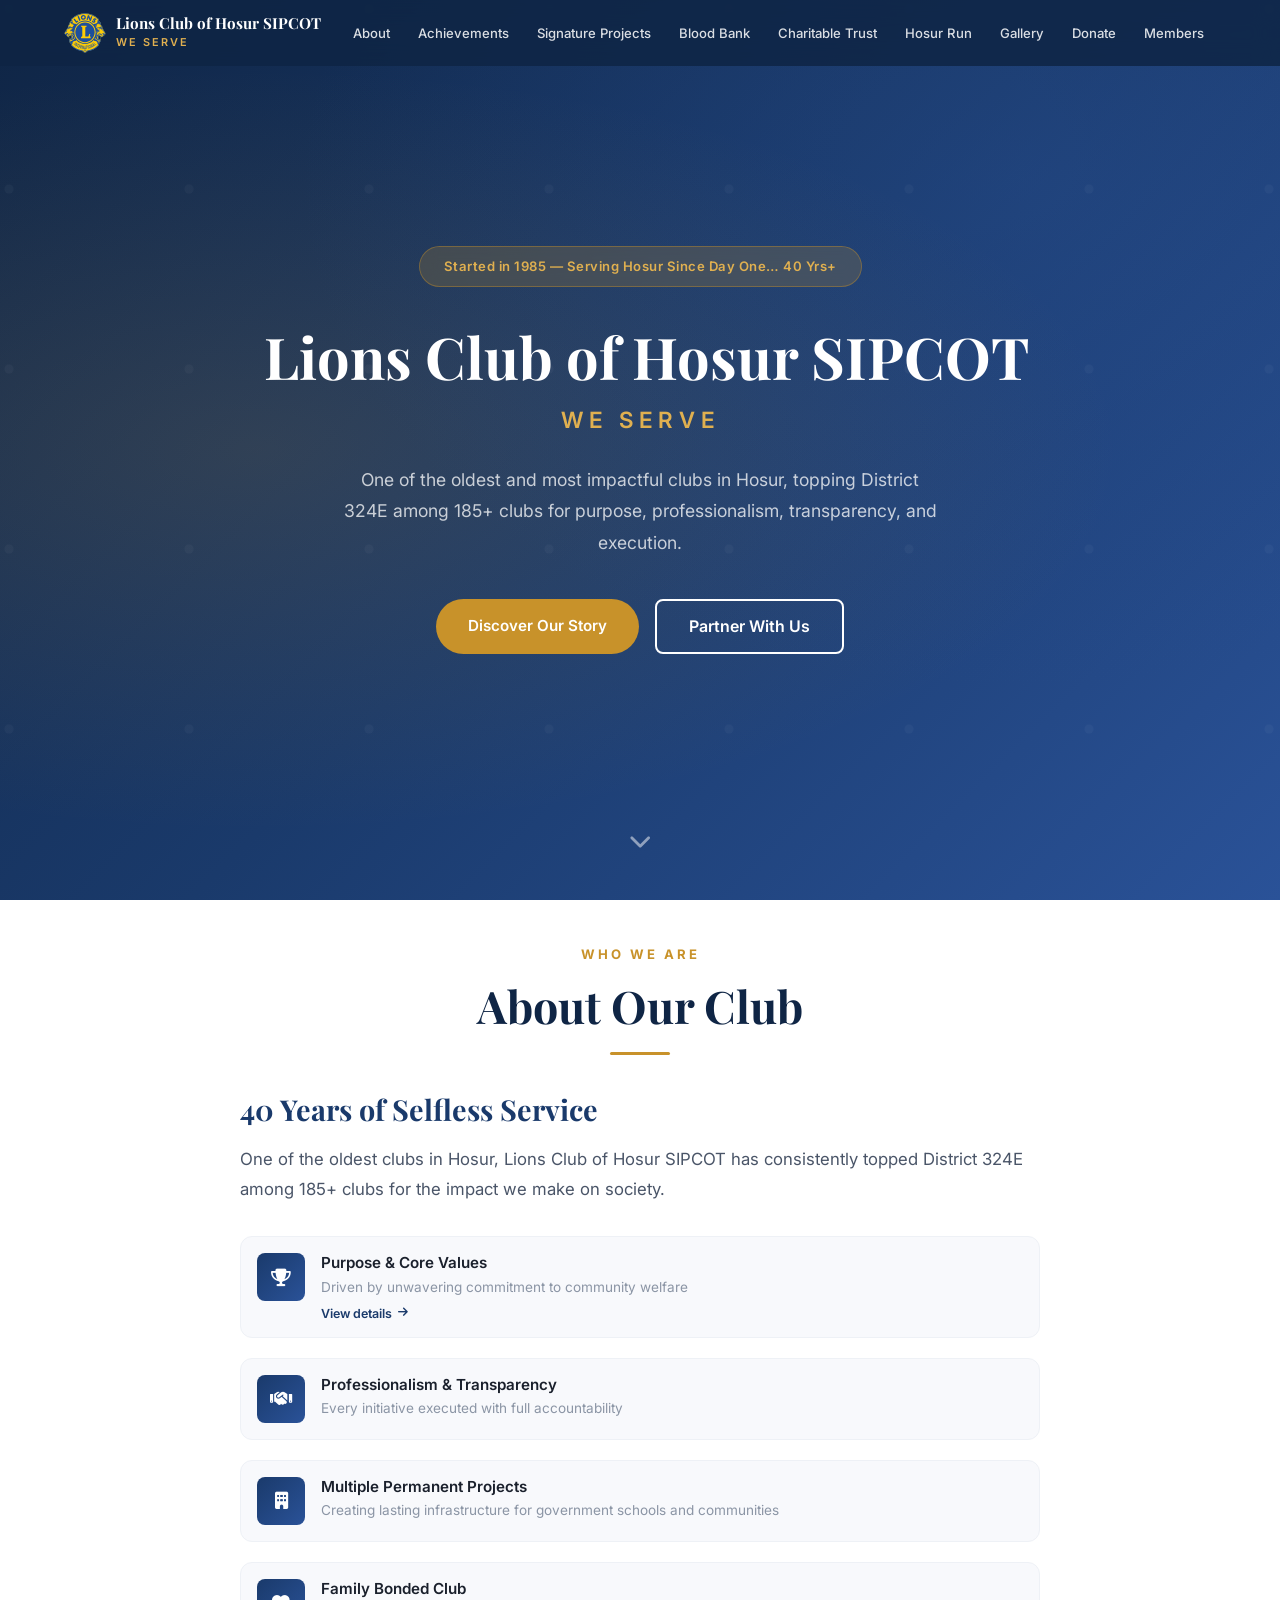
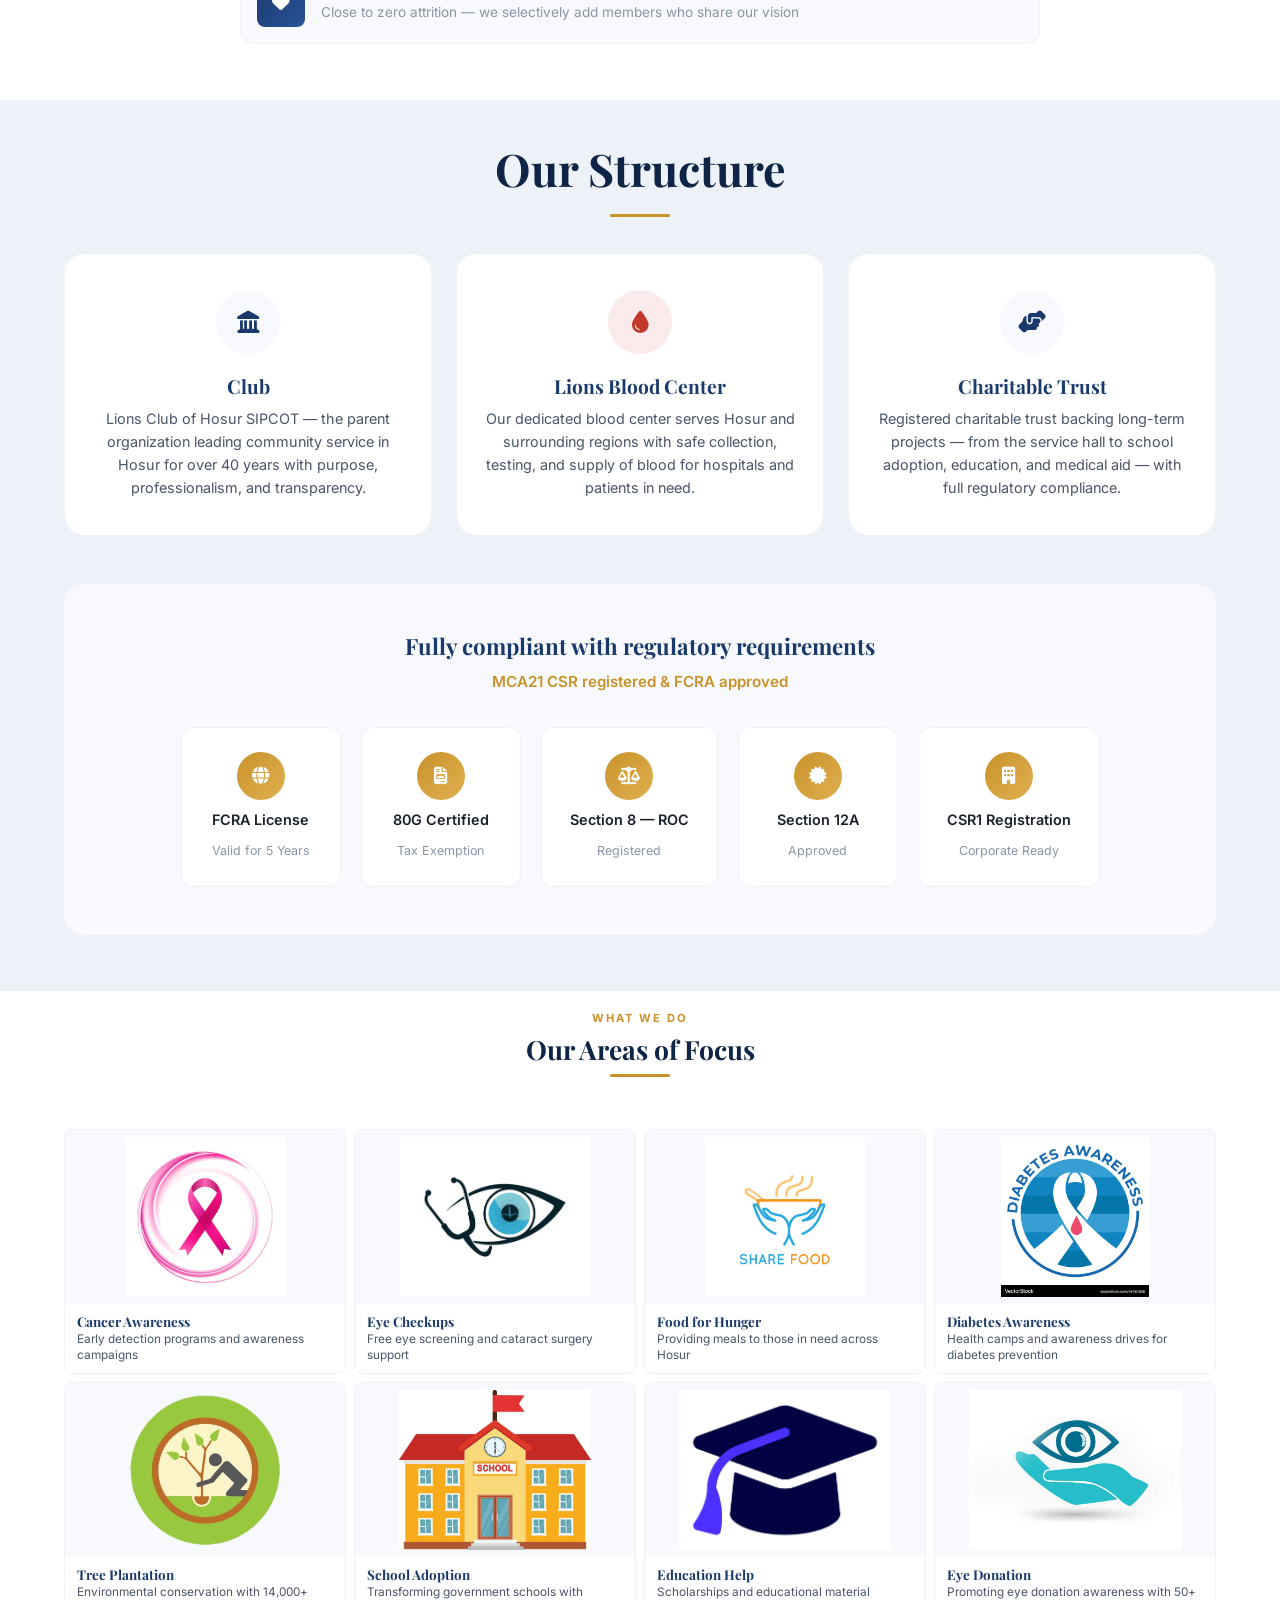
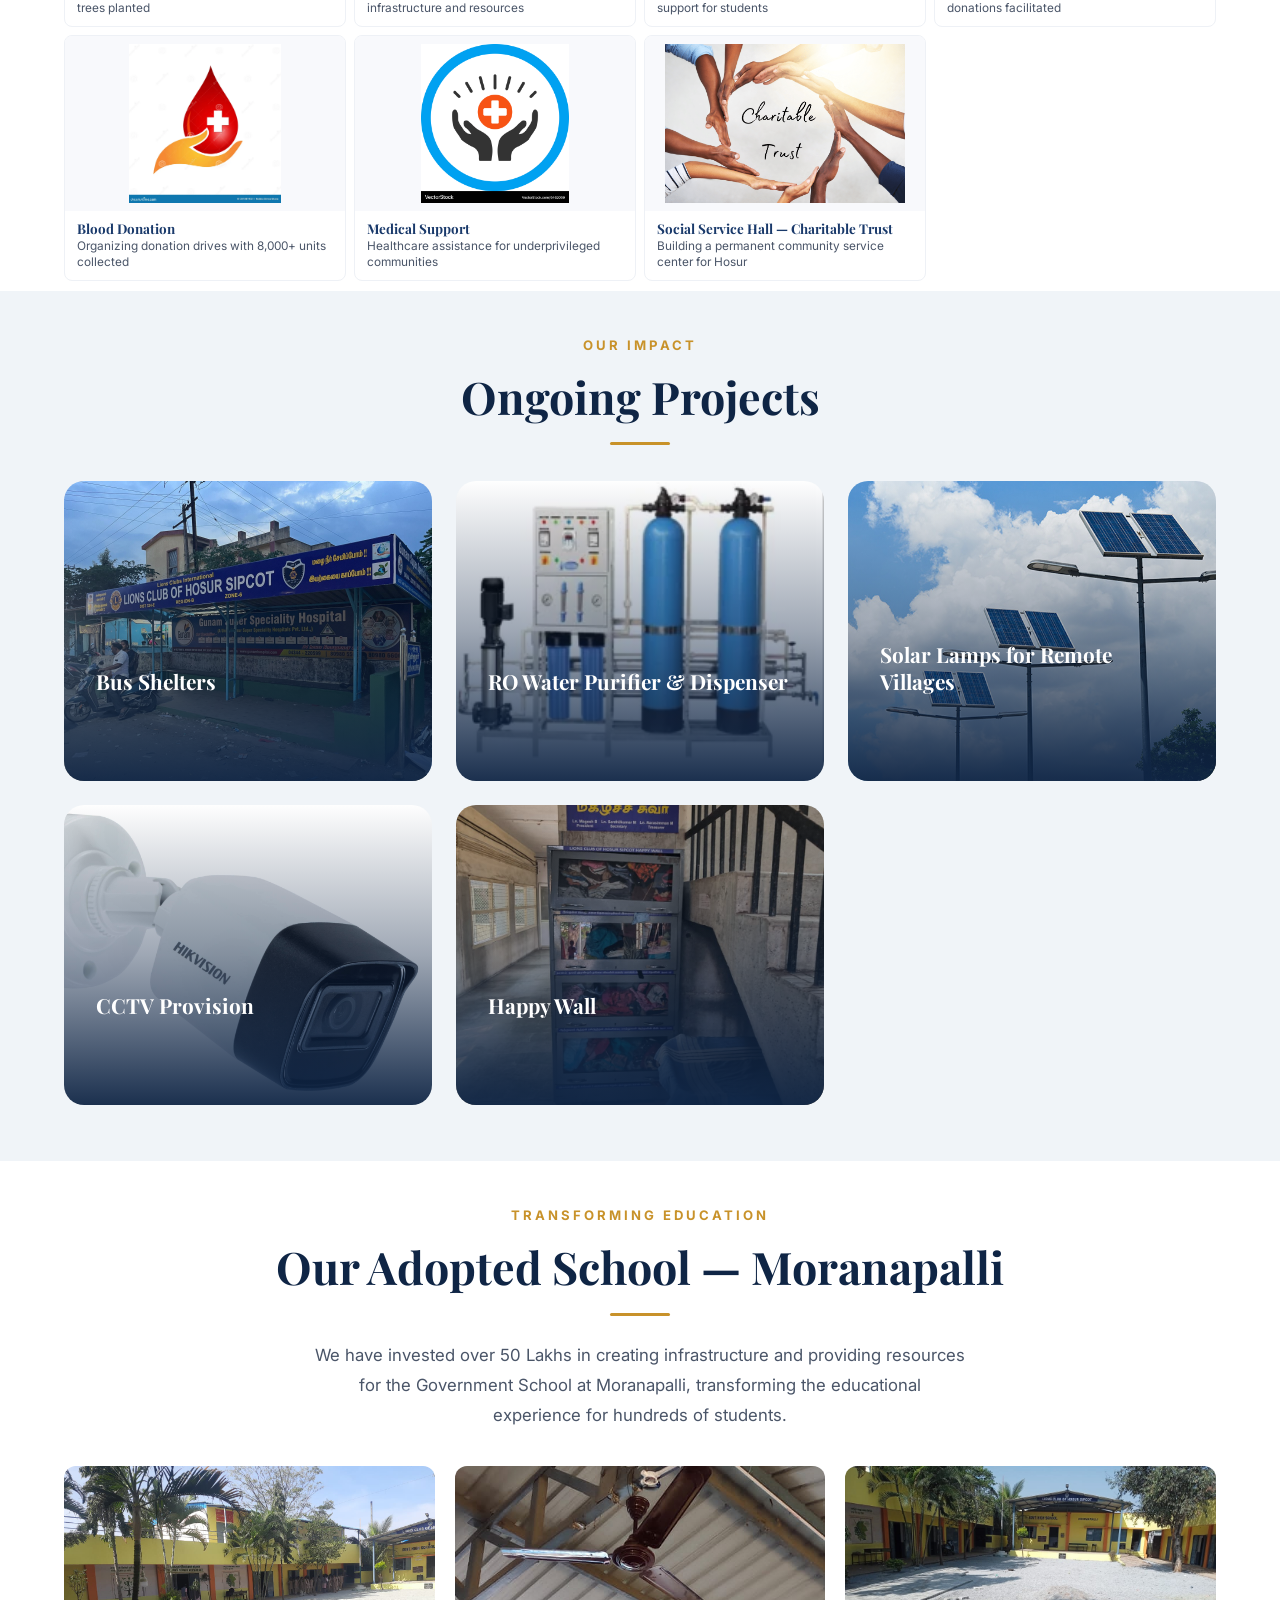
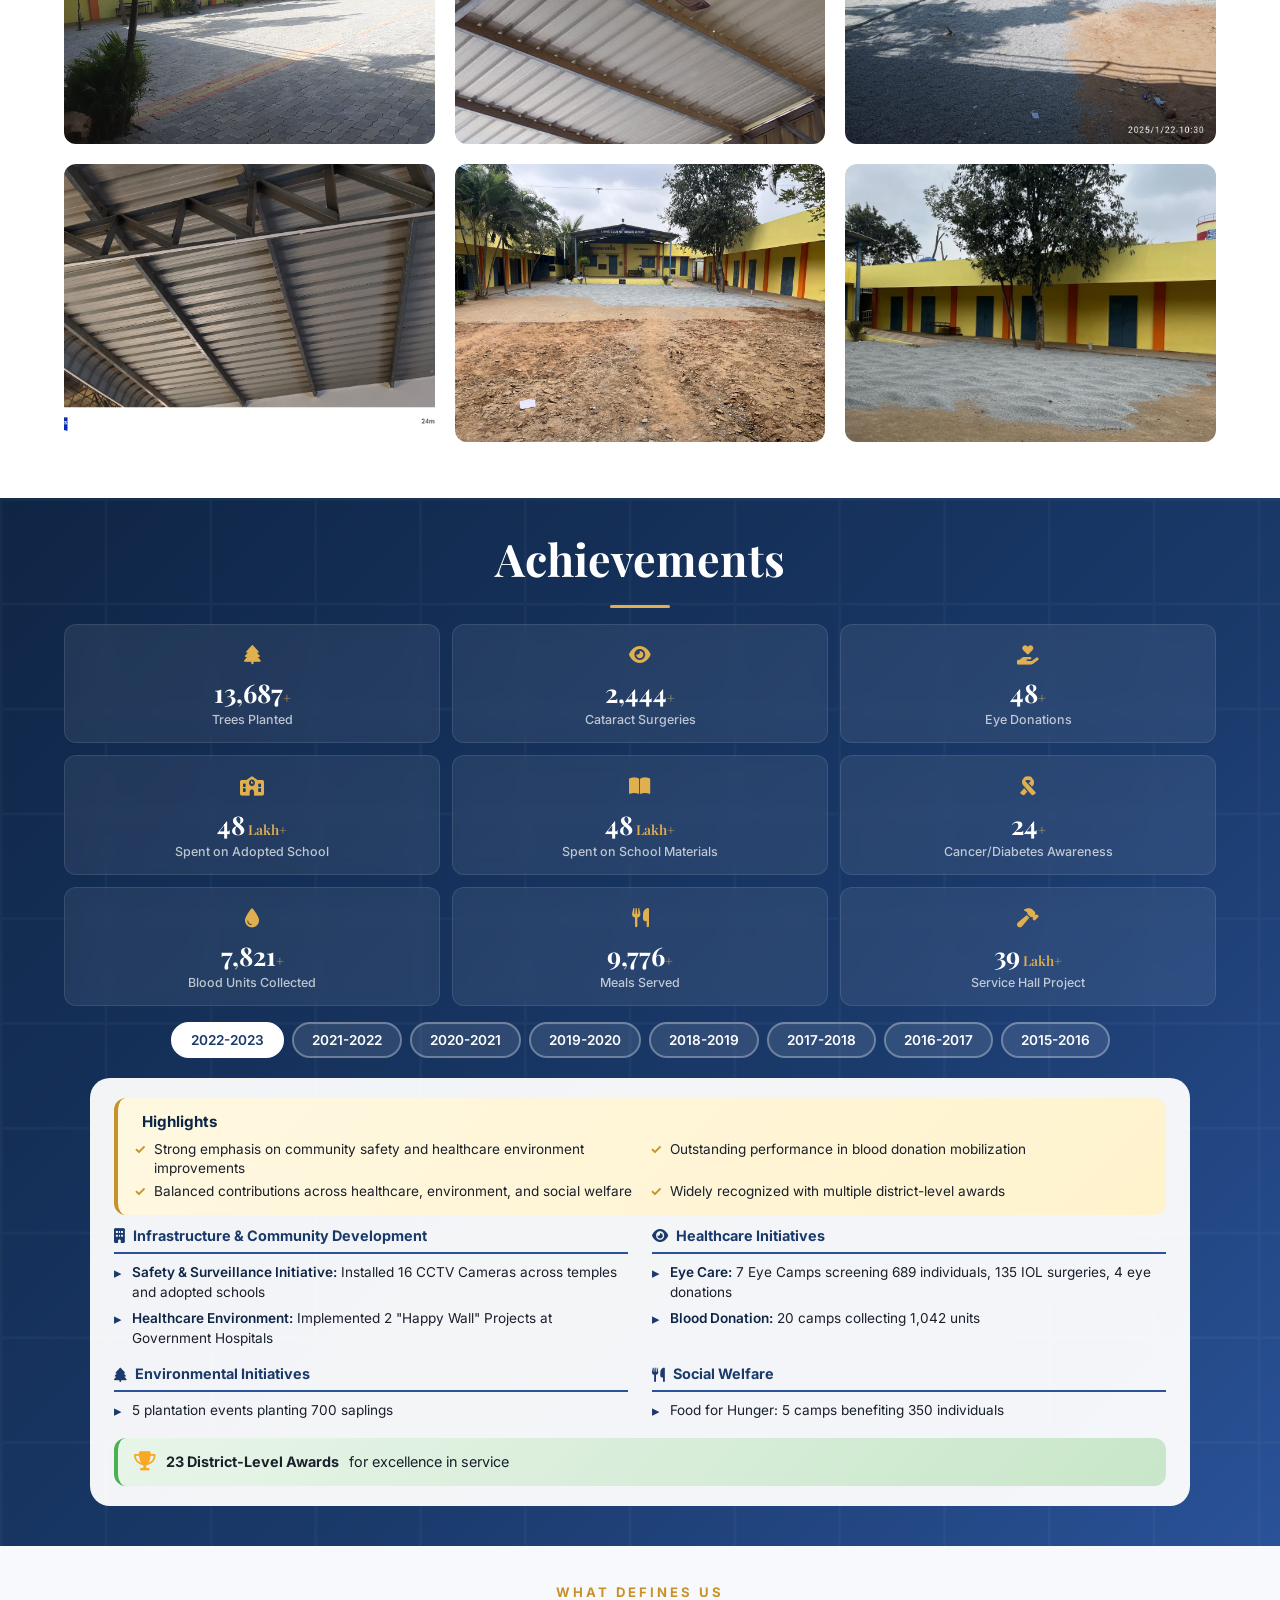
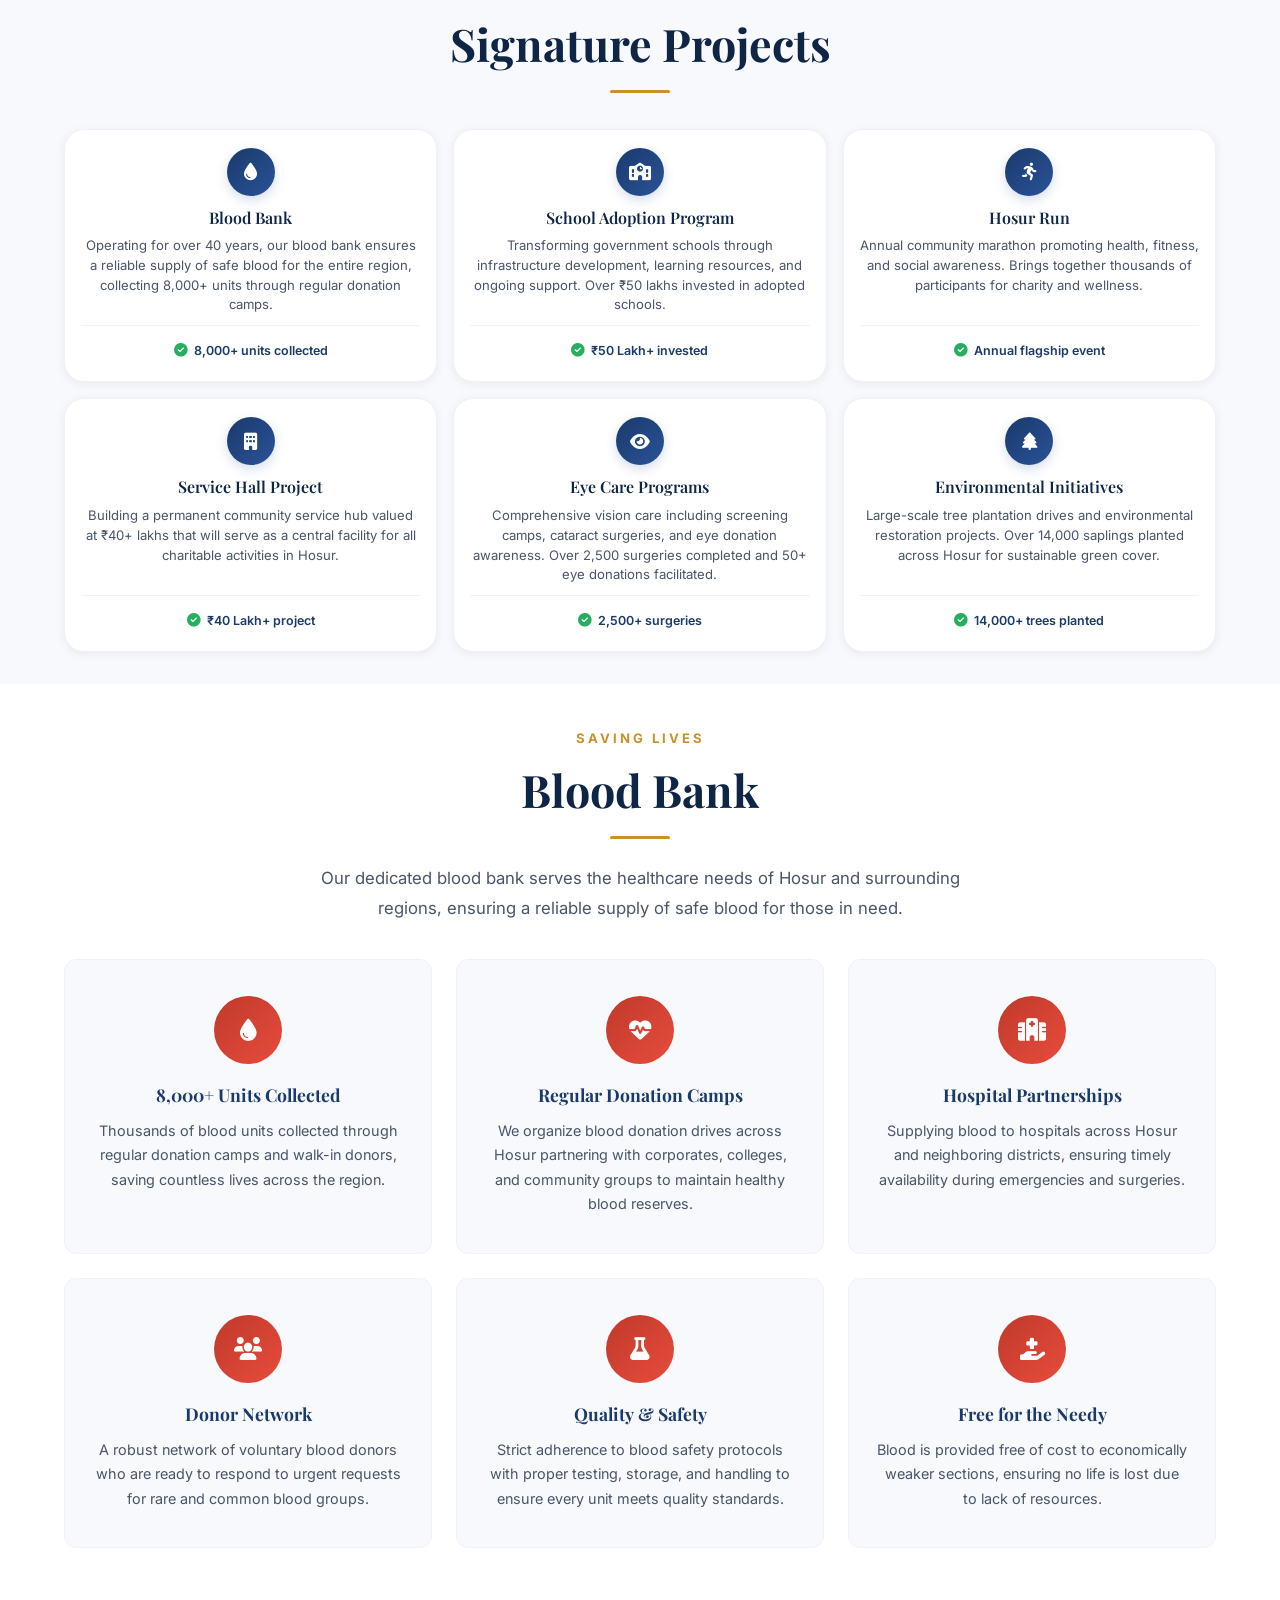
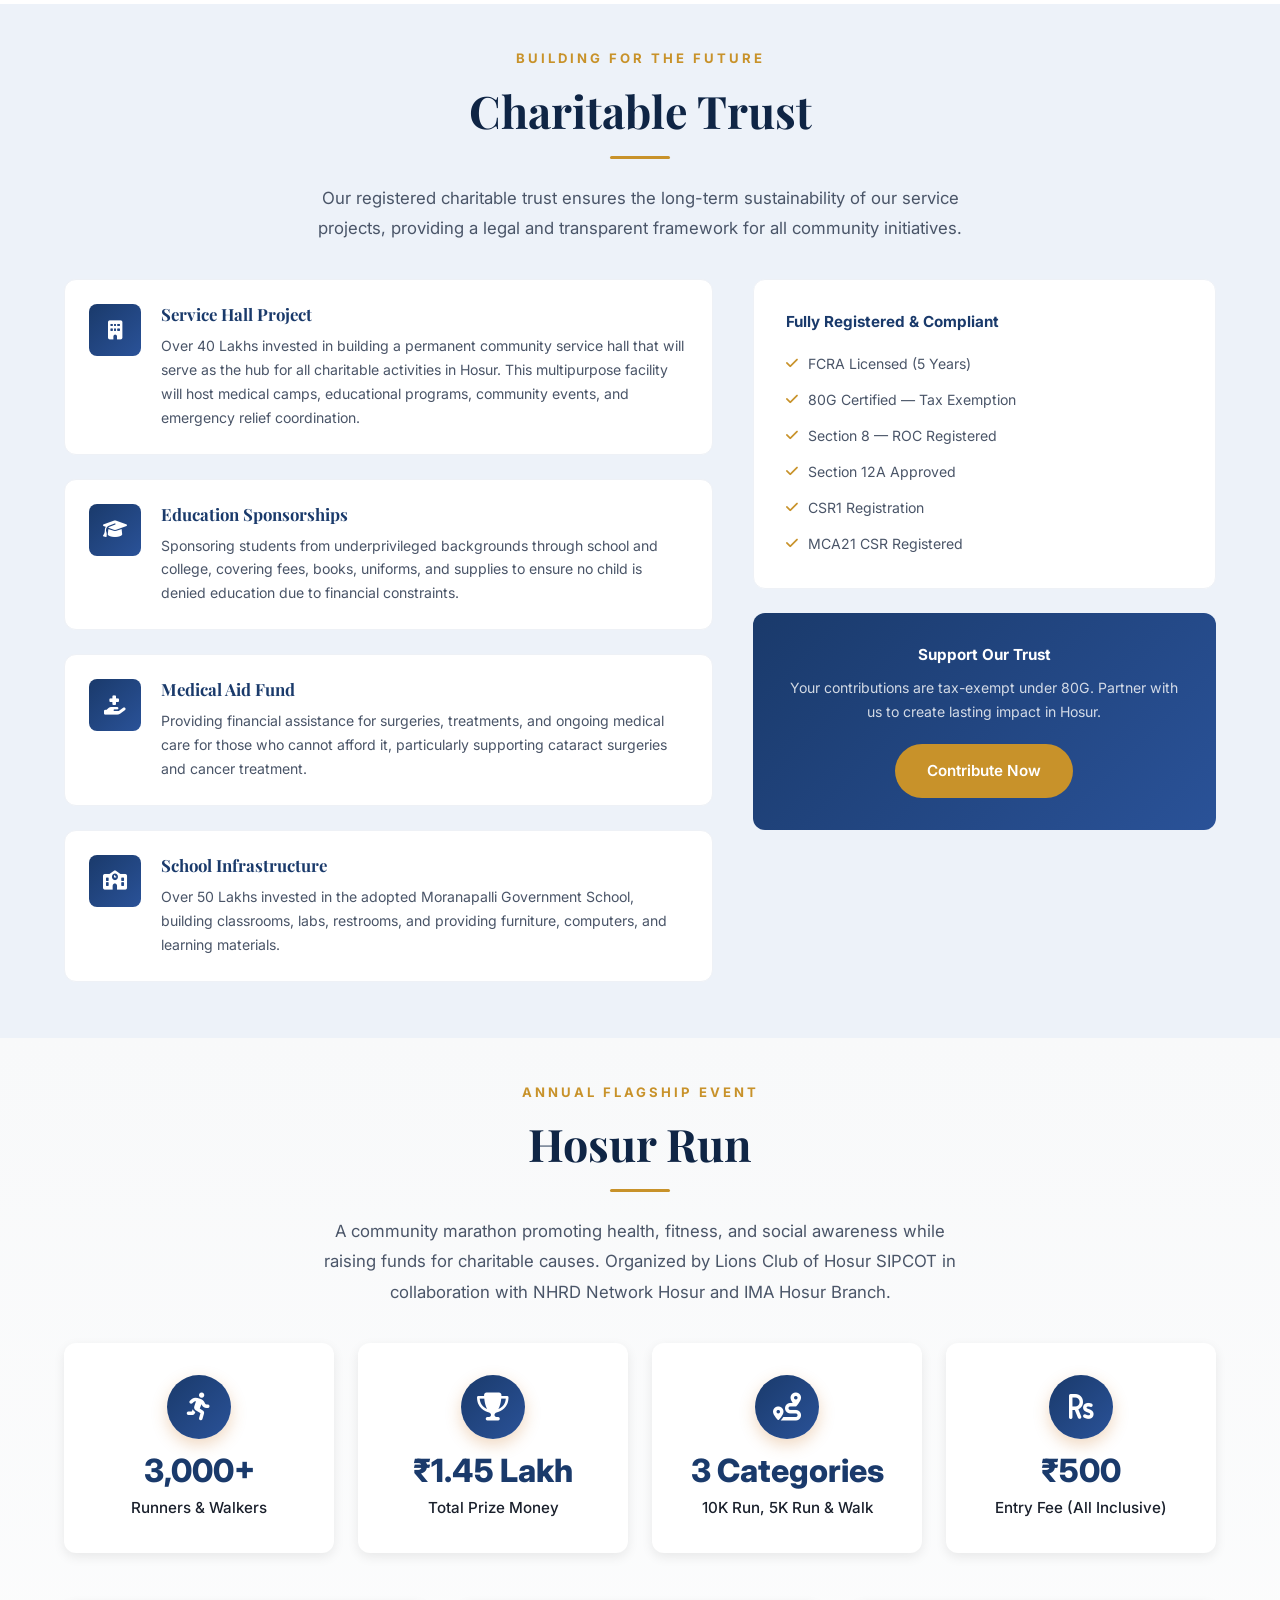
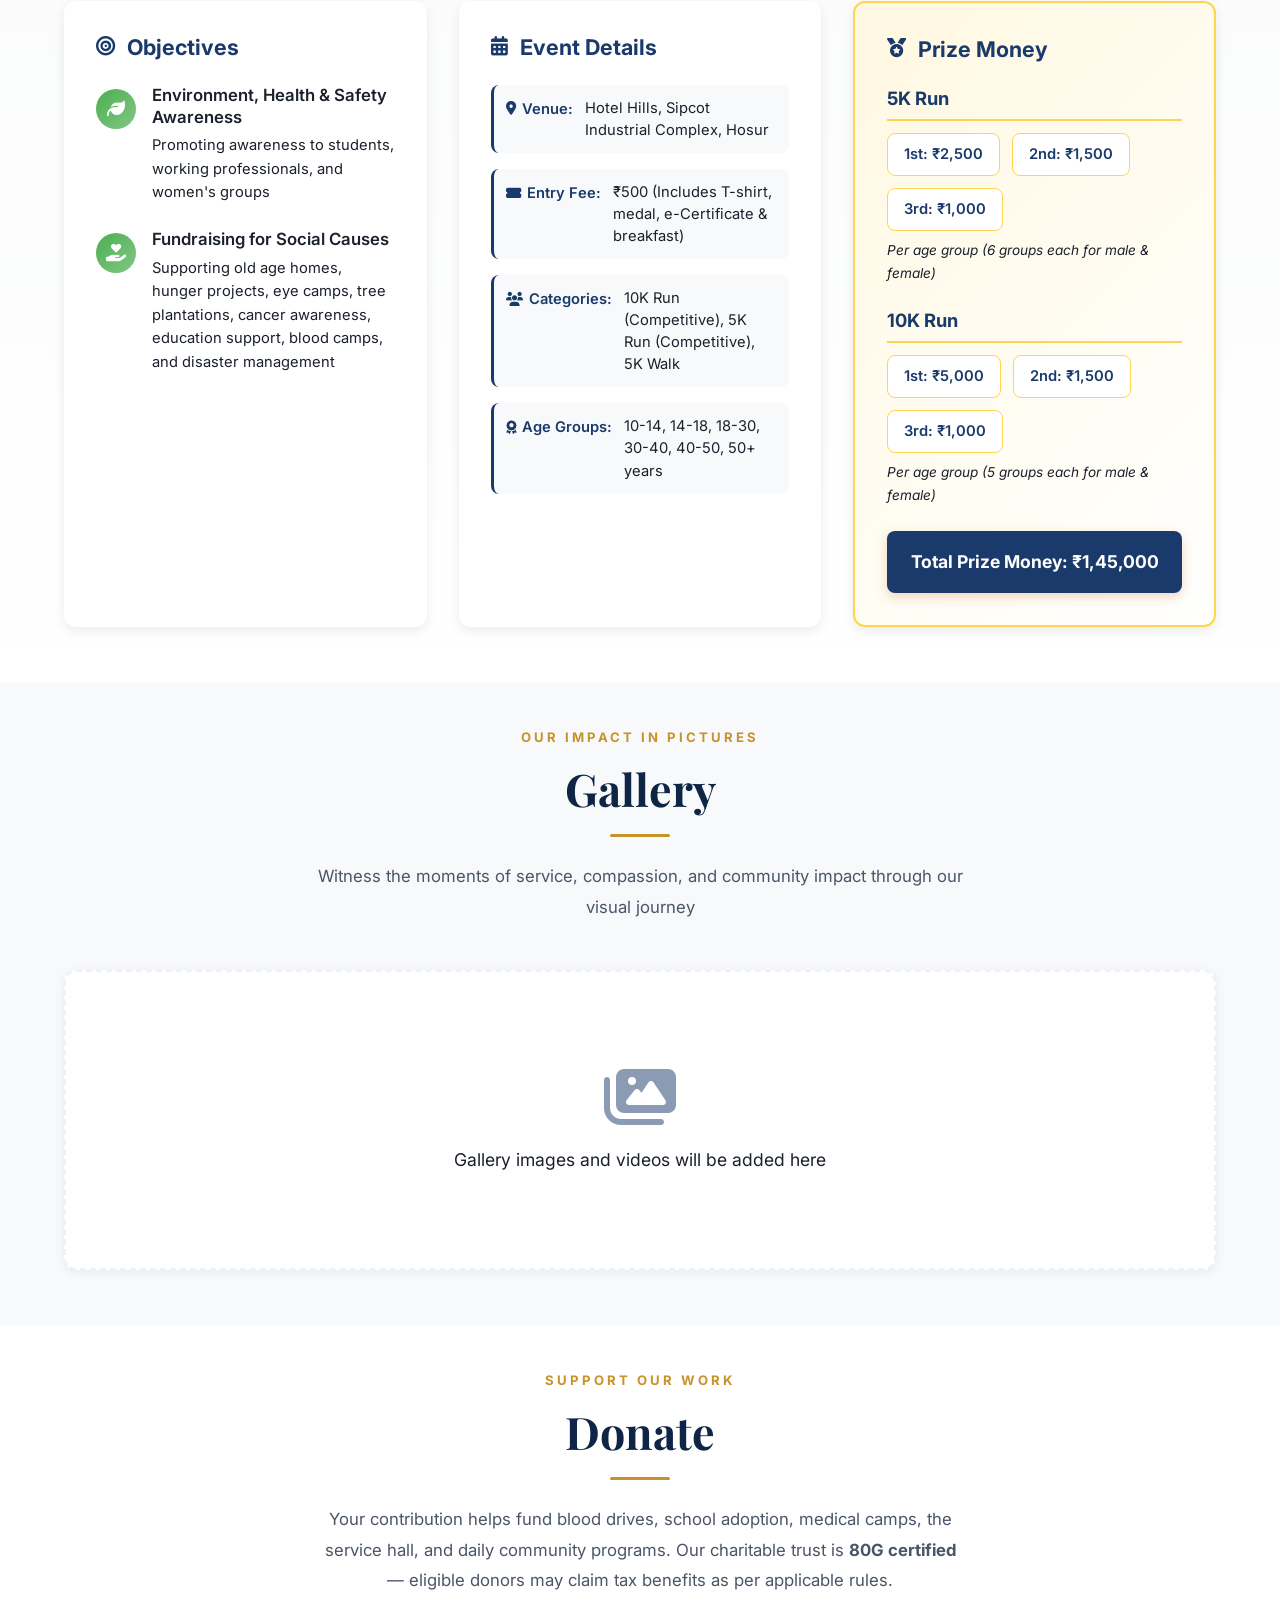
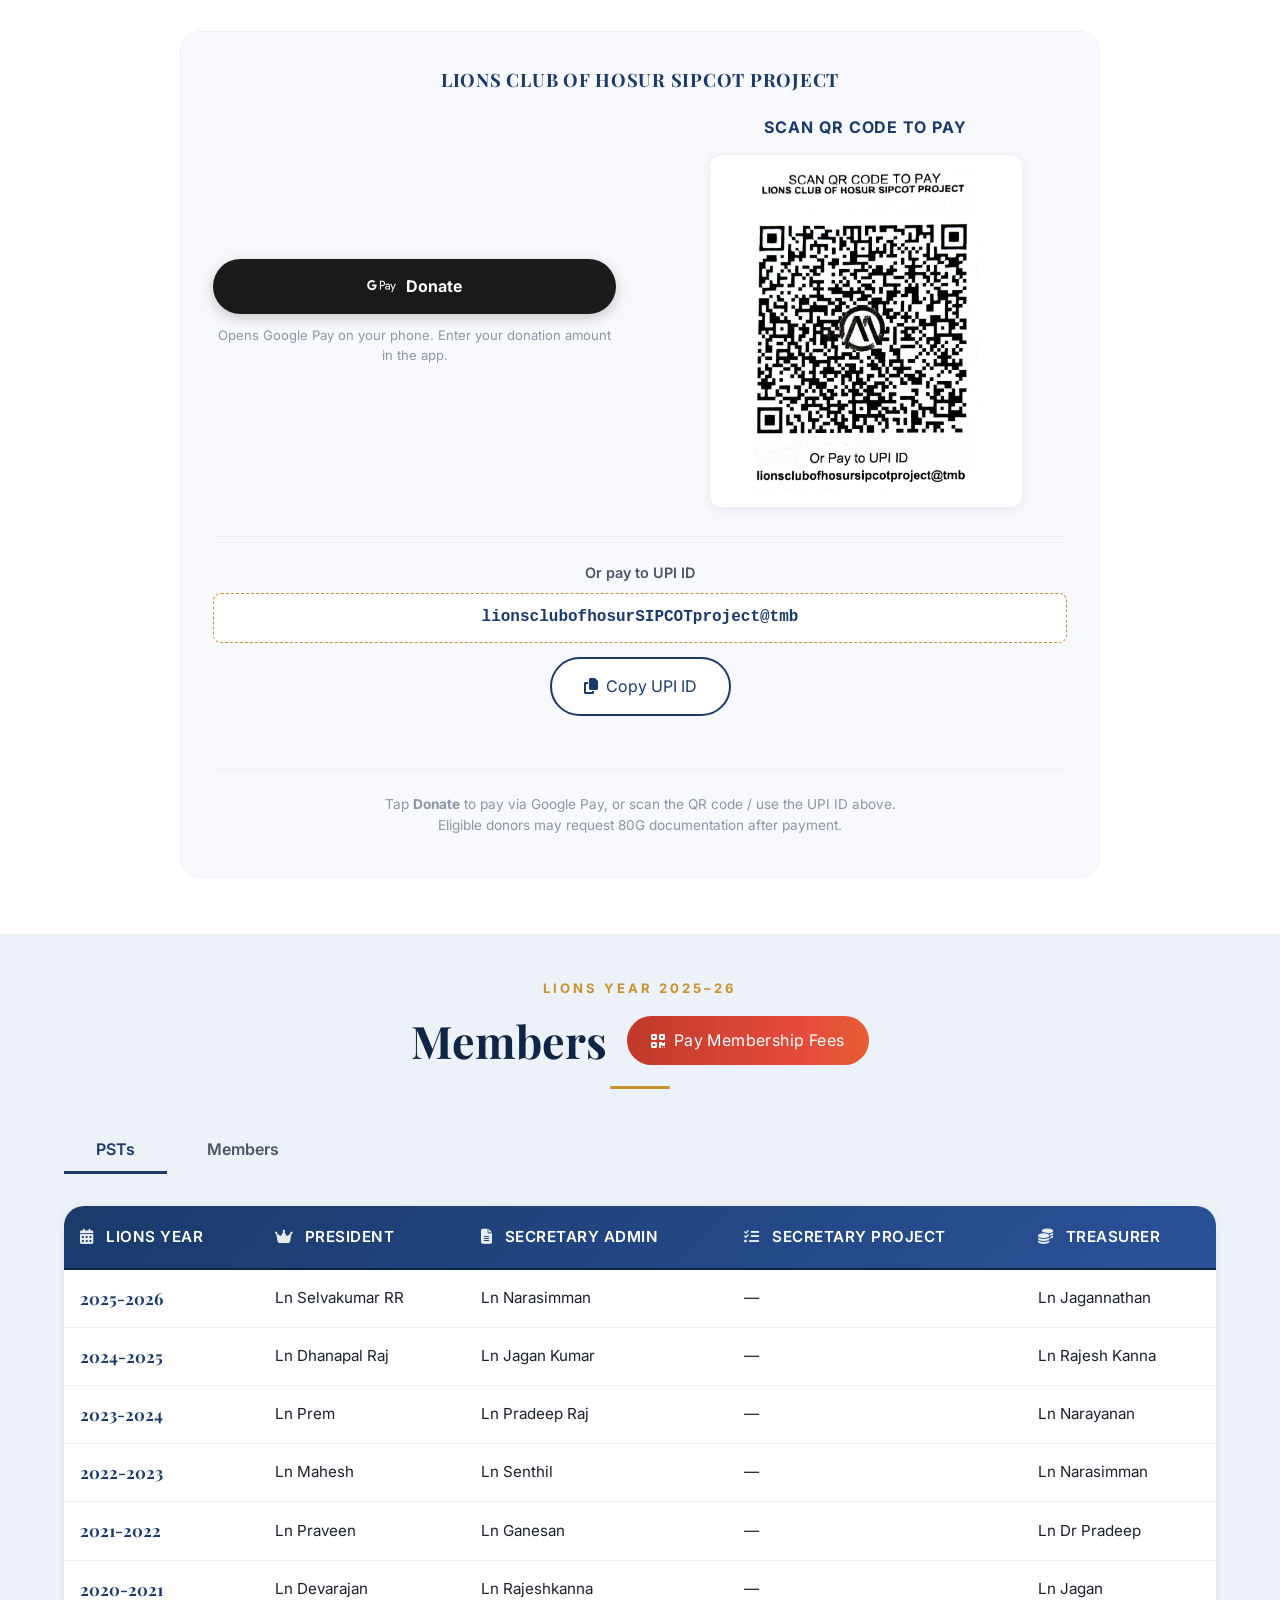
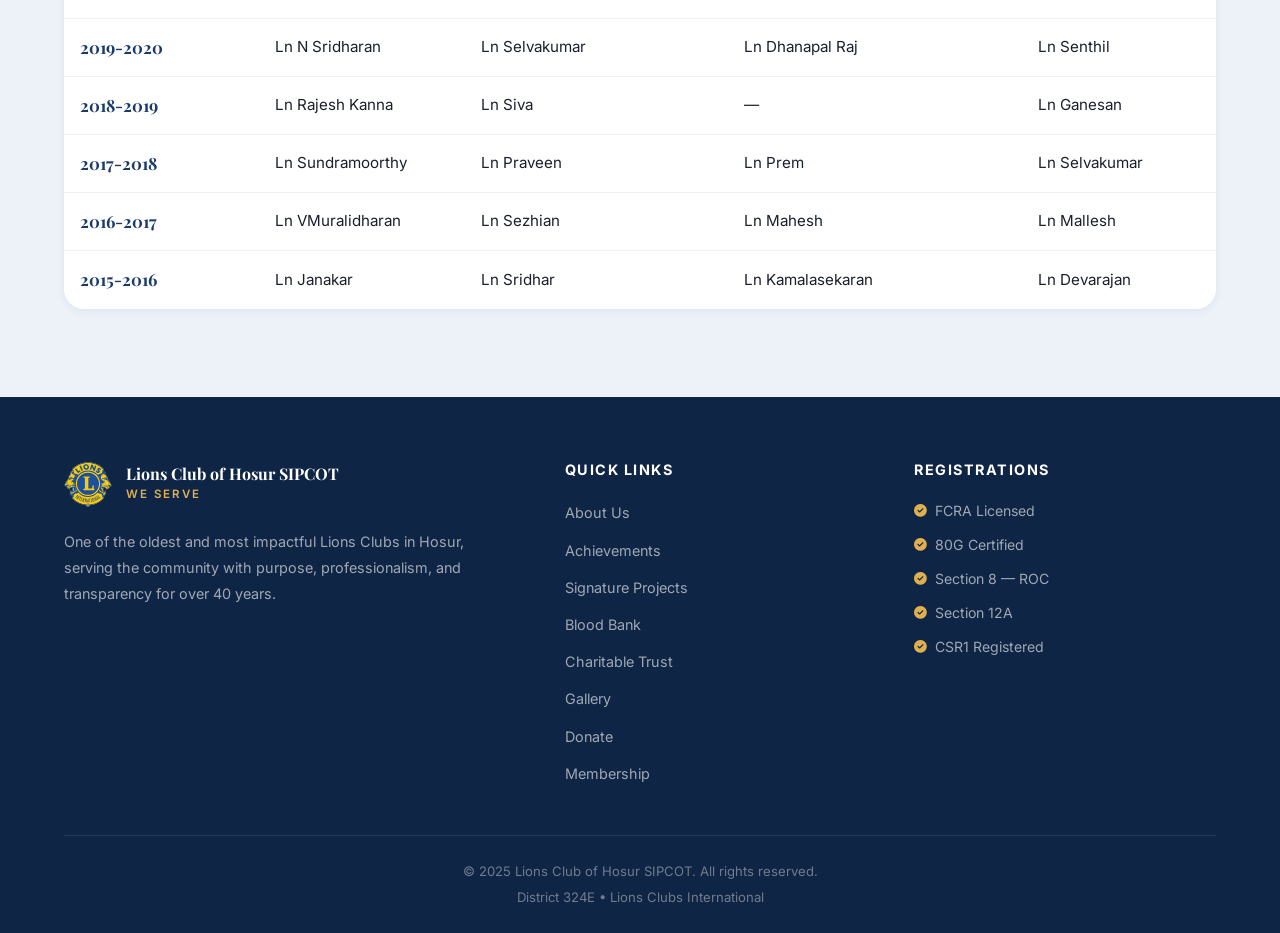
<file: index.html>
<!DOCTYPE html>
<html lang="en">
<head>
  <meta charset="UTF-8">
  <meta name="viewport" content="width=device-width, initial-scale=1.0">
  <title>Lions Club of Hosur SIPCOT | We Serve</title>
  <link rel="stylesheet" href="styles.css">
  <link rel="preconnect" href="https://fonts.googleapis.com">
  <link rel="preconnect" href="https://fonts.gstatic.com" crossorigin>
  <link href="https://fonts.googleapis.com/css2?family=Playfair+Display:wght@400;600;700&family=Inter:wght@300;400;500;600;700&display=swap" rel="stylesheet">
  <link rel="stylesheet" href="https://cdnjs.cloudflare.com/ajax/libs/font-awesome/6.5.1/css/all.min.css">
</head>
<body>

  <!-- Navigation -->
  <nav class="navbar" id="navbar">
    <div class="nav-container">
      <a href="#hero" class="nav-logo">
        <img src="images/lions-logo.svg" alt="Lions Club International Logo" class="logo-img">
        <div class="logo-text">
          <span class="logo-title">Lions Club of Hosur SIPCOT</span>
          <span class="logo-tagline">We Serve</span>
        </div>
      </a>
      <button class="nav-toggle" id="navToggle" aria-label="Toggle navigation">
        <span></span><span></span><span></span>
      </button>
      <ul class="nav-menu" id="navMenu">
        <li><a href="#about" class="nav-link">About</a></li>
        <li><a href="#achievements" class="nav-link">Achievements</a></li>
        <li><a href="#signatures" class="nav-link">Signature Projects</a></li>
        <li><a href="bloodbank.html" class="nav-link">Blood Bank</a></li>
        <li><a href="charitabletrust.html" class="nav-link">Charitable Trust</a></li>
        <li><a href="hosurrun.html" class="nav-link">Hosur Run</a></li>
        <li><a href="#gallery" class="nav-link">Gallery</a></li>
        <li><a href="#donate" class="nav-link">Donate</a></li>
        <li><a href="#membership" class="nav-link">Members</a></li>
      </ul>
    </div>
  </nav>

  <!-- Hero Section -->
  <section class="hero" id="hero">
    <div class="hero-overlay"></div>
    <div class="hero-content">
      <div class="hero-badge">Started in 1985 &mdash; Serving Hosur Since Day One&hellip; 40 Yrs+</div>
      <h1 class="hero-title">Lions Club of Hosur SIPCOT</h1>
      <p class="hero-subtitle">We Serve</p>
      <p class="hero-description">
        One of the oldest and most impactful clubs in Hosur, topping District 324E among 185+ clubs for purpose, professionalism, transparency, and execution.
      </p>
      <div class="hero-actions">
        <a href="#about" class="btn btn-primary">Discover Our Story</a>
        <button class="btn btn-outline" id="partnerModalTrigger">Partner With Us</button>
      </div>
    </div>
    <div class="hero-scroll">
      <a href="#about"><i class="fas fa-chevron-down"></i></a>
    </div>
  </section>

  <!-- About Section -->
  <section class="section about" id="about">
    <div class="container">
      <div class="section-header">
        <span class="section-label">Who We Are</span>
        <h2 class="section-title">About Our Club</h2>
        <div class="section-divider"></div>
      </div>
      <div class="about-grid">
        <div class="about-content">
          <h3>40 Years of Selfless Service</h3>
          <p>One of the oldest clubs in Hosur, Lions Club of Hosur SIPCOT has consistently topped District 324E among 185+ clubs for the impact we make on society.</p>
          <div class="about-features">
            <button type="button" class="about-feature about-feature--clickable" id="purposeModalTrigger" aria-haspopup="dialog">
              <div class="feature-icon"><i class="fas fa-trophy"></i></div>
              <div>
                <h4>Purpose &amp; Core Values</h4>
                <p>Driven by unwavering commitment to community welfare</p>
                <span class="about-feature-link">View details <i class="fas fa-arrow-right"></i></span>
              </div>
            </button>
            <div class="about-feature">
              <div class="feature-icon"><i class="fas fa-handshake"></i></div>
              <div>
                <h4>Professionalism &amp; Transparency</h4>
                <p>Every initiative executed with full accountability</p>
              </div>
            </div>
            <div class="about-feature">
              <div class="feature-icon"><i class="fas fa-building"></i></div>
              <div>
                <h4>Multiple Permanent Projects</h4>
                <p>Creating lasting infrastructure for government schools and communities</p>
              </div>
            </div>
            <div class="about-feature">
              <div class="feature-icon"><i class="fas fa-heart"></i></div>
              <div>
                <h4>Family Bonded Club</h4>
                <p>Close to zero attrition &mdash; we selectively add members who share our vision</p>
              </div>
            </div>
          </div>
        </div>
      </div>
    </div>
  </section>

  <!-- Structure Section -->
  <section class="section structure" id="structure">
    <div class="container">
      <div class="section-header">
        <h2 class="section-title">Our Structure</h2>
        <div class="section-divider"></div>
      </div>
      <div class="structure-grid">
        <div class="structure-card">
          <div class="structure-icon"><i class="fas fa-landmark"></i></div>
          <h3>Club</h3>
          <p>Lions Club of Hosur SIPCOT &mdash; the parent organization leading community service in Hosur for over 40 years with purpose, professionalism, and transparency.</p>
        </div>
        <div class="structure-card">
          <div class="structure-icon structure-icon--blood"><i class="fas fa-tint"></i></div>
          <h3>Lions Blood Center</h3>
          <p>Our dedicated blood center serves Hosur and surrounding regions with safe collection, testing, and supply of blood for hospitals and patients in need.</p>
        </div>
        <div class="structure-card">
          <div class="structure-icon"><i class="fas fa-hands-helping"></i></div>
          <h3>Charitable Trust</h3>
          <p>Registered charitable trust backing long-term projects &mdash; from the service hall to school adoption, education, and medical aid &mdash; with full regulatory compliance.</p>
        </div>
      </div>
      <div class="compliance-section">
        <h3>Fully compliant with regulatory requirements</h3>
        <p class="compliance-subtitle">MCA21 CSR registered &amp; FCRA approved</p>
        <div class="compliance-badges">
          <div class="badge">
            <div class="badge-icon"><i class="fas fa-globe"></i></div>
            <span>FCRA License</span>
            <small>Valid for 5 Years</small>
          </div>
          <div class="badge">
            <div class="badge-icon"><i class="fas fa-file-invoice"></i></div>
            <span>80G Certified</span>
            <small>Tax Exemption</small>
          </div>
          <div class="badge">
            <div class="badge-icon"><i class="fas fa-balance-scale"></i></div>
            <span>Section 8 &mdash; ROC</span>
            <small>Registered</small>
          </div>
          <div class="badge">
            <div class="badge-icon"><i class="fas fa-certificate"></i></div>
            <span>Section 12A</span>
            <small>Approved</small>
          </div>
          <div class="badge">
            <div class="badge-icon"><i class="fas fa-building"></i></div>
            <span>CSR1 Registration</span>
            <small>Corporate Ready</small>
          </div>
        </div>
      </div>
    </div>
  </section>

  <!-- Focus Areas Section -->
  <section class="section focus" id="focus">
    <div class="container">
      <div class="section-header">
        <span class="section-label">What We Do</span>
        <h2 class="section-title">Our Areas of Focus</h2>
        <div class="section-divider"></div>
        <p class="focus-subsection">Health &ndash; Education - Environment</p>
      </div>
      <div class="focus-grid">
        <div class="focus-card">
          <div class="focus-img"><img src="images/slide5_img4_Picture_6.png" alt="Cancer Awareness"></div>
          <div class="focus-content">
            <h3>Cancer Awareness</h3>
            <p>Early detection programs and awareness campaigns</p>
          </div>
        </div>
        <div class="focus-card">
          <div class="focus-img"><img src="images/slide5_img5_Picture_8.jpg" alt="Eye Checkups"></div>
          <div class="focus-content">
            <h3>Eye Checkups</h3>
            <p>Free eye screening and cataract surgery support</p>
          </div>
        </div>
        <div class="focus-card">
          <div class="focus-img"><img src="images/slide5_img6_Picture_10.jpg" alt="Food for Hunger"></div>
          <div class="focus-content">
            <h3>Food for Hunger</h3>
            <p>Providing meals to those in need across Hosur</p>
          </div>
        </div>
        <div class="focus-card">
          <div class="focus-img"><img src="images/slide5_img3_Picture_4.jpg" alt="Diabetes Awareness"></div>
          <div class="focus-content">
            <h3>Diabetes Awareness</h3>
            <p>Health camps and awareness drives for diabetes prevention</p>
          </div>
        </div>
        <div class="focus-card">
          <div class="focus-img"><img src="images/slide5_img7_Picture_14.png" alt="Tree Plantation"></div>
          <div class="focus-content">
            <h3>Tree Plantation</h3>
            <p>Environmental conservation with 14,000+ trees planted</p>
          </div>
        </div>
        <div class="focus-card">
          <div class="focus-img"><img src="images/slide5_img8_Picture_16.jpg" alt="School Adoption"></div>
          <div class="focus-content">
            <h3>School Adoption</h3>
            <p>Transforming government schools with infrastructure and resources</p>
          </div>
        </div>
        <div class="focus-card">
          <div class="focus-img"><img src="images/slide5_img9_Picture_18.png" alt="Education Help"></div>
          <div class="focus-content">
            <h3>Education Help</h3>
            <p>Scholarships and educational material support for students</p>
          </div>
        </div>
        <div class="focus-card">
          <div class="focus-img"><img src="images/slide5_img10_Picture_22.jpg" alt="Eye Donation"></div>
          <div class="focus-content">
            <h3>Eye Donation</h3>
            <p>Promoting eye donation awareness with 50+ donations facilitated</p>
          </div>
        </div>
        <div class="focus-card">
          <div class="focus-img"><img src="images/slide5_img11_Picture_30.png" alt="Blood Donation"></div>
          <div class="focus-content">
            <h3>Blood Donation</h3>
            <p>Organizing donation drives with 8,000+ units collected</p>
          </div>
        </div>
        <div class="focus-card">
          <div class="focus-img"><img src="images/slide5_img12_Picture_32.jpg" alt="Medical Support"></div>
          <div class="focus-content">
            <h3>Medical Support</h3>
            <p>Healthcare assistance for underprivileged communities</p>
          </div>
        </div>
        <div class="focus-card">
          <div class="focus-img"><img src="images/slide5_img13_Picture_34.png" alt="Service Hall"></div>
          <div class="focus-content">
            <h3>Social Service Hall &mdash; Charitable Trust</h3>
            <p>Building a permanent community service center for Hosur</p>
          </div>
        </div>
      </div>
    </div>
  </section>

  <!-- Ongoing Projects Section -->
  <section class="section projects" id="projects">
    <div class="container">
      <div class="section-header">
        <span class="section-label">Our Impact</span>
        <h2 class="section-title">Ongoing Projects</h2>
        <div class="section-divider"></div>
      </div>
      <div class="projects-grid">
        <div class="project-card">
          <div class="project-img"><img src="images/slide7_img3_Picture_22.jpg" alt="Bus Shelters"></div>
          <div class="project-overlay">
            <h3>Bus Shelters</h3>
            <p>Building and maintaining bus shelters across Hosur for public convenience</p>
          </div>
        </div>
        <div class="project-card">
          <div class="project-img"><img src="images/slide7_img2_Picture_18.png" alt="RO Water Purifier"></div>
          <div class="project-overlay">
            <h3>RO Water Purifier &amp; Dispenser</h3>
            <p>Providing clean drinking water access to the public</p>
          </div>
        </div>
        <div class="project-card">
          <div class="project-img"><img src="images/slide7_img5_Picture_20.jpg" alt="Solar Lamps"></div>
          <div class="project-overlay">
            <h3>Solar Lamps for Remote Villages</h3>
            <p>Bringing sustainable lighting to underserved communities</p>
          </div>
        </div>
        <div class="project-card">
          <div class="project-img"><img src="images/slide7_img11_Picture_16.jpg" alt="CCTV Provision"></div>
          <div class="project-overlay">
            <h3>CCTV Provision</h3>
            <p>Enhancing public safety through surveillance infrastructure</p>
          </div>
        </div>
        <div class="project-card">
          <div class="project-img"><img src="images/slide7_img13_Picture_10.jpg" alt="Happy Wall"></div>
          <div class="project-overlay">
            <h3>Happy Wall</h3>
            <p>Community initiative to spread joy and sharing</p>
          </div>
        </div>
      </div>
    </div>
  </section>

  <!-- School Adoption Section -->
  <section class="section school" id="school">
    <div class="container">
      <div class="section-header">
        <span class="section-label">Transforming Education</span>
        <h2 class="section-title">Our Adopted School &mdash; Moranapalli</h2>
        <div class="section-divider"></div>
        <p class="section-description">
          We have invested over 50 Lakhs in creating infrastructure and providing resources for the Government School at Moranapalli, transforming the educational experience for hundreds of students.
        </p>
      </div>
      <div class="school-gallery">
        <div class="school-img"><img src="images/slide8_img2_Picture_15.jpg" alt="School Project 1"></div>
        <div class="school-img"><img src="images/slide8_img3_Picture_13.jpg" alt="School Project 2"></div>
        <div class="school-img"><img src="images/slide8_img4_Picture_19.jpg" alt="School Project 3"></div>
        <div class="school-img"><img src="images/slide8_img5_Picture_11.jpg" alt="School Project 4"></div>
        <div class="school-img"><img src="images/slide8_img6_Picture_17.jpg" alt="School Project 5"></div>
        <div class="school-img"><img src="images/slide8_img7_Picture_21.jpg" alt="School Project 6"></div>
      </div>
    </div>
  </section>

  <!-- Achievements Section -->
  <section class="section achievements" id="achievements">
    <div class="achievements-overlay"></div>
    <div class="container">
      <div class="section-header light">
        <h2 class="section-title">Achievements</h2>
        <div class="section-divider"></div>
      </div>

      <!-- Overall Stats Grid -->
      <div class="stats-grid">
        <div class="stat-card">
          <div class="stat-icon"><i class="fas fa-tree"></i></div>
          <div class="stat-value"><span class="stat-number" data-target="14000">0</span><span class="stat-suffix">+</span></div>
          <div class="stat-label">Trees Planted</div>
        </div>
        <div class="stat-card">
          <div class="stat-icon"><i class="fas fa-eye"></i></div>
          <div class="stat-value"><span class="stat-number" data-target="2500">0</span><span class="stat-suffix">+</span></div>
          <div class="stat-label">Cataract Surgeries</div>
        </div>
        <div class="stat-card">
          <div class="stat-icon"><i class="fas fa-hand-holding-heart"></i></div>
          <div class="stat-value"><span class="stat-number" data-target="50">0</span><span class="stat-suffix">+</span></div>
          <div class="stat-label">Eye Donations</div>
        </div>
        <div class="stat-card">
          <div class="stat-icon"><i class="fas fa-school"></i></div>
          <div class="stat-value"><span class="stat-number" data-target="50">0</span><span class="stat-suffix"> Lakh+</span></div>
          <div class="stat-label">Spent on Adopted School</div>
        </div>
        <div class="stat-card">
          <div class="stat-icon"><i class="fas fa-book-open"></i></div>
          <div class="stat-value"><span class="stat-number" data-target="50">0</span><span class="stat-suffix"> Lakh+</span></div>
          <div class="stat-label">Spent on School Materials</div>
        </div>
        <div class="stat-card">
          <div class="stat-icon"><i class="fas fa-ribbon"></i></div>
          <div class="stat-value"><span class="stat-number" data-target="25">0</span><span class="stat-suffix">+</span></div>
          <div class="stat-label">Cancer/Diabetes Awareness</div>
        </div>
        <div class="stat-card">
          <div class="stat-icon"><i class="fas fa-tint"></i></div>
          <div class="stat-value"><span class="stat-number" data-target="8000">0</span><span class="stat-suffix">+</span></div>
          <div class="stat-label">Blood Units Collected</div>
        </div>
        <div class="stat-card">
          <div class="stat-icon"><i class="fas fa-utensils"></i></div>
          <div class="stat-value"><span class="stat-number" data-target="10000">0</span><span class="stat-suffix">+</span></div>
          <div class="stat-label">Meals Served</div>
        </div>
        <div class="stat-card">
          <div class="stat-icon"><i class="fas fa-hammer"></i></div>
          <div class="stat-value"><span class="stat-number" data-target="40">0</span><span class="stat-suffix"> Lakh+</span></div>
          <div class="stat-label">Service Hall Project</div>
        </div>
      </div>

      <!-- Year-wise Achievements -->
      <div class="achievements-yearwise">
        <!-- Year Buttons -->
        <div class="year-buttons">
          <button class="year-btn active" data-year="2022-2023">2022-2023</button>
          <button class="year-btn" data-year="2021-2022">2021-2022</button>
          <button class="year-btn" data-year="2020-2021">2020-2021</button>
          <button class="year-btn" data-year="2019-2020">2019-2020</button>
          <button class="year-btn" data-year="2018-2019">2018-2019</button>
          <button class="year-btn" data-year="2017-2018">2017-2018</button>
          <button class="year-btn" data-year="2016-2017">2016-2017</button>
          <button class="year-btn" data-year="2015-2016">2015-2016</button>
        </div>

        <!-- Year Content Containers -->
        
        <!-- 2022-2023 -->
        <div class="year-content active" id="year-2022-2023">
          <div class="year-highlights">
            <h4><i class="fas fa-sparkles"></i> Highlights</h4>
            <ul>
              <li>Strong emphasis on community safety and healthcare environment improvements</li>
              <li>Outstanding performance in blood donation mobilization</li>
              <li>Balanced contributions across healthcare, environment, and social welfare</li>
              <li>Widely recognized with multiple district-level awards</li>
            </ul>
          </div>

          <div class="achievement-category">
            <h4><i class="fas fa-building"></i> Infrastructure & Community Development</h4>
            <ul>
              <li><strong>Safety & Surveillance Initiative:</strong> Installed 16 CCTV Cameras across temples and adopted schools</li>
              <li><strong>Healthcare Environment:</strong> Implemented 2 "Happy Wall" Projects at Government Hospitals</li>
            </ul>
          </div>

          <div class="achievement-category">
            <h4><i class="fas fa-eye"></i> Healthcare Initiatives</h4>
            <ul>
              <li><strong>Eye Care:</strong> 7 Eye Camps screening 689 individuals, 135 IOL surgeries, 4 eye donations</li>
              <li><strong>Blood Donation:</strong> 20 camps collecting 1,042 units</li>
            </ul>
          </div>

          <div class="achievement-category">
            <h4><i class="fas fa-tree"></i> Environmental Initiatives</h4>
            <ul>
              <li>5 plantation events planting 700 saplings</li>
            </ul>
          </div>

          <div class="achievement-category">
            <h4><i class="fas fa-utensils"></i> Social Welfare</h4>
            <ul>
              <li>Food for Hunger: 5 camps benefiting 350 individuals</li>
            </ul>
          </div>

          <div class="achievement-awards">
            <i class="fas fa-trophy"></i> <strong>23 District-Level Awards</strong> for excellence in service
          </div>
        </div>

        <!-- 2021-2022 -->
        <div class="year-content" id="year-2021-2022">
          <div class="year-highlights">
            <h4><i class="fas fa-sparkles"></i> Highlights</h4>
            <ul>
              <li>Strong contribution to healthcare infrastructure and emergency support</li>
              <li>Leadership in large-scale blood donation and environmental initiatives</li>
              <li>Focus on sustainability, community health, and rural development</li>
              <li>Recognized as a top-performing unit in the district</li>
            </ul>
          </div>

          <div class="achievement-category">
            <h4><i class="fas fa-building"></i> Infrastructure & Community Development</h4>
            <ul>
              <li><strong>Compound Wall:</strong> Built wall for LCHS land</li>
              <li><strong>Solar Energy:</strong> Installed 6 Solar Lights in Irudhu Kottai homes</li>
              <li><strong>Healthcare:</strong> Donated 2 Oxygen Concentrators to Government Hospital, Hosur</li>
            </ul>
          </div>

          <div class="achievement-category">
            <h4><i class="fas fa-eye"></i> Healthcare Initiatives</h4>
            <ul>
              <li><strong>Eye Care:</strong> 6 Eye Camps screening 647 individuals, 133 IOL surgeries, 11 eye donations</li>
              <li><strong>Blood Donation:</strong> 13 camps collecting 1,176 units</li>
              <li><strong>Health Programs:</strong> Medical Camps with Diabetic Screening & Awareness, Hosur Run Marathon</li>
            </ul>
          </div>

          <div class="achievement-category">
            <h4><i class="fas fa-tree"></i> Environmental Initiatives</h4>
            <ul>
              <li>4 plantation events planting 3,840 saplings</li>
            </ul>
          </div>

          <div class="achievement-category">
            <h4><i class="fas fa-utensils"></i> Social Welfare</h4>
            <ul>
              <li>Food for Hunger: 6 camps benefiting 347 individuals</li>
            </ul>
          </div>

          <div class="achievement-awards">
            <i class="fas fa-trophy"></i> <strong>1st Position in District 324 E</strong> with multiple district-level awards
          </div>
        </div>

        <!-- 2020-2021 -->
        <div class="year-content" id="year-2020-2021">
          <div class="year-highlights">
            <h4><i class="fas fa-sparkles"></i> Highlights</h4>
            <ul>
              <li>Strong focus on infrastructure support for healthcare systems</li>
              <li>Major contribution to environmental sustainability through large-scale plantation</li>
              <li>Balanced impact across healthcare, social welfare, and resource conservation</li>
            </ul>
          </div>

          <div class="achievement-category">
            <h4><i class="fas fa-hospital"></i> Healthcare Infrastructure</h4>
            <ul>
              <li>Donated Camp Equipment for Blood Bank operations</li>
              <li>Provided Laser Printer to Government PHC, Thally</li>
              <li>Supplied Blood Bag Carriers</li>
              <li>Implemented 4 Rainwater Harvesting Projects</li>
            </ul>
          </div>

          <div class="achievement-category">
            <h4><i class="fas fa-eye"></i> Healthcare Initiatives</h4>
            <ul>
              <li><strong>Eye Care:</strong> 2 Eye Camps screening 248 individuals, 42 IOL surgeries, 3 eye donations</li>
              <li><strong>Blood Donation:</strong> 3 camps collecting 375 units</li>
              <li>1 Cancer Awareness Program</li>
            </ul>
          </div>

          <div class="achievement-category">
            <h4><i class="fas fa-tree"></i> Environmental Initiatives</h4>
            <ul>
              <li>4 plantation events planting 4,300 saplings</li>
            </ul>
          </div>

          <div class="achievement-category">
            <h4><i class="fas fa-utensils"></i> Social Welfare</h4>
            <ul>
              <li>Food for Hunger: 3 camps benefiting 165 individuals</li>
            </ul>
          </div>

          <div class="achievement-awards">
            <i class="fas fa-trophy"></i> <strong>12 Awards</strong> for outstanding service
          </div>
        </div>

        <!-- 2019-2020 -->
        <div class="year-content" id="year-2019-2020">
          <div class="year-highlights">
            <h4><i class="fas fa-sparkles"></i> Highlights</h4>
            <ul>
              <li>Exceptional achievement in blood donation mobilization</li>
              <li>Strong leadership recognized at the national level</li>
              <li>Significant contribution to environmental sustainability</li>
            </ul>
          </div>

          <div class="achievement-category">
            <h4><i class="fas fa-hospital"></i> Healthcare & Awareness</h4>
            <ul>
              <li>Inaugurated Blood Bank Refreshment Room</li>
              <li>Grand Cancer Awareness Rally + 3 Cancer Awareness Campaigns</li>
              <li><strong>Eye Care:</strong> 4 Eye Camps screening 529 individuals, 114 IOL surgeries, 5 eye donations</li>
              <li><strong>Blood Donation:</strong> 8 camps collecting 1,625 units</li>
            </ul>
          </div>

          <div class="achievement-category">
            <h4><i class="fas fa-tree"></i> Environmental Initiatives</h4>
            <ul>
              <li>2 plantation events planting 2,000 saplings</li>
            </ul>
          </div>

          <div class="achievement-category">
            <h4><i class="fas fa-utensils"></i> Social Welfare</h4>
            <ul>
              <li>Food for Hunger: 1 camp benefiting 30 individuals</li>
            </ul>
          </div>

          <div class="achievement-awards">
            <i class="fas fa-trophy"></i> <strong>National Level Best President Award</strong>
          </div>
        </div>

        <!-- 2018-2019 -->
        <div class="year-content" id="year-2018-2019">
          <div class="year-highlights">
            <h4><i class="fas fa-sparkles"></i> Highlights</h4>
            <ul>
              <li>Balanced focus on healthcare, infrastructure, and awareness programs</li>
              <li>Strong contribution to industrial workforce welfare</li>
              <li>Continued commitment to community education and sustainability</li>
            </ul>
          </div>

          <div class="achievement-category">
            <h4><i class="fas fa-building"></i> Infrastructure</h4>
            <ul>
              <li>Built permanent Dias at Moranapalli School</li>
              <li>Free Ambulance Service for SIPCOT Industrial Area employees</li>
            </ul>
          </div>

          <div class="achievement-category">
            <h4><i class="fas fa-eye"></i> Healthcare Initiatives</h4>
            <ul>
              <li><strong>Eye Care:</strong> 7 Eye Camps screening 875 individuals, 196 IOL surgeries, 9 eye donations</li>
              <li><strong>Blood Donation:</strong> 8 camps collecting 220 units</li>
              <li>Diabetes Awareness Exhibition with street play</li>
              <li>Childhood Cancer Awareness Program</li>
            </ul>
          </div>

          <div class="achievement-category">
            <h4><i class="fas fa-tree"></i> Environmental Initiatives</h4>
            <ul>
              <li>Tree plantation at Morandapalli School</li>
            </ul>
          </div>

          <div class="achievement-category">
            <h4><i class="fas fa-utensils"></i> Social Welfare</h4>
            <ul>
              <li>Food for Hunger: 2 projects benefiting 350 individuals</li>
            </ul>
          </div>

          <div class="achievement-awards">
            <i class="fas fa-trophy"></i> <strong>9 Awards</strong> for impactful community service
          </div>
        </div>

        <!-- 2017-2018 -->
        <div class="year-content" id="year-2017-2018">
          <div class="year-highlights">
            <h4><i class="fas fa-sparkles"></i> Highlights</h4>
            <ul>
              <li>Strong contributions in healthcare accessibility and blood infrastructure</li>
              <li>Focus on sustainable environmental efforts</li>
              <li>Recognized for consistent community service</li>
            </ul>
          </div>

          <div class="achievement-category">
            <h4><i class="fas fa-eye"></i> Healthcare Initiatives</h4>
            <ul>
              <li><strong>Eye Care:</strong> 6 Eye Camps screening 779 individuals, 169 IOL surgeries, 7 eye donations</li>
              <li><strong>Blood Donation:</strong> 5 camps collecting 479 units</li>
              <li>Established a Blood Bank</li>
              <li>1 General Medical Camp</li>
            </ul>
          </div>

          <div class="achievement-category">
            <h4><i class="fas fa-tree"></i> Environmental Initiatives</h4>
            <ul>
              <li>Planted 90 saplings</li>
            </ul>
          </div>

          <div class="achievement-category">
            <h4><i class="fas fa-utensils"></i> Social Welfare</h4>
            <ul>
              <li>Food for Hunger: 1 project</li>
            </ul>
          </div>

          <div class="achievement-awards">
            <i class="fas fa-trophy"></i> <strong>8 Awards</strong> for outstanding service
          </div>
        </div>

        <!-- 2016-2017 -->
        <div class="year-content" id="year-2016-2017">
          <div class="year-highlights">
            <h4><i class="fas fa-sparkles"></i> Highlights</h4>
            <ul>
              <li>Strong impact across healthcare, environment, education, and social welfare</li>
              <li>Significant contributions to life-saving treatments</li>
              <li>Recognized with multiple awards for dedicated community service</li>
            </ul>
          </div>

          <div class="achievement-category">
            <h4><i class="fas fa-eye"></i> Healthcare Initiatives</h4>
            <ul>
              <li><strong>Eye Care:</strong> 13 Eye Camps screening 2,425 individuals, 468 IOL surgeries, 11 eye donations</li>
              <li><strong>Blood Donation:</strong> 5 camps collecting 1,141 units</li>
              <li>1 General Medical Camp</li>
              <li>Sponsored life-saving heart operation</li>
            </ul>
          </div>

          <div class="achievement-category">
            <h4><i class="fas fa-tree"></i> Environmental & Infrastructure</h4>
            <ul>
              <li>Planted 65 trees at Morandapalli School</li>
              <li>Lake Desilting Project</li>
              <li>Village Adoption Program</li>
            </ul>
          </div>

          <div class="achievement-category">
            <h4><i class="fas fa-utensils"></i> Social Welfare & Education</h4>
            <ul>
              <li>Food for Hunger: 2 projects benefiting 350 individuals</li>
              <li>Quiz Program with 37 schools</li>
            </ul>
          </div>

          <div class="achievement-awards">
            <i class="fas fa-trophy"></i> <strong>28 Awards</strong> + MJF Leadership Position
          </div>
        </div>

        <!-- 2015-2016 -->
        <div class="year-content" id="year-2015-2016">
          <div class="year-highlights">
            <h4><i class="fas fa-sparkles"></i> Highlights</h4>
            <ul>
              <li>Strong focus on healthcare accessibility, environmental sustainability, and community welfare</li>
              <li>Impacted thousands of lives through medical and social programs</li>
              <li>Built a culture of innovation through first-time initiatives</li>
            </ul>
          </div>

          <div class="achievement-category">
            <h4><i class="fas fa-eye"></i> Healthcare Initiatives</h4>
            <ul>
              <li><strong>Eye Care:</strong> 7 Eye Camps + 1 Mega Camp screening 2,320 individuals, 413 IOL surgeries</li>
              <li>1 Retinopathy Camp enabling 48 surgeries</li>
              <li>9 pairs of eye donations</li>
              <li><strong>Blood Donation:</strong> 6 camps collecting 757 units</li>
              <li>5 General Medical Camps</li>
            </ul>
          </div>

          <div class="achievement-category">
            <h4><i class="fas fa-tree"></i> Environmental Initiatives</h4>
            <ul>
              <li>Planted 300 trees at Government ITI, Vikas Nagar</li>
              <li>Cleared 140 acres of invasive Seemai Karuvelai at Ramanayaken Yeri</li>
            </ul>
          </div>

          <div class="achievement-category">
            <h4><i class="fas fa-utensils"></i> Social Welfare</h4>
            <ul>
              <li>Food for Hunger: 2 projects benefiting 320 students</li>
            </ul>
          </div>

          <div class="achievement-category">
            <h4><i class="fas fa-hand-holding-usd"></i> Fundraising & Development</h4>
            <ul>
              <li>Fundraising through Crazy Mohan's drama troupe</li>
              <li>Inaugurated Adapted Moranapalli School</li>
              <li>Introduced New Year Celebration &amp; Sweet Distribution initiatives</li>
            </ul>
          </div>
        </div>

      </div>
    </div>
  </section>

  <!-- Signature Projects Section -->
  <section class="section signatures" id="signatures">
    <div class="container">
      <div class="section-header">
        <span class="section-label">What Defines Us</span>
        <h2 class="section-title">Signature Projects</h2>
        <div class="section-divider"></div>
      </div>
      <div class="signature-grid">
        <a href="bloodbank.html" class="signature-card">
          <div class="signature-icon"><i class="fas fa-tint"></i></div>
          <h3>Blood Bank</h3>
          <p>Operating for over 40 years, our blood bank ensures a reliable supply of safe blood for the entire region, collecting 8,000+ units through regular donation camps.</p>
          <div class="signature-impact">
            <span><i class="fas fa-check-circle"></i> 8,000+ units collected</span>
          </div>
        </a>
        <div class="signature-card">
          <div class="signature-icon"><i class="fas fa-school"></i></div>
          <h3>School Adoption Program</h3>
          <p>Transforming government schools through infrastructure development, learning resources, and ongoing support. Over ₹50 lakhs invested in adopted schools.</p>
          <div class="signature-impact">
            <span><i class="fas fa-check-circle"></i> ₹50 Lakh+ invested</span>
          </div>
        </div>
        <a href="hosurrun.html" class="signature-card">
          <div class="signature-icon"><i class="fas fa-running"></i></div>
          <h3>Hosur Run</h3>
          <p>Annual community marathon promoting health, fitness, and social awareness. Brings together thousands of participants for charity and wellness.</p>
          <div class="signature-impact">
            <span><i class="fas fa-check-circle"></i> Annual flagship event</span>
          </div>
        </a>
        <a href="lionshall.html" class="signature-card">
          <div class="signature-icon"><i class="fas fa-building"></i></div>
          <h3>Service Hall Project</h3>
          <p>Building a permanent community service hub valued at ₹40+ lakhs that will serve as a central facility for all charitable activities in Hosur.</p>
          <div class="signature-impact">
            <span><i class="fas fa-check-circle"></i> ₹40 Lakh+ project</span>
          </div>
        </a>
        <div class="signature-card">
          <div class="signature-icon"><i class="fas fa-eye"></i></div>
          <h3>Eye Care Programs</h3>
          <p>Comprehensive vision care including screening camps, cataract surgeries, and eye donation awareness. Over 2,500 surgeries completed and 50+ eye donations facilitated.</p>
          <div class="signature-impact">
            <span><i class="fas fa-check-circle"></i> 2,500+ surgeries</span>
          </div>
        </div>
        <div class="signature-card">
          <div class="signature-icon"><i class="fas fa-tree"></i></div>
          <h3>Environmental Initiatives</h3>
          <p>Large-scale tree plantation drives and environmental restoration projects. Over 14,000 saplings planted across Hosur for sustainable green cover.</p>
          <div class="signature-impact">
            <span><i class="fas fa-check-circle"></i> 14,000+ trees planted</span>
          </div>
        </div>
      </div>
    </div>
  </section>

  <section class="section bloodbank" id="bloodbank">
    <div class="container">
      <div class="section-header">
        <span class="section-label">Saving Lives</span>
        <h2 class="section-title">Blood Bank</h2>
        <div class="section-divider"></div>
        <p class="section-description">
          Our dedicated blood bank serves the healthcare needs of Hosur and surrounding regions, ensuring a reliable supply of safe blood for those in need.
        </p>
      </div>
      <div class="bloodbank-grid">
        <div class="bb-card">
          <div class="bb-icon"><i class="fas fa-tint"></i></div>
          <h3>8,000+ Units Collected</h3>
          <p>Thousands of blood units collected through regular donation camps and walk-in donors, saving countless lives across the region.</p>
        </div>
        <div class="bb-card">
          <div class="bb-icon"><i class="fas fa-heartbeat"></i></div>
          <h3>Regular Donation Camps</h3>
          <p>We organize blood donation drives across Hosur partnering with corporates, colleges, and community groups to maintain healthy blood reserves.</p>
        </div>
        <div class="bb-card">
          <div class="bb-icon"><i class="fas fa-hospital"></i></div>
          <h3>Hospital Partnerships</h3>
          <p>Supplying blood to hospitals across Hosur and neighboring districts, ensuring timely availability during emergencies and surgeries.</p>
        </div>
        <div class="bb-card">
          <div class="bb-icon"><i class="fas fa-users"></i></div>
          <h3>Donor Network</h3>
          <p>A robust network of voluntary blood donors who are ready to respond to urgent requests for rare and common blood groups.</p>
        </div>
        <div class="bb-card">
          <div class="bb-icon"><i class="fas fa-flask"></i></div>
          <h3>Quality &amp; Safety</h3>
          <p>Strict adherence to blood safety protocols with proper testing, storage, and handling to ensure every unit meets quality standards.</p>
        </div>
        <div class="bb-card">
          <div class="bb-icon"><i class="fas fa-hand-holding-medical"></i></div>
          <h3>Free for the Needy</h3>
          <p>Blood is provided free of cost to economically weaker sections, ensuring no life is lost due to lack of resources.</p>
        </div>
      </div>
    </div>
  </section>

  <!-- Charitable Trust Section -->
  <section class="section trust" id="trust">
    <div class="container">
      <div class="section-header">
        <span class="section-label">Building for the Future</span>
        <h2 class="section-title">Charitable Trust</h2>
        <div class="section-divider"></div>
        <p class="section-description">
          Our registered charitable trust ensures the long-term sustainability of our service projects, providing a legal and transparent framework for all community initiatives.
        </p>
      </div>
      <div class="trust-content">
        <div class="trust-main">
          <div class="trust-feature">
            <div class="trust-feature-icon"><i class="fas fa-building"></i></div>
            <div>
              <h3>Service Hall Project</h3>
              <p>Over 40 Lakhs invested in building a permanent community service hall that will serve as the hub for all charitable activities in Hosur. This multipurpose facility will host medical camps, educational programs, community events, and emergency relief coordination.</p>
            </div>
          </div>
          <div class="trust-feature">
            <div class="trust-feature-icon"><i class="fas fa-graduation-cap"></i></div>
            <div>
              <h3>Education Sponsorships</h3>
              <p>Sponsoring students from underprivileged backgrounds through school and college, covering fees, books, uniforms, and supplies to ensure no child is denied education due to financial constraints.</p>
            </div>
          </div>
          <div class="trust-feature">
            <div class="trust-feature-icon"><i class="fas fa-hand-holding-medical"></i></div>
            <div>
              <h3>Medical Aid Fund</h3>
              <p>Providing financial assistance for surgeries, treatments, and ongoing medical care for those who cannot afford it, particularly supporting cataract surgeries and cancer treatment.</p>
            </div>
          </div>
          <div class="trust-feature">
            <div class="trust-feature-icon"><i class="fas fa-school"></i></div>
            <div>
              <h3>School Infrastructure</h3>
              <p>Over 50 Lakhs invested in the adopted Moranapalli Government School, building classrooms, labs, restrooms, and providing furniture, computers, and learning materials.</p>
            </div>
          </div>
        </div>
        <div class="trust-sidebar">
          <div class="trust-compliance-card">
            <h4>Fully Registered &amp; Compliant</h4>
            <ul>
              <li><i class="fas fa-check"></i> FCRA Licensed (5 Years)</li>
              <li><i class="fas fa-check"></i> 80G Certified &mdash; Tax Exemption</li>
              <li><i class="fas fa-check"></i> Section 8 &mdash; ROC Registered</li>
              <li><i class="fas fa-check"></i> Section 12A Approved</li>
              <li><i class="fas fa-check"></i> CSR1 Registration</li>
              <li><i class="fas fa-check"></i> MCA21 CSR Registered</li>
            </ul>
          </div>
          <div class="trust-cta-card">
            <h4>Support Our Trust</h4>
            <p>Your contributions are tax-exempt under 80G. Partner with us to create lasting impact in Hosur.</p>
            <a href="#partner" class="btn btn-primary">Contribute Now</a>
          </div>
        </div>
      </div>
    </div>
  </section>

  <!-- Hosur Run Section -->
  <section class="section hosur-run" id="hosurrun">
    <div class="container">
      <div class="section-header">
        <span class="section-label">Annual Flagship Event</span>
        <h2 class="section-title">Hosur Run</h2>
        <div class="section-divider"></div>
        <p class="section-description">
          A community marathon promoting health, fitness, and social awareness while raising funds for charitable causes. Organized by Lions Club of Hosur SIPCOT in collaboration with NHRD Network Hosur and IMA Hosur Branch.
        </p>
      </div>

      <div class="hosur-run-content">
        <!-- Event Highlights -->
        <div class="run-highlights">
          <div class="run-highlight-card">
            <div class="run-icon"><i class="fas fa-running"></i></div>
            <h3>3,000+</h3>
            <p>Runners & Walkers</p>
          </div>
          <div class="run-highlight-card">
            <div class="run-icon"><i class="fas fa-trophy"></i></div>
            <h3>₹1.45 Lakh</h3>
            <p>Total Prize Money</p>
          </div>
          <div class="run-highlight-card">
            <div class="run-icon"><i class="fas fa-route"></i></div>
            <h3>3 Categories</h3>
            <p>10K Run, 5K Run & Walk</p>
          </div>
          <div class="run-highlight-card">
            <div class="run-icon"><i class="fas fa-rupee-sign"></i></div>
            <h3>₹500</h3>
            <p>Entry Fee (All Inclusive)</p>
          </div>
        </div>

        <!-- Main Content Grid -->
        <div class="run-main-grid">
          <!-- Objectives -->
          <div class="run-section-card">
            <h3><i class="fas fa-bullseye"></i> Objectives</h3>
            <div class="run-objectives">
              <div class="run-objective-item">
                <i class="fas fa-leaf"></i>
                <div>
                  <h4>Environment, Health & Safety Awareness</h4>
                  <p>Promoting awareness to students, working professionals, and women's groups</p>
                </div>
              </div>
              <div class="run-objective-item">
                <i class="fas fa-hand-holding-heart"></i>
                <div>
                  <h4>Fundraising for Social Causes</h4>
                  <p>Supporting old age homes, hunger projects, eye camps, tree plantations, cancer awareness, education support, blood camps, and disaster management</p>
                </div>
              </div>
            </div>
          </div>

          <!-- Event Details -->
          <div class="run-section-card">
            <h3><i class="fas fa-calendar-alt"></i> Event Details</h3>
            <div class="run-details-list">
              <div class="run-detail-item">
                <strong><i class="fas fa-map-marker-alt"></i> Venue:</strong>
                <span>Hotel Hills, Sipcot Industrial Complex, Hosur</span>
              </div>
              <div class="run-detail-item">
                <strong><i class="fas fa-ticket-alt"></i> Entry Fee:</strong>
                <span>₹500 (Includes T-shirt, medal, e-Certificate & breakfast)</span>
              </div>
              <div class="run-detail-item">
                <strong><i class="fas fa-users"></i> Categories:</strong>
                <span>10K Run (Competitive), 5K Run (Competitive), 5K Walk</span>
              </div>
              <div class="run-detail-item">
                <strong><i class="fas fa-award"></i> Age Groups:</strong>
                <span>10-14, 14-18, 18-30, 30-40, 40-50, 50+ years</span>
              </div>
            </div>
          </div>

          <!-- Prize Money Summary -->
          <div class="run-section-card run-prize-card">
            <h3><i class="fas fa-medal"></i> Prize Money</h3>
            <div class="run-prize-summary">
              <div class="prize-category">
                <h4>5K Run</h4>
                <div class="prize-amounts">
                  <span>1st: ₹2,500</span>
                  <span>2nd: ₹1,500</span>
                  <span>3rd: ₹1,000</span>
                </div>
                <p class="prize-note">Per age group (6 groups each for male & female)</p>
              </div>
              <div class="prize-category">
                <h4>10K Run</h4>
                <div class="prize-amounts">
                  <span>1st: ₹5,000</span>
                  <span>2nd: ₹1,500</span>
                  <span>3rd: ₹1,000</span>
                </div>
                <p class="prize-note">Per age group (5 groups each for male & female)</p>
              </div>
            </div>
            <div class="prize-total">
              <strong>Total Prize Money:</strong> ₹1,45,000
            </div>
          </div>
        </div>
      </div>
    </div>
  </section>

  <!-- Gallery Section -->
  <section class="section gallery" id="gallery">
    <div class="container">
      <div class="section-header">
        <span class="section-label">Our Impact in Pictures</span>
        <h2 class="section-title">Gallery</h2>
        <div class="section-divider"></div>
        <p class="section-description">
          Witness the moments of service, compassion, and community impact through our visual journey
        </p>
      </div>
      
      <div class="gallery-grid">
        <!-- Placeholder for images/videos -->
        <div class="gallery-item gallery-placeholder">
          <div class="gallery-placeholder-content">
            <i class="fas fa-images"></i>
            <p>Gallery images and videos will be added here</p>
          </div>
        </div>
        
        <!-- More gallery items will be added later -->
      </div>
    </div>
  </section>

  <!-- Donate Section -->
  <section class="section donate" id="donate">
    <div class="container">
      <div class="section-header">
        <span class="section-label">Support Our Work</span>
        <h2 class="section-title">Donate</h2>
        <div class="section-divider"></div>
        <p class="section-description">
          Your contribution helps fund blood drives, school adoption, medical camps, the service hall, and daily community programs. Our charitable trust is <strong>80G certified</strong> &mdash; eligible donors may claim tax benefits as per applicable rules.
        </p>
      </div>
      <div class="donate-payment-wrap">
        <p class="donate-payee">Lions Club of Hosur SIPCOT Project</p>

        <div class="donate-payment-main">
          <div class="donate-pay-column">
            <a
              href="gpay://upi/pay?pa=lionsclubofhosurSIPCOTproject@tmb&amp;pn=Lions%20Club%20of%20Hosur%20SIPCOT%20Project&amp;cu=INR&amp;tn=Donation"
              class="btn btn-pay-now donate-submit"
              id="donateGpayBtn"
            >
              <i class="fab fa-google-pay"></i> Donate
            </a>
            <p class="donate-pay-hint">Opens Google Pay on your phone. Enter your donation amount in the app.</p>
          </div>

          <div class="donate-qr-column">
            <div class="donate-qr-block">
              <h3 class="donate-qr-title">Scan QR code to pay</h3>
              <div class="donate-qr-frame">
                <img src="images/donate-qr.png" alt="UPI QR code — Lions Club of Hosur SIPCOT Project" width="280" height="280" loading="lazy">
              </div>
            </div>
          </div>
        </div>

        <div class="donate-upi-block">
          <p class="donate-upi-label">Or pay to UPI ID</p>
          <p class="donate-upi-id" id="donateUpiId">lionsclubofhosurSIPCOTproject@tmb</p>
          <button type="button" class="btn donate-copy-btn" id="copyUpiBtn">
            <i class="fas fa-copy"></i> Copy UPI ID
          </button>
          <p class="donate-copy-feedback" id="copyUpiFeedback" aria-live="polite"></p>
        </div>

        <p class="donate-hint">Tap <strong>Donate</strong> to pay via Google Pay, or scan the QR code / use the UPI ID above. Eligible donors may request 80G documentation after payment.</p>
      </div>
    </div>
  </section>

  <!-- Membership Section -->
  <section class="section membership" id="membership">
    <div class="container">
      <div class="section-header">
        <span class="section-label">Lions Year 2025&ndash;26</span>
        <div class="members-title-row">
          <h2 class="section-title">Members</h2>
          <button class="btn btn-pay-fees" id="payFeesBtn" onclick="resetMembershipModal(); document.getElementById('membershipFeesModal').classList.add('active')">
            <i class="fas fa-qrcode"></i> Pay Membership Fees
          </button>
        </div>
        <div class="section-divider"></div>
      </div>
      
      <!-- Tabs Navigation -->
      <div class="members-tabs">
        <button class="members-tab active" data-tab="psts">PSTs</button>
        <button class="members-tab" data-tab="members">Members</button>
      </div>

      <!-- PSTs Tab Content -->
      <div class="members-tab-content active" id="psts-tab">
        <div class="psts-table-container">
          <table class="psts-table">
            <thead>
              <tr>
                <th><i class="fas fa-calendar-alt"></i> Lions Year</th>
                <th><i class="fas fa-crown"></i> President</th>
                <th><i class="fas fa-file-alt"></i> Secretary Admin</th>
                <th><i class="fas fa-tasks"></i> Secretary Project</th>
                <th><i class="fas fa-coins"></i> Treasurer</th>
              </tr>
            </thead>
            <tbody>
              <tr>
                <td class="year-cell">2025-2026</td>
                <td>Ln Selvakumar RR</td>
                <td>Ln Narasimman</td>
                <td>—</td>
                <td>Ln Jagannathan</td>
              </tr>
              <tr>
                <td class="year-cell">2024-2025</td>
                <td>Ln Dhanapal Raj</td>
                <td>Ln Jagan Kumar</td>
                <td>—</td>
                <td>Ln Rajesh Kanna</td>
              </tr>
              <tr>
                <td class="year-cell">2023-2024</td>
                <td>Ln Prem</td>
                <td>Ln Pradeep Raj</td>
                <td>—</td>
                <td>Ln Narayanan</td>
              </tr>
              <tr>
                <td class="year-cell">2022-2023</td>
                <td>Ln Mahesh</td>
                <td>Ln Senthil</td>
                <td>—</td>
                <td>Ln Narasimman</td>
              </tr>
              <tr>
                <td class="year-cell">2021-2022</td>
                <td>Ln Praveen</td>
                <td>Ln Ganesan</td>
                <td>—</td>
                <td>Ln Dr Pradeep</td>
              </tr>
              <tr>
                <td class="year-cell">2020-2021</td>
                <td>Ln Devarajan</td>
                <td>Ln Rajeshkanna</td>
                <td>—</td>
                <td>Ln Jagan</td>
              </tr>
              <tr>
                <td class="year-cell">2019-2020</td>
                <td>Ln N Sridharan</td>
                <td>Ln Selvakumar</td>
                <td>Ln Dhanapal Raj</td>
                <td>Ln Senthil</td>
              </tr>
              <tr>
                <td class="year-cell">2018-2019</td>
                <td>Ln Rajesh Kanna</td>
                <td>Ln Siva</td>
                <td>—</td>
                <td>Ln Ganesan</td>
              </tr>
              <tr>
                <td class="year-cell">2017-2018</td>
                <td>Ln Sundramoorthy</td>
                <td>Ln Praveen</td>
                <td>Ln Prem</td>
                <td>Ln Selvakumar</td>
              </tr>
              <tr>
                <td class="year-cell">2016-2017</td>
                <td>Ln VMuralidharan</td>
                <td>Ln Sezhian</td>
                <td>Ln Mahesh</td>
                <td>Ln Mallesh</td>
              </tr>
              <tr>
                <td class="year-cell">2015-2016</td>
                <td>Ln Janakar</td>
                <td>Ln Sridhar</td>
                <td>Ln Kamalasekaran</td>
                <td>Ln Devarajan</td>
              </tr>
            </tbody>
          </table>
        </div>
      </div>
          
      </div>

      <!-- Members Tab Content -->
      <div class="members-tab-content" id="members-tab">
      <div class="members-grid" role="list">
        <article class="member-card" role="listitem">
          <div class="member-photo">
            <img src="images/members/member_01.png" alt="Ln. Selvakumar R R, MJF" loading="lazy" width="256" height="256">
          </div>
          <h3 class="member-name">Ln. Selvakumar R R, MJF</h3>
          <p class="member-occupation">Business</p>
        </article>
        <article class="member-card" role="listitem">
          <div class="member-photo">
            <img src="images/members/member_02.png" alt="Ln. Narasimman M" loading="lazy" width="256" height="256">
          </div>
          <h3 class="member-name">Ln. Narasimman M</h3>
          <p class="member-occupation">Asst Manager - Manufacturing</p>
        </article>
        <article class="member-card" role="listitem">
          <div class="member-photo">
            <img src="images/members/member_03.png" alt="Ln Jagannathan. G" loading="lazy" width="256" height="256">
          </div>
          <h3 class="member-name">Ln Jagannathan. G</h3>
          <p class="member-occupation">Employee @ pvt company</p>
        </article>
        <article class="member-card" role="listitem">
          <div class="member-photo">
            <img src="images/members/member_04.png" alt="Ln. Dhanapalraj M, MJF" loading="lazy" width="256" height="256">
          </div>
          <h3 class="member-name">Ln. Dhanapalraj M, MJF</h3>
          <p class="member-occupation">Business</p>
        </article>
        <article class="member-card" role="listitem">
          <div class="member-photo">
            <img src="images/members/member_05.jpg" alt="Ln. Ganesan A" loading="lazy" width="256" height="256">
          </div>
          <h3 class="member-name">Ln. Ganesan A</h3>
          <p class="member-occupation">Management Professional</p>
        </article>
        <article class="member-card" role="listitem">
          <div class="member-photo">
            <img src="images/members/member_06.png" alt="Ln. Senthil Kumar M, MJF" loading="lazy" width="256" height="256">
          </div>
          <h3 class="member-name">Ln. Senthil Kumar M, MJF</h3>
          <p class="member-occupation">Industrialist</p>
        </article>
        <article class="member-card" role="listitem">
          <div class="member-photo">
            <img src="images/members/member_07.png" alt="Ln.Palanikumar P" loading="lazy" width="256" height="256">
          </div>
          <h3 class="member-name">Ln.Palanikumar P</h3>
          <p class="member-occupation">Deputy General Manager HR</p>
        </article>
        <article class="member-card" role="listitem">
          <div class="member-photo">
            <img src="images/members/member_08.png" alt="Ln Dr.Prabakaran R" loading="lazy" width="256" height="256">
          </div>
          <h3 class="member-name">Ln Dr.Prabakaran R</h3>
          <p class="member-occupation">Doctor</p>
        </article>
        <article class="member-card" role="listitem">
          <div class="member-photo">
            <img src="images/members/member_09.png" alt="Ln Deepak Nambhi" loading="lazy" width="256" height="256">
          </div>
          <h3 class="member-name">Ln Deepak Nambhi</h3>
          <p class="member-occupation">Business</p>
        </article>
        <article class="member-card" role="listitem">
          <div class="member-photo">
            <img src="images/members/member_10.jpg" alt="Ln. Nambhi A, MJF" loading="lazy" width="256" height="256">
          </div>
          <h3 class="member-name">Ln. Nambhi A, MJF</h3>
          <p class="member-occupation">Industrialist</p>
        </article>
        <article class="member-card" role="listitem">
          <div class="member-photo">
            <img src="images/members/member_11.jpg" alt="Ln. Ramesh Babu A, MJF" loading="lazy" width="256" height="256">
          </div>
          <h3 class="member-name">Ln. Ramesh Babu A, MJF</h3>
          <p class="member-occupation">Industrialist</p>
        </article>
        <article class="member-card" role="listitem">
          <div class="member-photo">
            <img src="images/members/member_12.jpg" alt="Ln. Janakar G, MJF" loading="lazy" width="256" height="256">
          </div>
          <h3 class="member-name">Ln. Janakar G, MJF</h3>
          <p class="member-occupation">Industrialist</p>
        </article>
        <article class="member-card" role="listitem">
          <div class="member-photo">
            <img src="images/members/member_13.png" alt="Ln. Sundaramoorthy V" loading="lazy" width="256" height="256">
          </div>
          <h3 class="member-name">Ln. Sundaramoorthy V</h3>
          <p class="member-occupation">Industrialist</p>
        </article>
        <article class="member-card" role="listitem">
          <div class="member-photo">
            <img src="images/members/member_14.png" alt="Ln. Subramanian C, MJF" loading="lazy" width="256" height="256">
          </div>
          <h3 class="member-name">Ln. Subramanian C, MJF</h3>
          <p class="member-occupation">Industrialist</p>
        </article>
        <article class="member-card" role="listitem">
          <div class="member-photo">
            <img src="images/members/member_15.jpg" alt="Ln. Dr. K. Pradeepkumar MJF" loading="lazy" width="256" height="256">
          </div>
          <h3 class="member-name">Ln. Dr. K. Pradeepkumar MJF</h3>
          <p class="member-occupation">Doctor</p>
        </article>
        <article class="member-card" role="listitem">
          <div class="member-photo">
            <img src="images/members/member_16.png" alt="Ln. Magesh B, MJF" loading="lazy" width="256" height="256">
          </div>
          <h3 class="member-name">Ln. Magesh B, MJF</h3>
          <p class="member-occupation">Industrialist</p>
        </article>
        <article class="member-card" role="listitem">
          <div class="member-photo">
            <img src="images/members/member_17.png" alt="Ln. Muralidharan V, MJF" loading="lazy" width="256" height="256">
          </div>
          <h3 class="member-name">Ln. Muralidharan V, MJF</h3>
          <p class="member-occupation">Management Professional</p>
        </article>
        <article class="member-card" role="listitem">
          <div class="member-photo">
            <img src="images/members/member_18.png" alt="Ln. Devarajan R, MJF" loading="lazy" width="256" height="256">
          </div>
          <h3 class="member-name">Ln. Devarajan R, MJF</h3>
          <p class="member-occupation">Industrialist</p>
        </article>
        <article class="member-card" role="listitem">
          <div class="member-photo">
            <img src="images/members/member_19.jpg" alt="Ln. M.S Jagan Kumar" loading="lazy" width="256" height="256">
          </div>
          <h3 class="member-name">Ln. M.S Jagan Kumar</h3>
          <p class="member-occupation">Practicing Chartered Accountant.</p>
        </article>
        <article class="member-card" role="listitem">
          <div class="member-photo">
            <img src="images/members/member_20.png" alt="Ln Rajesh Kanna P" loading="lazy" width="256" height="256">
          </div>
          <h3 class="member-name">Ln Rajesh Kanna P</h3>
          <p class="member-occupation">Employee @ pvt company</p>
        </article>
        <article class="member-card" role="listitem">
          <div class="member-photo">
            <img src="images/members/member_21.jpg" alt="Ln. Premnath G" loading="lazy" width="256" height="256">
          </div>
          <h3 class="member-name">Ln. Premnath G</h3>
          <p class="member-occupation">Industrialist</p>
        </article>
        <article class="member-card" role="listitem">
          <div class="member-photo">
            <img src="images/members/member_22.png" alt="Ln. Pradeep raj.B MJF" loading="lazy" width="256" height="256">
          </div>
          <h3 class="member-name">Ln. Pradeep raj.B MJF</h3>
          <p class="member-occupation">Business</p>
        </article>
        <article class="member-card" role="listitem">
          <div class="member-photo">
            <img src="images/members/member_23.png" alt="Ln. Narayanan M" loading="lazy" width="256" height="256">
          </div>
          <h3 class="member-name">Ln. Narayanan M</h3>
          <p class="member-occupation">Entrepreneur.</p>
        </article>
        <article class="member-card" role="listitem">
          <div class="member-photo">
            <img src="images/members/member_24.jpg" alt="Ln. Dr.Barathi N" loading="lazy" width="256" height="256">
          </div>
          <h3 class="member-name">Ln. Dr.Barathi N</h3>
          <p class="member-occupation">Scientist / Entrepreneur</p>
        </article>
        <article class="member-card" role="listitem">
          <div class="member-photo">
            <img src="images/members/member_25.png" alt="Ln. Nagaraju S." loading="lazy" width="256" height="256">
          </div>
          <h3 class="member-name">Ln. Nagaraju S.</h3>
          <p class="member-occupation">Management Professional</p>
        </article>
        <article class="member-card" role="listitem">
          <div class="member-photo">
            <img src="images/members/member_26.png" alt="Ln. Vithal J B P" loading="lazy" width="256" height="256">
          </div>
          <h3 class="member-name">Ln. Vithal J B P</h3>
          <p class="member-occupation">Management Consultant</p>
        </article>
        <article class="member-card" role="listitem">
          <div class="member-photo">
            <img src="images/members/member_27.jpg" alt="Ln. Sailesh Hiralal Patel, MJF" loading="lazy" width="256" height="256">
          </div>
          <h3 class="member-name">Ln. Sailesh Hiralal Patel, MJF</h3>
          <p class="member-occupation">Business</p>
        </article>
        <article class="member-card" role="listitem">
          <div class="member-photo">
            <img src="images/members/member_28.png" alt="Ln. Sridharan N, MJF" loading="lazy" width="256" height="256">
          </div>
          <h3 class="member-name">Ln. Sridharan N, MJF</h3>
          <p class="member-occupation">Management Professional</p>
        </article>
        <article class="member-card" role="listitem">
          <div class="member-photo">
            <img src="images/members/member_29.jpg" alt="Ln. Balakrishnan V" loading="lazy" width="256" height="256">
          </div>
          <h3 class="member-name">Ln. Balakrishnan V</h3>
          <p class="member-occupation">Business</p>
        </article>
        <article class="member-card" role="listitem">
          <div class="member-photo">
            <img src="images/members/member_30.jpg" alt="Ln. Dr. Senthil" loading="lazy" width="256" height="256">
          </div>
          <h3 class="member-name">Ln. Dr. Senthil</h3>
          <p class="member-occupation">Doctor</p>
        </article>
        <article class="member-card" role="listitem">
          <div class="member-photo">
            <img src="images/members/member_31.jpg" alt="Ln. Rajesh Kannan S" loading="lazy" width="256" height="256">
          </div>
          <h3 class="member-name">Ln. Rajesh Kannan S</h3>
          <p class="member-occupation">Business</p>
        </article>
        <article class="member-card" role="listitem">
          <div class="member-photo">
            <img src="images/members/member_32.png" alt="Ln. Kamalasekaran S, MJF" loading="lazy" width="256" height="256">
          </div>
          <h3 class="member-name">Ln. Kamalasekaran S, MJF</h3>
          <p class="member-occupation">Industrialist</p>
        </article>
        <article class="member-card" role="listitem">
          <div class="member-photo">
            <img src="images/members/member_33.png" alt="Ln. Jayakumar S" loading="lazy" width="256" height="256">
          </div>
          <h3 class="member-name">Ln. Jayakumar S</h3>
          <p class="member-occupation">Production Manager</p>
        </article>
        <article class="member-card" role="listitem">
          <div class="member-photo">
            <img src="images/members/member_34.jpg" alt="Ln. Praveen V" loading="lazy" width="256" height="256">
          </div>
          <h3 class="member-name">Ln. Praveen V</h3>
          <p class="member-occupation">Industrialist</p>
        </article>
        <article class="member-card" role="listitem">
          <div class="member-photo">
            <img src="images/members/member_35.png" alt="Ln.Dr.Naveen Asokumar" loading="lazy" width="256" height="256">
          </div>
          <h3 class="member-name">Ln.Dr.Naveen Asokumar</h3>
          <p class="member-occupation">Doctor</p>
        </article>
        <article class="member-card" role="listitem">
          <div class="member-photo">
            <img src="images/members/member_36.jpg" alt="Ln. William Lourdhu Raj" loading="lazy" width="256" height="256">
          </div>
          <h3 class="member-name">Ln. William Lourdhu Raj</h3>
          <p class="member-occupation">Software Professional</p>
        </article>
        <article class="member-card" role="listitem">
          <div class="member-photo">
            <img src="images/members/member_37.jpg" alt="Ln. Dr. Arun Kumar A" loading="lazy" width="256" height="256">
          </div>
          <h3 class="member-name">Ln. Dr. Arun Kumar A</h3>
          <p class="member-occupation">Doctor</p>
        </article>
        <article class="member-card" role="listitem">
          <div class="member-photo">
            <img src="images/members/member_38.png" alt="Ln Bhuvanesh Kumar" loading="lazy" width="256" height="256">
          </div>
          <h3 class="member-name">Ln Bhuvanesh Kumar</h3>
          <p class="member-occupation">Employee @ pvt company</p>
        </article>
        <article class="member-card" role="listitem">
          <div class="member-photo">
            <img src="images/members/member_39.png" alt="Ln Narendra Babu" loading="lazy" width="256" height="256">
          </div>
          <h3 class="member-name">Ln Narendra Babu</h3>
          <p class="member-occupation">Business</p>
        </article>
        <article class="member-card" role="listitem">
          <div class="member-photo">
            <img src="images/members/member_40.png" alt="Ln Raghuraman K" loading="lazy" width="256" height="256">
          </div>
          <h3 class="member-name">Ln Raghuraman K</h3>
          <p class="member-occupation">Business</p>
        </article>
        <article class="member-card" role="listitem">
          <div class="member-photo">
            <img src="images/members/member_41.jpg" alt="Ln Sathiyaseelan S" loading="lazy" width="256" height="256">
          </div>
          <h3 class="member-name">Ln Sathiyaseelan S</h3>
          <p class="member-occupation">Business</p>
        </article>
        <article class="member-card" role="listitem">
          <div class="member-photo">
            <img src="images/members/member_42.jpg" alt="Ln R Saravanan." loading="lazy" width="256" height="256">
          </div>
          <h3 class="member-name">Ln R Saravanan.</h3>
          <p class="member-occupation">Engineer</p>
        </article>
        <article class="member-card" role="listitem">
          <div class="member-photo">
            <img src="images/members/member_43.png" alt="Ln Dr.Vivek A S" loading="lazy" width="256" height="256">
          </div>
          <h3 class="member-name">Ln Dr.Vivek A S</h3>
          <p class="member-occupation">Doctor</p>
        </article>
        <article class="member-card" role="listitem">
          <div class="member-photo">
            <img src="images/members/member_44.jpg" alt="Ln. Bindu Ramesh" loading="lazy" width="256" height="256">
          </div>
          <h3 class="member-name">Ln. Bindu Ramesh</h3>
          <p class="member-occupation">Industrialist</p>
        </article>
        <article class="member-card" role="listitem">
          <div class="member-photo">
            <img src="images/members/member_45.png" alt="Ln. Sukanya Janakar" loading="lazy" width="256" height="256">
          </div>
          <h3 class="member-name">Ln. Sukanya Janakar</h3>
          <p class="member-occupation">Business</p>
        </article>
        <article class="member-card" role="listitem">
          <div class="member-photo">
            <img src="images/members/member_46.jpg" alt="Ln Vinoth Sukumar" loading="lazy" width="256" height="256">
          </div>
          <h3 class="member-name">Ln Vinoth Sukumar</h3>
          <p class="member-occupation">Business</p>
        </article>
        <article class="member-card" role="listitem">
          <div class="member-photo">
            <img src="images/members/member_47.jpg" alt="Ln. Chitra Muralidharan" loading="lazy" width="256" height="256">
          </div>
          <h3 class="member-name">Ln. Chitra Muralidharan</h3>
          <p class="member-occupation">Home Maker</p>
        </article>
        <article class="member-card" role="listitem">
          <div class="member-photo">
            <img src="images/members/member_48.png" alt="Ln. Dr Deepa Naveen" loading="lazy" width="256" height="256">
          </div>
          <h3 class="member-name">Ln. Dr Deepa Naveen</h3>
          <p class="member-occupation">Doctor</p>
        </article>
        <article class="member-card" role="listitem">
          <div class="member-photo">
            <img src="images/members/member_49.jpg" alt="Ln. Ilaveni Premnath M" loading="lazy" width="256" height="256">
          </div>
          <h3 class="member-name">Ln. Ilaveni Premnath M</h3>
          <p class="member-occupation">Teacher</p>
        </article>
        <article class="member-card" role="listitem">
          <div class="member-photo">
            <img src="images/members/member_50.png" alt="Ln. Jayanthi Subramanian S" loading="lazy" width="256" height="256">
          </div>
          <h3 class="member-name">Ln. Jayanthi Subramanian S</h3>
          <p class="member-occupation">Management Professional</p>
        </article>
        <article class="member-card" role="listitem">
          <div class="member-photo">
            <img src="images/members/member_51.jpg" alt="Ln. Sangeetha Devarajan" loading="lazy" width="256" height="256">
          </div>
          <h3 class="member-name">Ln. Sangeetha Devarajan</h3>
          <p class="member-occupation">Home Maker</p>
        </article>
        <article class="member-card" role="listitem">
          <div class="member-photo">
            <img src="images/members/member_52.jpg" alt="Ln. Shanthi Nambhi" loading="lazy" width="256" height="256">
          </div>
          <h3 class="member-name">Ln. Shanthi Nambhi</h3>
          <p class="member-occupation">Home Maker</p>
        </article>
        <article class="member-card" role="listitem">
          <div class="member-photo">
            <img src="images/members/member_53.png" alt="Ln. Srividhya Rajesh Kannan" loading="lazy" width="256" height="256">
          </div>
          <h3 class="member-name">Ln. Srividhya Rajesh Kannan</h3>
          <p class="member-occupation">CFO</p>
        </article>
        <article class="member-card" role="listitem">
          <div class="member-photo">
            <img src="images/members/member_54.png" alt="Ln. Vanitha Praveen" loading="lazy" width="256" height="256">
          </div>
          <h3 class="member-name">Ln. Vanitha Praveen</h3>
          <p class="member-occupation">Home Maker</p>
        </article>
        <article class="member-card" role="listitem">
          <div class="member-photo">
            <img src="images/members/member_55.png" alt="Ln Leela Magesh" loading="lazy" width="256" height="256">
          </div>
          <h3 class="member-name">Ln Leela Magesh</h3>
          <p class="member-occupation">Home maker</p>
        </article>
        <article class="member-card" role="listitem">
          <div class="member-photo">
            <img src="images/members/member_56.png" alt="Ln.  Munirathna Dhanapalraj" loading="lazy" width="256" height="256">
          </div>
          <h3 class="member-name">Ln.  Munirathna Dhanapalraj</h3>
          <p class="member-occupation">Home maker</p>
        </article>
      </div>
      
      <!-- Membership Panel -->
      <div class="membership-panel membership-panel--after-grid">
        <div class="membership-panel-row">
          <div class="membership-icon"><i class="fas fa-users"></i></div>
          <div>
            <h3>Who We Look For</h3>
            <p>Service-minded individuals and families who want to contribute time, ideas, and resources to high-impact, lasting projects in Hosur and beyond &mdash; from health and education to environment and community infrastructure.</p>
          </div>
        </div>
        <div class="membership-panel-row">
          <div class="membership-icon"><i class="fas fa-handshake"></i></div>
          <div>
            <h3>Next Steps</h3>
            <p>Membership follows Lions Clubs International and District 324E guidelines. Reach out to us for an introductory conversation; we will explain club culture, expectations, and the sponsorship process.</p>
          </div>
        </div>
        <div class="membership-cta">
          <a href="mailto:lionsclubhosurSIPCOT@gmail.com?subject=Membership%20inquiry%20-%20LCHS" class="btn btn-primary btn-lg">
            <i class="fas fa-envelope"></i> Inquire About Membership
          </a>
        </div>
      </div>
      </div>
    </div>
  </section>

  <!-- Purpose & Core Values Modal -->
  <div class="modal" id="purposeModal">
    <div class="modal-overlay" id="purposeModalOverlay"></div>
    <div class="modal-content purpose-modal-content">
      <button class="modal-close" id="purposeModalClose" aria-label="Close modal">
        <i class="fas fa-times"></i>
      </button>

      <div class="modal-header">
        <div class="modal-header-top">
          <span class="section-label">Lions Clubs International</span>
          <h2 class="modal-title">Purpose &amp; Core Values</h2>
        </div>
      </div>

      <div class="modal-body purpose-modal-body">
        <div class="purpose-block">
          <h3>Purposes</h3>
          <ul>
            <li>To organize, charter and supervise service clubs to be known as Lions clubs.</li>
            <li>To coordinate the activities and standardize the administration of Lions clubs.</li>
            <li>To create and foster a spirit of understanding among the peoples of the world.</li>
            <li>To promote the principles of good government and good citizenship.</li>
            <li>To take an active interest in the civic, cultural, social and moral welfare of the community.</li>
            <li>To unite the clubs in the bonds of friendship, good fellowship and mutual understanding.</li>
            <li>To provide a forum for the open discussion of all matters of public interest; provided, however, that partisan politics and sectarian religion shall not be debated by club members.</li>
            <li>To encourage service-minded people to serve their community without personal financial reward, and to encourage efficiency and promote high ethical standards in commerce, industry, professions, public works and private endeavors.</li>
          </ul>
        </div>

        <div class="purpose-block">
          <h3>Vision Statement</h3>
          <p>To be the global leader in community and humanitarian service.</p>
        </div>

        <div class="purpose-block">
          <h3>Mission Statement</h3>
          <p>To empower volunteers to serve their communities, meet humanitarian needs, encourage peace and promote international understanding through Lions clubs.</p>
        </div>
      </div>
    </div>
  </div>

  <!-- Partner With Us Modal -->
  <div class="modal" id="partnerModal">
    <div class="modal-overlay" id="partnerModalOverlay"></div>
    <div class="modal-content partner-modal-content">
      <button class="modal-close" id="partnerModalClose" aria-label="Close modal">
        <i class="fas fa-times"></i>
      </button>
      
      <div class="modal-header">
        <div class="modal-header-top">
          <span class="section-label">Join Our Mission</span>
          <h2 class="modal-title">Partner With Us</h2>
        </div>
      </div>
      
      <div class="modal-body">
        <form class="contact-form" id="partnerForm" action="#" method="get" novalidate>
          <div class="form-grid">
            <div class="form-field">
              <label for="partnerName">Full Name *</label>
              <input type="text" id="partnerName" name="partnerName" required placeholder="Enter your full name">
            </div>
            
            <div class="form-field">
              <label for="partnerEmail">Email ID *</label>
              <input type="email" id="partnerEmail" name="partnerEmail" required placeholder="your@email.com">
            </div>
            
            <div class="form-field">
              <label for="partnerPhone">Phone Number *</label>
              <input type="tel" id="partnerPhone" name="partnerPhone" required placeholder="Enter your phone number" pattern="[0-9+\s-]{10,15}">
            </div>
            
            <div class="form-field">
              <label for="partnerPurpose">Purpose of Connect *</label>
              <select id="partnerPurpose" name="partnerPurpose" required>
                <option value="">Select purpose</option>
                <option value="CSR Partnership">CSR Partnership</option>
                <option value="Event Sponsorship">Event Sponsorship</option>
                <option value="Blood Bank Support">Blood Bank Support</option>
                <option value="School Development">School Development</option>
                <option value="Service Hall Project">Service Hall Project</option>
                <option value="Education Sponsorship">Education Sponsorship</option>
                <option value="Medical Sponsorship">Medical Sponsorship</option>
                <option value="Hosur Run Sponsorship">Hosur Run Sponsorship</option>
                <option value="General Inquiry">General Inquiry</option>
                <option value="Other">Other</option>
              </select>
            </div>
            
            <div class="form-field form-field-full">
              <label for="partnerDescription">Description *</label>
              <textarea id="partnerDescription" name="partnerDescription" required placeholder="Tell us more about your interest and how you'd like to partner with us..." rows="3"></textarea>
            </div>
            
            <div class="form-field captcha-field">
              <label>Verify you're human *</label>
              <div class="captcha-box">
                <span class="captcha-question" id="captchaQuestion"></span>
                <input type="text" id="captchaAnswer" name="captchaAnswer" required placeholder="Answer" inputmode="numeric">
              </div>
              <span class="captcha-feedback" id="captchaFeedback"></span>
            </div>
            
            <div class="form-field submit-field">
              <button type="submit" class="btn btn-primary btn-lg" id="partnerSubmitBtn">
                <i class="fas fa-paper-plane"></i> Submit Inquiry
              </button>
            </div>
          </div>
        </form>
      </div>
    </div>
  </div>

  <!-- Footer -->
  <footer class="footer">
    <div class="container">
      <div class="footer-grid">
        <div class="footer-about">
          <div class="footer-logo">
            <img src="images/lions-logo.svg" alt="Lions Club International Logo">
            <div>
              <h3>Lions Club of Hosur SIPCOT</h3>
              <p>We Serve</p>
            </div>
          </div>
          <p>One of the oldest and most impactful Lions Clubs in Hosur, serving the community with purpose, professionalism, and transparency for over 40 years.</p>
        </div>
        <div class="footer-links">
          <h4>Quick Links</h4>
          <ul>
            <li><a href="#about">About Us</a></li>
            <li><a href="#achievements">Achievements</a></li>
            <li><a href="#signatures">Signature Projects</a></li>
            <li><a href="bloodbank.html">Blood Bank</a></li>
            <li><a href="charitabletrust.html">Charitable Trust</a></li>
            <li><a href="#gallery">Gallery</a></li>
            <li><a href="#donate">Donate</a></li>
            <li><a href="#membership">Membership</a></li>
          </ul>
        </div>
        <div class="footer-compliance">
          <h4>Registrations</h4>
          <ul>
            <li><i class="fas fa-check-circle"></i> FCRA Licensed</li>
            <li><i class="fas fa-check-circle"></i> 80G Certified</li>
            <li><i class="fas fa-check-circle"></i> Section 8 &mdash; ROC</li>
            <li><i class="fas fa-check-circle"></i> Section 12A</li>
            <li><i class="fas fa-check-circle"></i> CSR1 Registered</li>
          </ul>
        </div>
      </div>
      <div class="footer-bottom">
        <p>&copy; 2025 Lions Club of Hosur SIPCOT. All rights reserved.</p>
        <p>District 324E &bull; Lions Clubs International</p>
      </div>
    </div>
  </footer>

  <script src="script.js"></script>
  <!-- Membership Fees Modal -->
  <div class="modal-overlay" id="membershipFeesModal" role="dialog" aria-modal="true" aria-labelledby="modalTitle">
    <div class="modal-box modal-box--wide">
      <button class="modal-close" id="modalCloseBtn" aria-label="Close" onclick="document.getElementById('membershipFeesModal').classList.remove('active')">
        <i class="fas fa-times"></i>
      </button>
      <div class="modal-header">
        <div class="modal-icon"><i class="fas fa-id-card"></i></div>
        <div>
          <h3 id="modalTitle">Pay Membership Fees</h3>
          <p class="modal-subtitle">Lions Club of Hosur SIPCOT &mdash; Year 2025&ndash;26</p>
        </div>
      </div>
      <div class="modal-body modal-body--two-col">
        <!-- Col 1: QR Code (masked until phone validated) + UPI below -->
        <div class="modal-qr-side">
          <p class="modal-qr-label">Scan QR to Pay</p>
          <div class="modal-qr-frame modal-qr-frame--large" id="qrCodeContainer">
            <div class="qr-mask" id="qrMask">
              <i class="fas fa-lock"></i>
              <p>Enter phone number to reveal membership information</p>
            </div>
            <img src="images/admin_members-qr.png" alt="UPI QR Code for Membership Fees" width="260" height="260" id="qrCodeImage" class="qr-hidden">
          </div>
          <!-- UPI ID compact below QR -->
          <div class="modal-upi-inline" id="upiSection" style="display: none;">
            <span class="modal-upi-inline-label"><i class="fas fa-mobile-alt"></i> or pay to UPI ID</span>
            <div class="modal-upi-inline-row">
              <span class="modal-upi-inline-id" id="membershipUpiId">lionsclubofhosurSIPCOTproject1@tmb</span>
              <button class="modal-upi-copy-sm" id="copyMembershipUpiBtn" onclick="copyMembershipUpi()" title="Copy UPI ID">
                <i class="fas fa-copy"></i>
              </button>
            </div>
            <p class="modal-copy-feedback" id="membershipCopyFeedback" aria-live="polite"></p>
          </div>
        </div>
        <!-- Col 2: Member Details Form -->
        <div class="modal-form-side">
          <div class="modal-fee-badge">
            <i class="fas fa-rupee-sign"></i> Membership Fee &nbsp;<strong>₹16,500</strong>
          </div>
          <p class="modal-form-title"><i class="fas fa-user-check"></i> Member Details</p>
          <form class="modal-member-form" id="memberFeesForm">
            <div class="phone-validate-group">
              <label class="modal-field modal-field--with-button">
                <span>Phone Number</span>
                <div class="input-button-group">
                  <input type="tel" id="mfPhone" name="mfPhone" placeholder="10-digit mobile number" required autocomplete="tel" inputmode="numeric" pattern="[0-9]{10}">
                  <button type="button" class="btn-validate" id="validatePhoneBtn" onclick="validatePhoneNumber()">
                    <i class="fas fa-check"></i> Validate
                  </button>
                </div>
              </label>
              <p class="validation-feedback" id="phoneFeedback" aria-live="polite"></p>
            </div>
            <div id="additionalFields" style="display: none;">
              <a
                href="gpay://upi/pay?pa=lionsclubofhosurSIPCOTproject1@tmb&amp;pn=Lions%20Club%20of%20Hosur%20SIPCOT%20Project&amp;am=16500.00&amp;cu=INR&amp;tn=Premium%20Membership"
                class="btn btn-pay-now modal-submit-btn"
                id="payNowBtn"
              >
                <i class="fab fa-google-pay"></i> Pay Now
              </a>
              <p class="modal-pay-hint">Opens Google Pay / UPI app on your phone with ₹16,500 pre-filled.</p>
            </div>
          </form>
        </div>
      </div>
    </div>
  </div>

  <script>
    // Reset modal function
    function resetMembershipModal() {
      // Reset form
      document.getElementById('memberFeesForm').reset();
      
      // Hide QR code and show mask
      document.getElementById('qrMask').style.display = 'flex';
      document.getElementById('qrCodeImage').classList.add('qr-hidden');
      document.getElementById('upiSection').style.display = 'none';
      
      // Hide additional fields
      document.getElementById('additionalFields').style.display = 'none';
      
      // Enable phone input and validate button
      var phoneInput = document.getElementById('mfPhone');
      var validateBtn = document.getElementById('validatePhoneBtn');
      phoneInput.disabled = false;
      validateBtn.disabled = false;
      validateBtn.innerHTML = '<i class="fas fa-check"></i> Validate';
      
      // Clear feedback messages
      document.getElementById('phoneFeedback').textContent = '';
      document.getElementById('membershipCopyFeedback').textContent = '';
    }
    
    // Close modal on overlay click
    document.getElementById('membershipFeesModal').addEventListener('click', function(e) {
      if (e.target === this) {
        this.classList.remove('active');
        resetMembershipModal();
      }
    });
    
    // Close modal on Escape key
    document.addEventListener('keydown', function(e) {
      if (e.key === 'Escape') {
        var modal = document.getElementById('membershipFeesModal');
        if (modal.classList.contains('active')) {
          modal.classList.remove('active');
          resetMembershipModal();
        }
      }
    });
    
    // Close button functionality
    document.getElementById('modalCloseBtn').addEventListener('click', function() {
      resetMembershipModal();
    });
    
    function copyMembershipUpi() {
      var upi = document.getElementById('membershipUpiId').textContent;
      navigator.clipboard.writeText(upi).then(function() {
        var fb = document.getElementById('membershipCopyFeedback');
        fb.textContent = '✓ Copied!';
        setTimeout(function() { fb.textContent = ''; }, 2500);
      });
    }
    
    // List of valid member phone numbers
    var validMemberPhones = [
      '9443054936', '9886306696', '9842678866', '9448354457', '8939890035',
      '9362322002', '8610365350', '8144507755', '9952370500', '9443366147',
      '9842994204', '9952017117', '9842994201', '9362310245', '9443227570',
      '9994455980', '9944678484', '9790612504', '9443320879', '9842721597',
      '9443351957', '9600144410', '9443271419', '9442638120', '9894448039',
      '9842727634', '9443244123', '9894792151', '9443376298', '9047013129',
      '9790233980', '9790699254', '9994712468', '9443121199', '9994951574',
      '9962152605', '9442871900', '9791358904', '9443365974', '8344476277',
      '8971532323', '9884848888', '9894601095', '9443135994', '9994444326',
      '9345340260', '9443276407', '9489044626', '9940891501', '9677455900',
      '9362310414', '9003951440'
    ];
    
    function validatePhoneNumber() {
      var phoneInput = document.getElementById('mfPhone');
      var phone = phoneInput.value.trim();
      var feedback = document.getElementById('phoneFeedback');
      var validateBtn = document.getElementById('validatePhoneBtn');
      
      // Remove any non-digit characters
      var cleanPhone = phone.replace(/\D/g, '');
      
      // Check if it's 10 digits
      if (cleanPhone.length !== 10) {
        feedback.textContent = '❌ Please enter a valid 10-digit phone number';
        feedback.style.color = '#e74c3c';
        return;
      }
      
      // Check if phone number is in the valid members list
      if (validMemberPhones.includes(cleanPhone)) {
        // Valid member - reveal QR code
        feedback.textContent = '✓ Phone number validated successfully!';
        feedback.style.color = '#27ae60';
        
        // Reveal QR code and UPI section
        document.getElementById('qrMask').style.display = 'none';
        document.getElementById('qrCodeImage').classList.remove('qr-hidden');
        document.getElementById('upiSection').style.display = 'block';
        
        // Show additional fields
        document.getElementById('additionalFields').style.display = 'block';

        // Scroll Pay Now button into view on mobile
        setTimeout(function() {
          var payBtn = document.getElementById('payNowBtn');
          var modalBox = document.querySelector('#membershipFeesModal .modal-box');
          if (payBtn) {
            payBtn.scrollIntoView({ behavior: 'smooth', block: 'nearest' });
          }
          if (modalBox) {
            modalBox.scrollTop = modalBox.scrollHeight;
          }
        }, 100);
        
        // Disable phone input and validate button
        phoneInput.disabled = true;
        validateBtn.disabled = true;
        validateBtn.innerHTML = '<i class="fas fa-check-circle"></i> Verified';
      } else {
        // Invalid member
        feedback.textContent = '❌ Phone number not found in members list. Please contact admin.';
        feedback.style.color = '#e74c3c';
      }
    }
  </script>
</body>
</html>
</file>
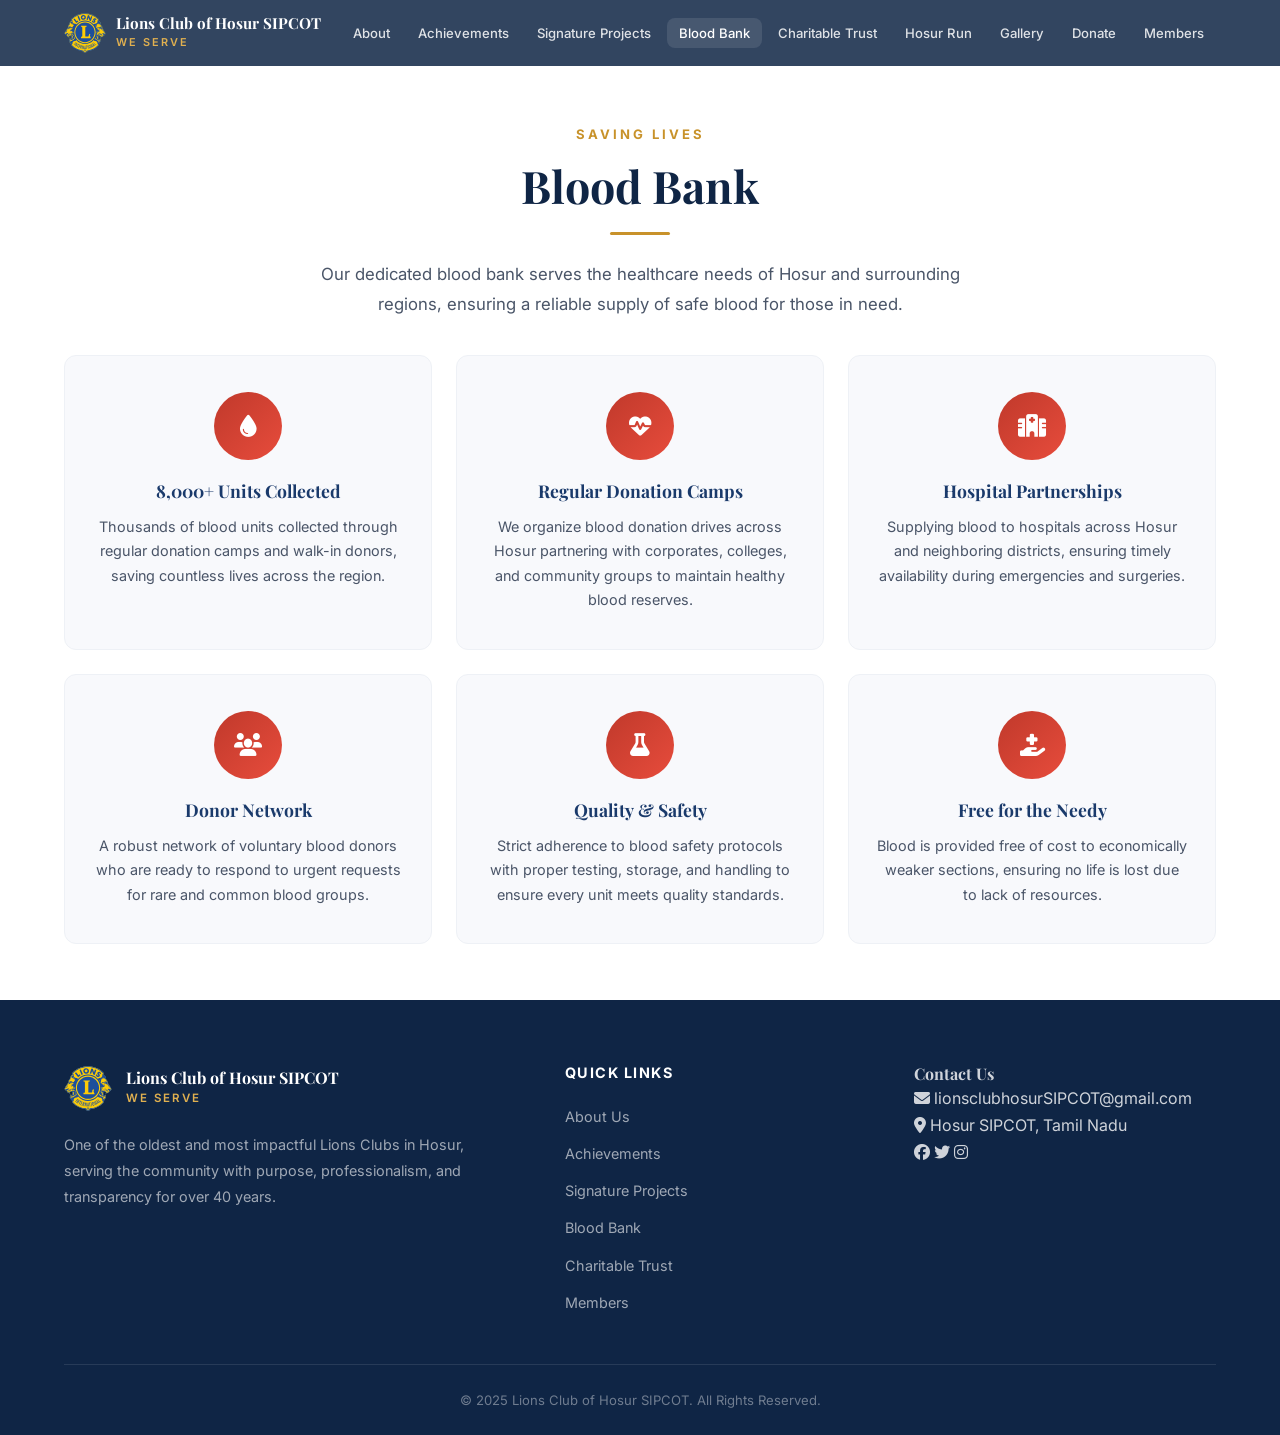
<file: bloodbank.html>
<!DOCTYPE html>
<html lang="en">
<head>
  <meta charset="UTF-8">
  <meta name="viewport" content="width=device-width, initial-scale=1.0">
  <title>Blood Bank | Lions Club of Hosur SIPCOT</title>
  <link rel="stylesheet" href="styles.css">
  <link rel="preconnect" href="https://fonts.googleapis.com">
  <link rel="preconnect" href="https://fonts.gstatic.com" crossorigin>
  <link href="https://fonts.googleapis.com/css2?family=Playfair+Display:wght@400;600;700&family=Inter:wght@300;400;500;600;700&display=swap" rel="stylesheet">
  <link rel="stylesheet" href="https://cdnjs.cloudflare.com/ajax/libs/font-awesome/6.5.1/css/all.min.css">
</head>
<body>

  <!-- Navigation -->
  <nav class="navbar" id="navbar">
    <div class="nav-container">
      <a href="index.html" class="nav-logo">
        <img src="images/lions-logo.svg" alt="Lions Club International Logo" class="logo-img">
        <div class="logo-text">
          <span class="logo-title">Lions Club of Hosur SIPCOT</span>
          <span class="logo-tagline">We Serve</span>
        </div>
      </a>
      <button class="nav-toggle" id="navToggle" aria-label="Toggle navigation">
        <span></span><span></span><span></span>
      </button>
      <ul class="nav-menu" id="navMenu">
        <li><a href="index.html#about" class="nav-link">About</a></li>
        <li><a href="index.html#achievements" class="nav-link">Achievements</a></li>
        <li><a href="index.html#signatures" class="nav-link">Signature Projects</a></li>
        <li><a href="bloodbank.html" class="nav-link active">Blood Bank</a></li>
        <li><a href="charitabletrust.html" class="nav-link">Charitable Trust</a></li>
        <li><a href="hosurrun.html" class="nav-link">Hosur Run</a></li>
        <li><a href="index.html#gallery" class="nav-link">Gallery</a></li>
        <li><a href="index.html#donate" class="nav-link">Donate</a></li>
        <li><a href="index.html#membership" class="nav-link">Members</a></li>
      </ul>
    </div>
  </nav>

  <!-- Blood Bank Section -->
  <section class="section bloodbank" id="bloodbank" style="padding-top: 120px;">
    <div class="container">
      <div class="section-header">
        <span class="section-label">Saving Lives</span>
        <h2 class="section-title">Blood Bank</h2>
        <div class="section-divider"></div>
        <p class="section-description">
          Our dedicated blood bank serves the healthcare needs of Hosur and surrounding regions, ensuring a reliable supply of safe blood for those in need.
        </p>
      </div>
      <div class="bloodbank-grid">
        <div class="bb-card">
          <div class="bb-icon"><i class="fas fa-tint"></i></div>
          <h3>8,000+ Units Collected</h3>
          <p>Thousands of blood units collected through regular donation camps and walk-in donors, saving countless lives across the region.</p>
        </div>
        <div class="bb-card">
          <div class="bb-icon"><i class="fas fa-heartbeat"></i></div>
          <h3>Regular Donation Camps</h3>
          <p>We organize blood donation drives across Hosur partnering with corporates, colleges, and community groups to maintain healthy blood reserves.</p>
        </div>
        <div class="bb-card">
          <div class="bb-icon"><i class="fas fa-hospital"></i></div>
          <h3>Hospital Partnerships</h3>
          <p>Supplying blood to hospitals across Hosur and neighboring districts, ensuring timely availability during emergencies and surgeries.</p>
        </div>
        <div class="bb-card">
          <div class="bb-icon"><i class="fas fa-users"></i></div>
          <h3>Donor Network</h3>
          <p>A robust network of voluntary blood donors who are ready to respond to urgent requests for rare and common blood groups.</p>
        </div>
        <div class="bb-card">
          <div class="bb-icon"><i class="fas fa-flask"></i></div>
          <h3>Quality &amp; Safety</h3>
          <p>Strict adherence to blood safety protocols with proper testing, storage, and handling to ensure every unit meets quality standards.</p>
        </div>
        <div class="bb-card">
          <div class="bb-icon"><i class="fas fa-hand-holding-medical"></i></div>
          <h3>Free for the Needy</h3>
          <p>Blood is provided free of cost to economically weaker sections, ensuring no life is lost due to lack of resources.</p>
        </div>
      </div>
    </div>
  </section>

  <!-- Footer -->
  <footer class="footer">
    <div class="container">
      <div class="footer-grid">
        <div class="footer-about">
          <div class="footer-logo">
            <img src="images/lions-logo.svg" alt="Lions Club International Logo">
            <div>
              <h3>Lions Club of Hosur SIPCOT</h3>
              <p>We Serve</p>
            </div>
          </div>
          <p>One of the oldest and most impactful Lions Clubs in Hosur, serving the community with purpose, professionalism, and transparency for over 40 years.</p>
        </div>
        <div class="footer-links">
          <h4>Quick Links</h4>
          <ul>
            <li><a href="index.html#about">About Us</a></li>
            <li><a href="index.html#achievements">Achievements</a></li>
            <li><a href="index.html#signatures">Signature Projects</a></li>
            <li><a href="bloodbank.html">Blood Bank</a></li>
            <li><a href="charitabletrust.html">Charitable Trust</a></li>
            <li><a href="index.html#membership">Members</a></li>
          </ul>
        </div>
        <div class="footer-contact">
          <h4>Contact Us</h4>
          <p><i class="fas fa-envelope"></i> <a href="mailto:lionsclubhosurSIPCOT@gmail.com">lionsclubhosurSIPCOT@gmail.com</a></p>
          <p><i class="fas fa-map-marker-alt"></i> Hosur SIPCOT, Tamil Nadu</p>
          <div class="footer-social">
            <a href="#" aria-label="Facebook"><i class="fab fa-facebook"></i></a>
            <a href="#" aria-label="Twitter"><i class="fab fa-twitter"></i></a>
            <a href="#" aria-label="Instagram"><i class="fab fa-instagram"></i></a>
          </div>
        </div>
      </div>
      <div class="footer-bottom">
        <p>&copy; 2025 Lions Club of Hosur SIPCOT. All Rights Reserved.</p>
      </div>
    </div>
  </footer>

  <script src="script.js"></script>
</body>
</html>
</file>
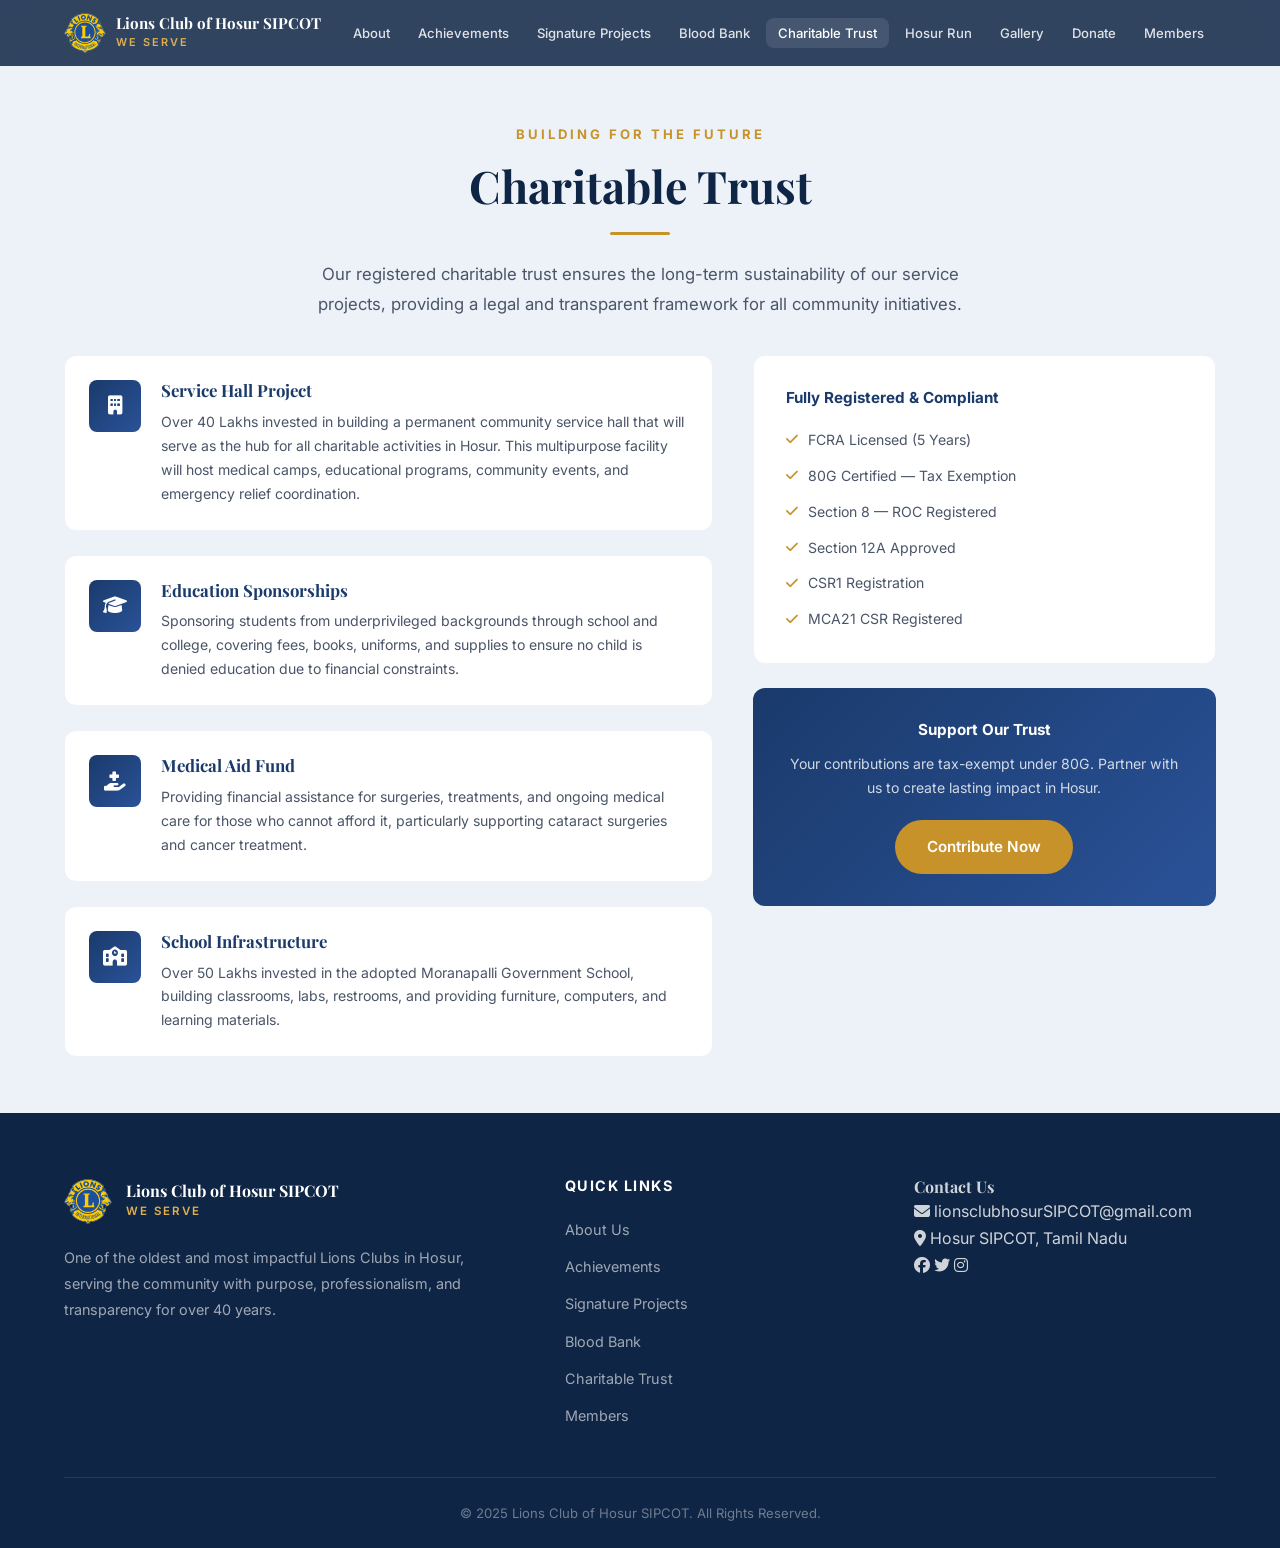
<file: charitabletrust.html>
<!DOCTYPE html>
<html lang="en">
<head>
  <meta charset="UTF-8">
  <meta name="viewport" content="width=device-width, initial-scale=1.0">
  <title>Charitable Trust | Lions Club of Hosur SIPCOT</title>
  <link rel="stylesheet" href="styles.css">
  <link rel="preconnect" href="https://fonts.googleapis.com">
  <link rel="preconnect" href="https://fonts.gstatic.com" crossorigin>
  <link href="https://fonts.googleapis.com/css2?family=Playfair+Display:wght@400;600;700&family=Inter:wght@300;400;500;600;700&display=swap" rel="stylesheet">
  <link rel="stylesheet" href="https://cdnjs.cloudflare.com/ajax/libs/font-awesome/6.5.1/css/all.min.css">
</head>
<body>

  <!-- Navigation -->
  <nav class="navbar" id="navbar">
    <div class="nav-container">
      <a href="index.html" class="nav-logo">
        <img src="images/lions-logo.svg" alt="Lions Club International Logo" class="logo-img">
        <div class="logo-text">
          <span class="logo-title">Lions Club of Hosur SIPCOT</span>
          <span class="logo-tagline">We Serve</span>
        </div>
      </a>
      <button class="nav-toggle" id="navToggle" aria-label="Toggle navigation">
        <span></span><span></span><span></span>
      </button>
      <ul class="nav-menu" id="navMenu">
        <li><a href="index.html#about" class="nav-link">About</a></li>
        <li><a href="index.html#achievements" class="nav-link">Achievements</a></li>
        <li><a href="index.html#signatures" class="nav-link">Signature Projects</a></li>
        <li><a href="bloodbank.html" class="nav-link">Blood Bank</a></li>
        <li><a href="charitabletrust.html" class="nav-link active">Charitable Trust</a></li>
        <li><a href="hosurrun.html" class="nav-link">Hosur Run</a></li>
        <li><a href="index.html#gallery" class="nav-link">Gallery</a></li>
        <li><a href="index.html#donate" class="nav-link">Donate</a></li>
        <li><a href="index.html#membership" class="nav-link">Members</a></li>
      </ul>
    </div>
  </nav>

  <!-- Charitable Trust Section -->
  <section class="section trust" id="trust" style="padding-top: 120px;">
    <div class="container">
      <div class="section-header">
        <span class="section-label">Building for the Future</span>
        <h2 class="section-title">Charitable Trust</h2>
        <div class="section-divider"></div>
        <p class="section-description">
          Our registered charitable trust ensures the long-term sustainability of our service projects, providing a legal and transparent framework for all community initiatives.
        </p>
      </div>
      <div class="trust-content">
        <div class="trust-main">
          <div class="trust-feature">
            <div class="trust-feature-icon"><i class="fas fa-building"></i></div>
            <div>
              <h3>Service Hall Project</h3>
              <p>Over 40 Lakhs invested in building a permanent community service hall that will serve as the hub for all charitable activities in Hosur. This multipurpose facility will host medical camps, educational programs, community events, and emergency relief coordination.</p>
            </div>
          </div>
          <div class="trust-feature">
            <div class="trust-feature-icon"><i class="fas fa-graduation-cap"></i></div>
            <div>
              <h3>Education Sponsorships</h3>
              <p>Sponsoring students from underprivileged backgrounds through school and college, covering fees, books, uniforms, and supplies to ensure no child is denied education due to financial constraints.</p>
            </div>
          </div>
          <div class="trust-feature">
            <div class="trust-feature-icon"><i class="fas fa-hand-holding-medical"></i></div>
            <div>
              <h3>Medical Aid Fund</h3>
              <p>Providing financial assistance for surgeries, treatments, and ongoing medical care for those who cannot afford it, particularly supporting cataract surgeries and cancer treatment.</p>
            </div>
          </div>
          <div class="trust-feature">
            <div class="trust-feature-icon"><i class="fas fa-school"></i></div>
            <div>
              <h3>School Infrastructure</h3>
              <p>Over 50 Lakhs invested in the adopted Moranapalli Government School, building classrooms, labs, restrooms, and providing furniture, computers, and learning materials.</p>
            </div>
          </div>
        </div>
        <div class="trust-sidebar">
          <div class="trust-compliance-card">
            <h4>Fully Registered &amp; Compliant</h4>
            <ul>
              <li><i class="fas fa-check"></i> FCRA Licensed (5 Years)</li>
              <li><i class="fas fa-check"></i> 80G Certified &mdash; Tax Exemption</li>
              <li><i class="fas fa-check"></i> Section 8 &mdash; ROC Registered</li>
              <li><i class="fas fa-check"></i> Section 12A Approved</li>
              <li><i class="fas fa-check"></i> CSR1 Registration</li>
              <li><i class="fas fa-check"></i> MCA21 CSR Registered</li>
            </ul>
          </div>
          <div class="trust-cta-card">
            <h4>Support Our Trust</h4>
            <p>Your contributions are tax-exempt under 80G. Partner with us to create lasting impact in Hosur.</p>
            <a href="index.html#partner" class="btn btn-primary">Contribute Now</a>
          </div>
        </div>
      </div>
    </div>
  </section>

  <!-- Footer -->
  <footer class="footer">
    <div class="container">
      <div class="footer-grid">
        <div class="footer-about">
          <div class="footer-logo">
            <img src="images/lions-logo.svg" alt="Lions Club International Logo">
            <div>
              <h3>Lions Club of Hosur SIPCOT</h3>
              <p>We Serve</p>
            </div>
          </div>
          <p>One of the oldest and most impactful Lions Clubs in Hosur, serving the community with purpose, professionalism, and transparency for over 40 years.</p>
        </div>
        <div class="footer-links">
          <h4>Quick Links</h4>
          <ul>
            <li><a href="index.html#about">About Us</a></li>
            <li><a href="index.html#achievements">Achievements</a></li>
            <li><a href="index.html#signatures">Signature Projects</a></li>
            <li><a href="bloodbank.html">Blood Bank</a></li>
            <li><a href="charitabletrust.html">Charitable Trust</a></li>
            <li><a href="index.html#membership">Members</a></li>
          </ul>
        </div>
        <div class="footer-contact">
          <h4>Contact Us</h4>
          <p><i class="fas fa-envelope"></i> <a href="mailto:lionsclubhosurSIPCOT@gmail.com">lionsclubhosurSIPCOT@gmail.com</a></p>
          <p><i class="fas fa-map-marker-alt"></i> Hosur SIPCOT, Tamil Nadu</p>
          <div class="footer-social">
            <a href="#" aria-label="Facebook"><i class="fab fa-facebook"></i></a>
            <a href="#" aria-label="Twitter"><i class="fab fa-twitter"></i></a>
            <a href="#" aria-label="Instagram"><i class="fab fa-instagram"></i></a>
          </div>
        </div>
      </div>
      <div class="footer-bottom">
        <p>&copy; 2025 Lions Club of Hosur SIPCOT. All Rights Reserved.</p>
      </div>
    </div>
  </footer>

  <script src="script.js"></script>
</body>
</html>
</file>
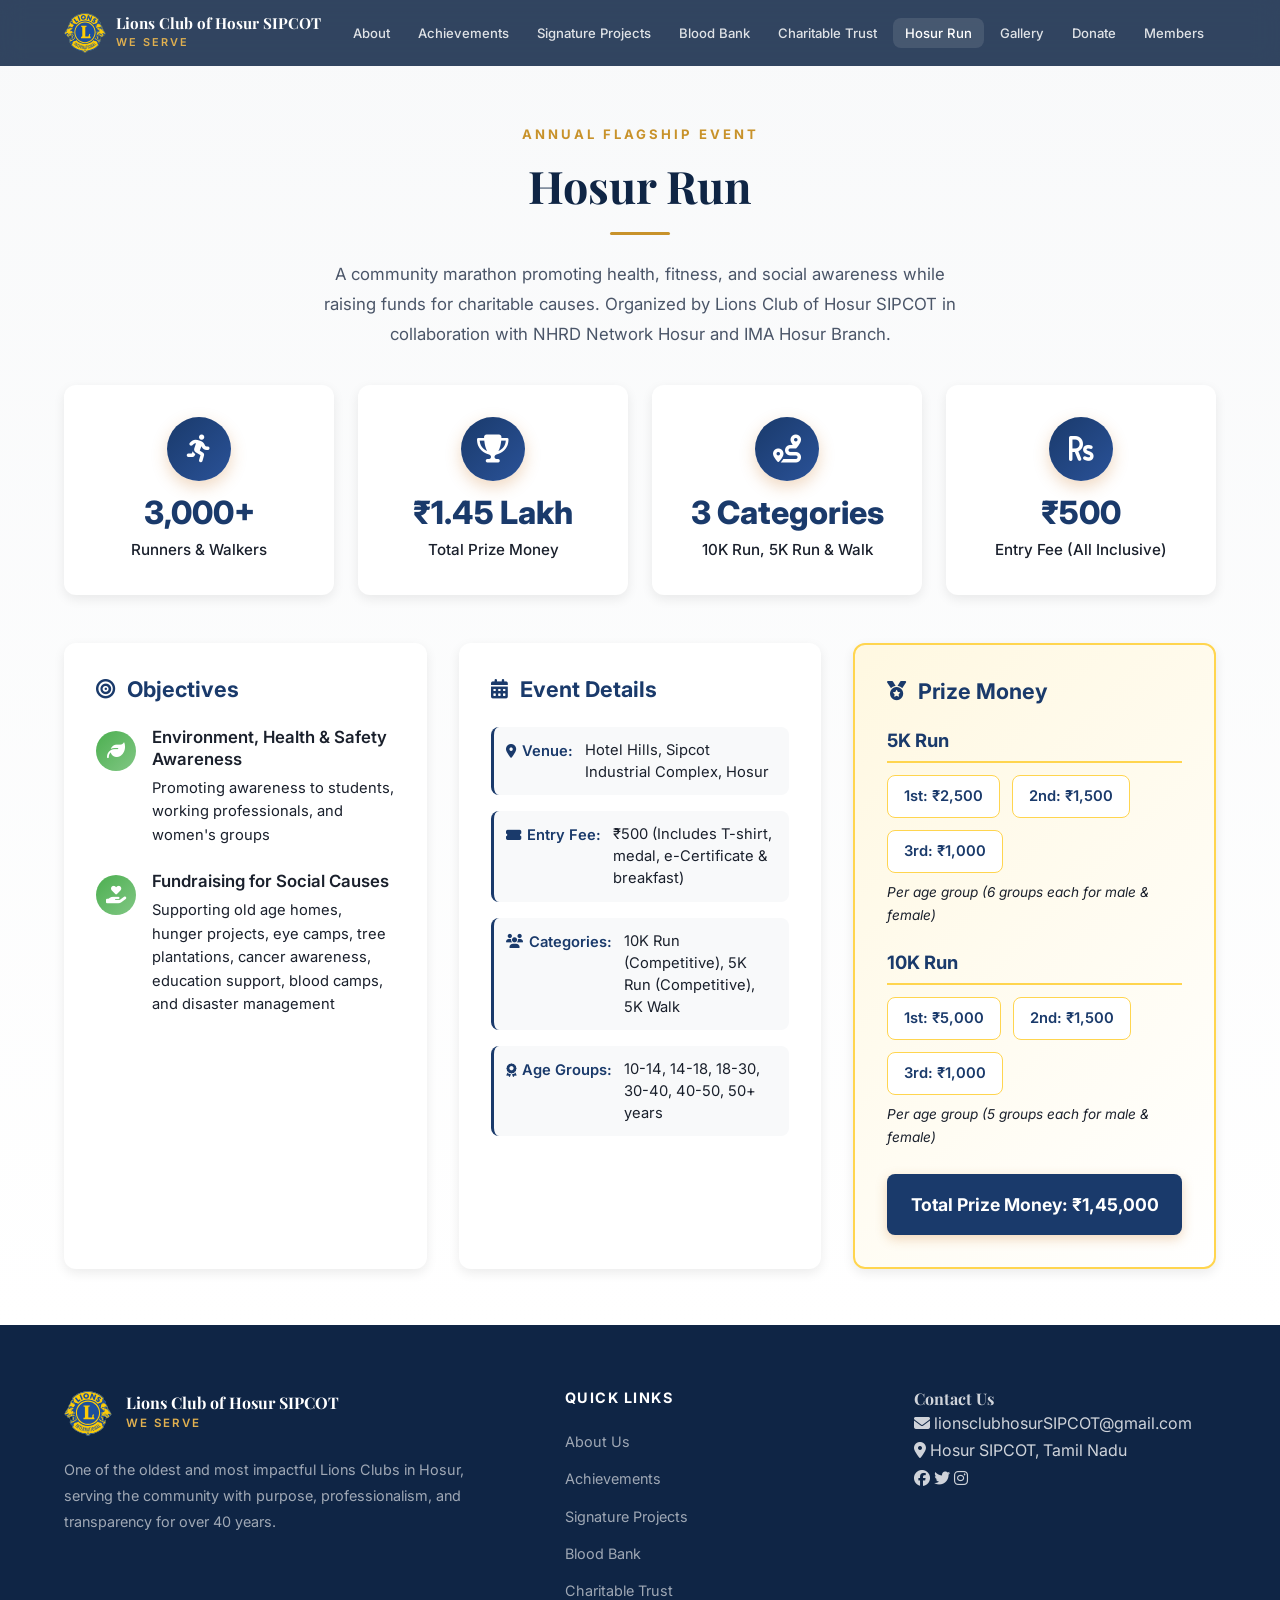
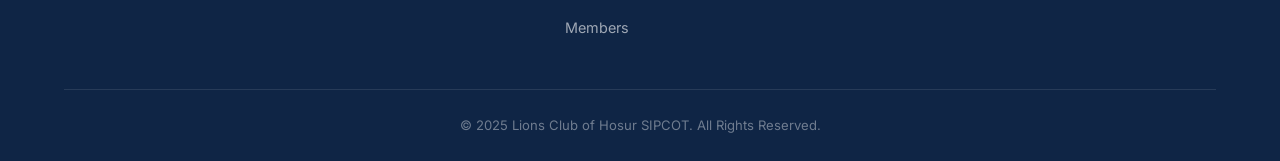
<file: hosurrun.html>
<!DOCTYPE html>
<html lang="en">
<head>
  <meta charset="UTF-8">
  <meta name="viewport" content="width=device-width, initial-scale=1.0">
  <title>Hosur Run | Lions Club of Hosur SIPCOT</title>
  <link rel="stylesheet" href="styles.css">
  <link rel="preconnect" href="https://fonts.googleapis.com">
  <link rel="preconnect" href="https://fonts.gstatic.com" crossorigin>
  <link href="https://fonts.googleapis.com/css2?family=Playfair+Display:wght@400;600;700&family=Inter:wght@300;400;500;600;700&display=swap" rel="stylesheet">
  <link rel="stylesheet" href="https://cdnjs.cloudflare.com/ajax/libs/font-awesome/6.5.1/css/all.min.css">
</head>
<body>

  <!-- Navigation -->
  <nav class="navbar" id="navbar">
    <div class="nav-container">
      <a href="index.html" class="nav-logo">
        <img src="images/lions-logo.svg" alt="Lions Club International Logo" class="logo-img">
        <div class="logo-text">
          <span class="logo-title">Lions Club of Hosur SIPCOT</span>
          <span class="logo-tagline">We Serve</span>
        </div>
      </a>
      <button class="nav-toggle" id="navToggle" aria-label="Toggle navigation">
        <span></span><span></span><span></span>
      </button>
      <ul class="nav-menu" id="navMenu">
        <li><a href="index.html#about" class="nav-link">About</a></li>
        <li><a href="index.html#achievements" class="nav-link">Achievements</a></li>
        <li><a href="index.html#signatures" class="nav-link">Signature Projects</a></li>
        <li><a href="bloodbank.html" class="nav-link">Blood Bank</a></li>
        <li><a href="charitabletrust.html" class="nav-link">Charitable Trust</a></li>
        <li><a href="hosurrun.html" class="nav-link active">Hosur Run</a></li>
        <li><a href="index.html#gallery" class="nav-link">Gallery</a></li>
        <li><a href="index.html#donate" class="nav-link">Donate</a></li>
        <li><a href="index.html#membership" class="nav-link">Members</a></li>
      </ul>
    </div>
  </nav>

  <!-- Hosur Run Section -->
  <section class="section hosur-run" id="hosurrun" style="padding-top: 120px;">
    <div class="container">
      <div class="section-header">
        <span class="section-label">Annual Flagship Event</span>
        <h2 class="section-title">Hosur Run</h2>
        <div class="section-divider"></div>
        <p class="section-description">
          A community marathon promoting health, fitness, and social awareness while raising funds for charitable causes. Organized by Lions Club of Hosur SIPCOT in collaboration with NHRD Network Hosur and IMA Hosur Branch.
        </p>
      </div>

      <div class="hosur-run-content">
        <!-- Event Highlights -->
        <div class="run-highlights">
          <div class="run-highlight-card">
            <div class="run-icon"><i class="fas fa-running"></i></div>
            <h3>3,000+</h3>
            <p>Runners & Walkers</p>
          </div>
          <div class="run-highlight-card">
            <div class="run-icon"><i class="fas fa-trophy"></i></div>
            <h3>₹1.45 Lakh</h3>
            <p>Total Prize Money</p>
          </div>
          <div class="run-highlight-card">
            <div class="run-icon"><i class="fas fa-route"></i></div>
            <h3>3 Categories</h3>
            <p>10K Run, 5K Run & Walk</p>
          </div>
          <div class="run-highlight-card">
            <div class="run-icon"><i class="fas fa-rupee-sign"></i></div>
            <h3>₹500</h3>
            <p>Entry Fee (All Inclusive)</p>
          </div>
        </div>

        <!-- Main Content Grid -->
        <div class="run-main-grid">
          <!-- Objectives -->
          <div class="run-section-card">
            <h3><i class="fas fa-bullseye"></i> Objectives</h3>
            <div class="run-objectives">
              <div class="run-objective-item">
                <i class="fas fa-leaf"></i>
                <div>
                  <h4>Environment, Health & Safety Awareness</h4>
                  <p>Promoting awareness to students, working professionals, and women's groups</p>
                </div>
              </div>
              <div class="run-objective-item">
                <i class="fas fa-hand-holding-heart"></i>
                <div>
                  <h4>Fundraising for Social Causes</h4>
                  <p>Supporting old age homes, hunger projects, eye camps, tree plantations, cancer awareness, education support, blood camps, and disaster management</p>
                </div>
              </div>
            </div>
          </div>

          <!-- Event Details -->
          <div class="run-section-card">
            <h3><i class="fas fa-calendar-alt"></i> Event Details</h3>
            <div class="run-details-list">
              <div class="run-detail-item">
                <strong><i class="fas fa-map-marker-alt"></i> Venue:</strong>
                <span>Hotel Hills, Sipcot Industrial Complex, Hosur</span>
              </div>
              <div class="run-detail-item">
                <strong><i class="fas fa-ticket-alt"></i> Entry Fee:</strong>
                <span>₹500 (Includes T-shirt, medal, e-Certificate & breakfast)</span>
              </div>
              <div class="run-detail-item">
                <strong><i class="fas fa-users"></i> Categories:</strong>
                <span>10K Run (Competitive), 5K Run (Competitive), 5K Walk</span>
              </div>
              <div class="run-detail-item">
                <strong><i class="fas fa-award"></i> Age Groups:</strong>
                <span>10-14, 14-18, 18-30, 30-40, 40-50, 50+ years</span>
              </div>
            </div>
          </div>

          <!-- Prize Money Summary -->
          <div class="run-section-card run-prize-card">
            <h3><i class="fas fa-medal"></i> Prize Money</h3>
            <div class="run-prize-summary">
              <div class="prize-category">
                <h4>5K Run</h4>
                <div class="prize-amounts">
                  <span>1st: ₹2,500</span>
                  <span>2nd: ₹1,500</span>
                  <span>3rd: ₹1,000</span>
                </div>
                <p class="prize-note">Per age group (6 groups each for male & female)</p>
              </div>
              <div class="prize-category">
                <h4>10K Run</h4>
                <div class="prize-amounts">
                  <span>1st: ₹5,000</span>
                  <span>2nd: ₹1,500</span>
                  <span>3rd: ₹1,000</span>
                </div>
                <p class="prize-note">Per age group (5 groups each for male & female)</p>
              </div>
            </div>
            <div class="prize-total">
              <strong>Total Prize Money:</strong> ₹1,45,000
            </div>
          </div>
        </div>
      </div>
    </div>
  </section>

  <!-- Footer -->
  <footer class="footer">
    <div class="container">
      <div class="footer-grid">
        <div class="footer-about">
          <div class="footer-logo">
            <img src="images/lions-logo.svg" alt="Lions Club International Logo">
            <div>
              <h3>Lions Club of Hosur SIPCOT</h3>
              <p>We Serve</p>
            </div>
          </div>
          <p>One of the oldest and most impactful Lions Clubs in Hosur, serving the community with purpose, professionalism, and transparency for over 40 years.</p>
        </div>
        <div class="footer-links">
          <h4>Quick Links</h4>
          <ul>
            <li><a href="index.html#about">About Us</a></li>
            <li><a href="index.html#achievements">Achievements</a></li>
            <li><a href="index.html#signatures">Signature Projects</a></li>
            <li><a href="bloodbank.html">Blood Bank</a></li>
            <li><a href="charitabletrust.html">Charitable Trust</a></li>
            <li><a href="index.html#membership">Members</a></li>
          </ul>
        </div>
        <div class="footer-contact">
          <h4>Contact Us</h4>
          <p><i class="fas fa-envelope"></i> <a href="mailto:lionsclubhosurSIPCOT@gmail.com">lionsclubhosurSIPCOT@gmail.com</a></p>
          <p><i class="fas fa-map-marker-alt"></i> Hosur SIPCOT, Tamil Nadu</p>
          <div class="footer-social">
            <a href="#" aria-label="Facebook"><i class="fab fa-facebook"></i></a>
            <a href="#" aria-label="Twitter"><i class="fab fa-twitter"></i></a>
            <a href="#" aria-label="Instagram"><i class="fab fa-instagram"></i></a>
          </div>
        </div>
      </div>
      <div class="footer-bottom">
        <p>&copy; 2025 Lions Club of Hosur SIPCOT. All Rights Reserved.</p>
      </div>
    </div>
  </footer>

  <script src="script.js"></script>
</body>
</html>
</file>
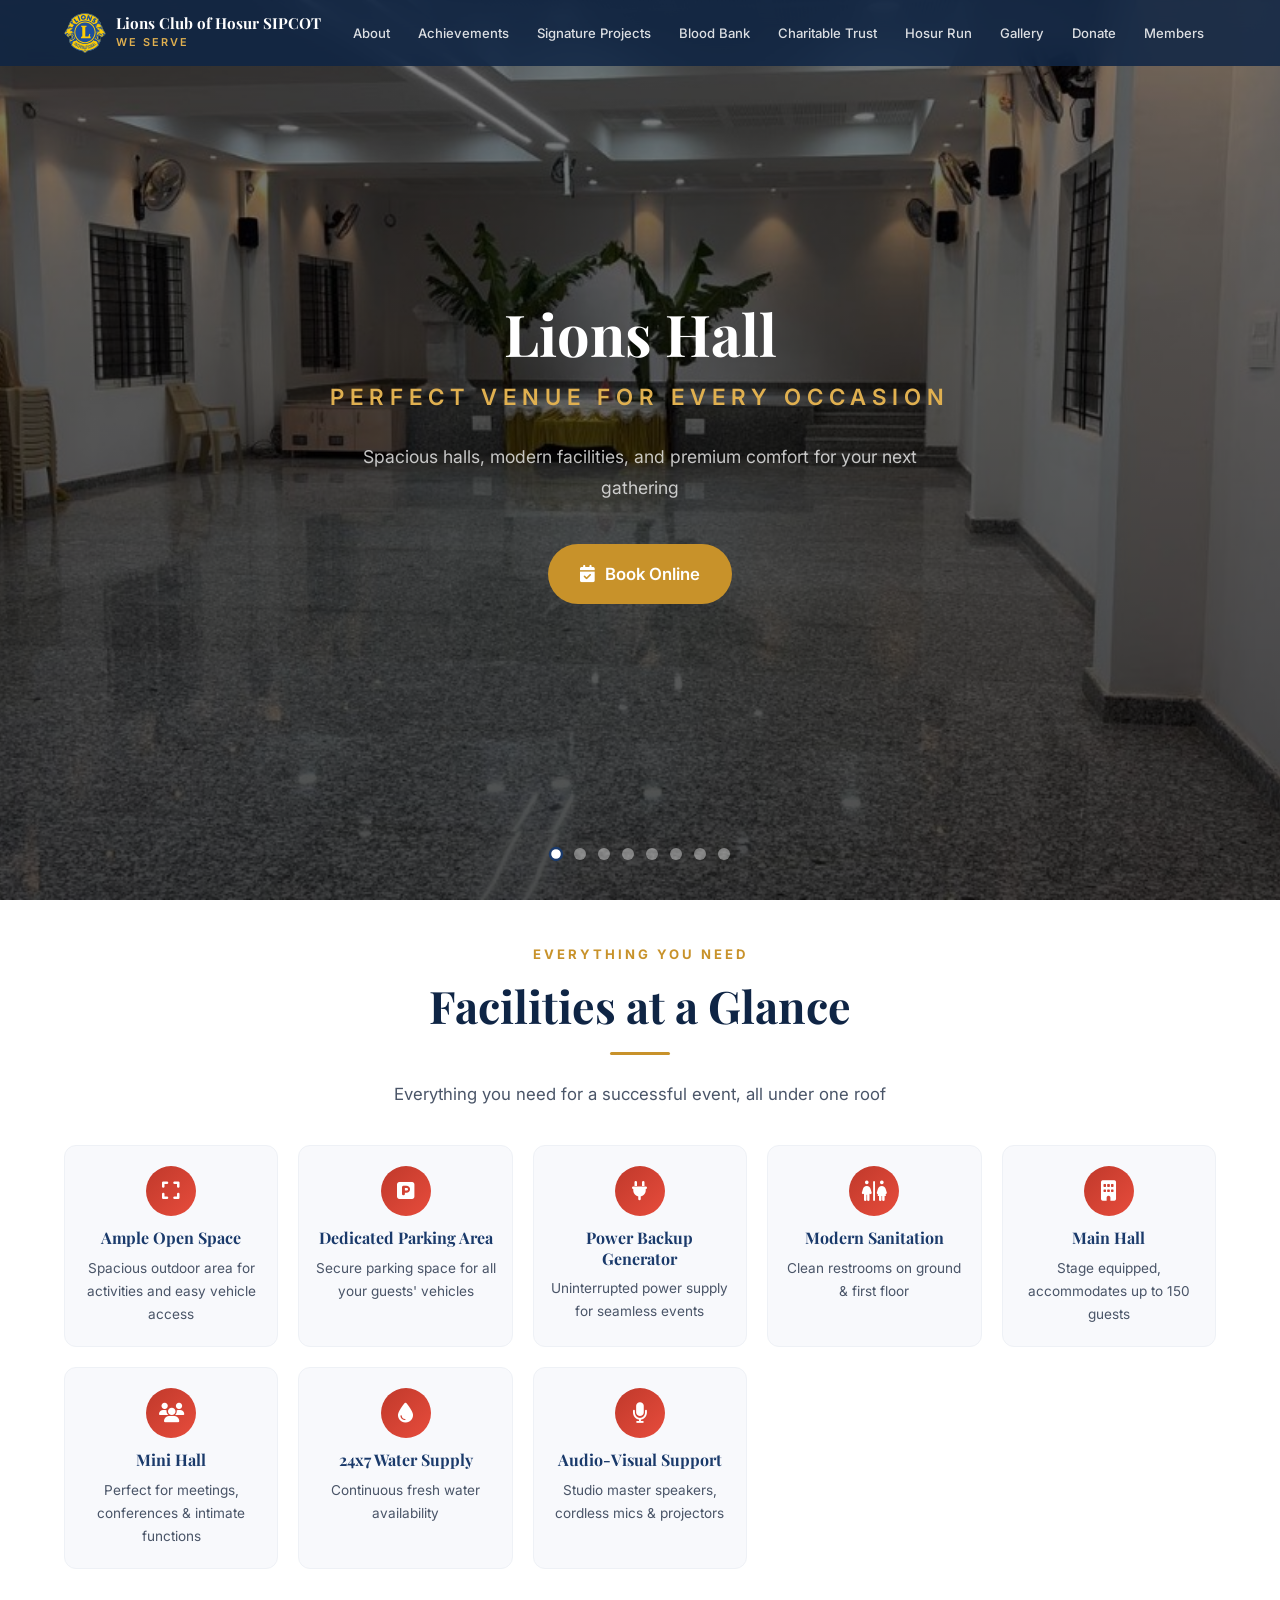
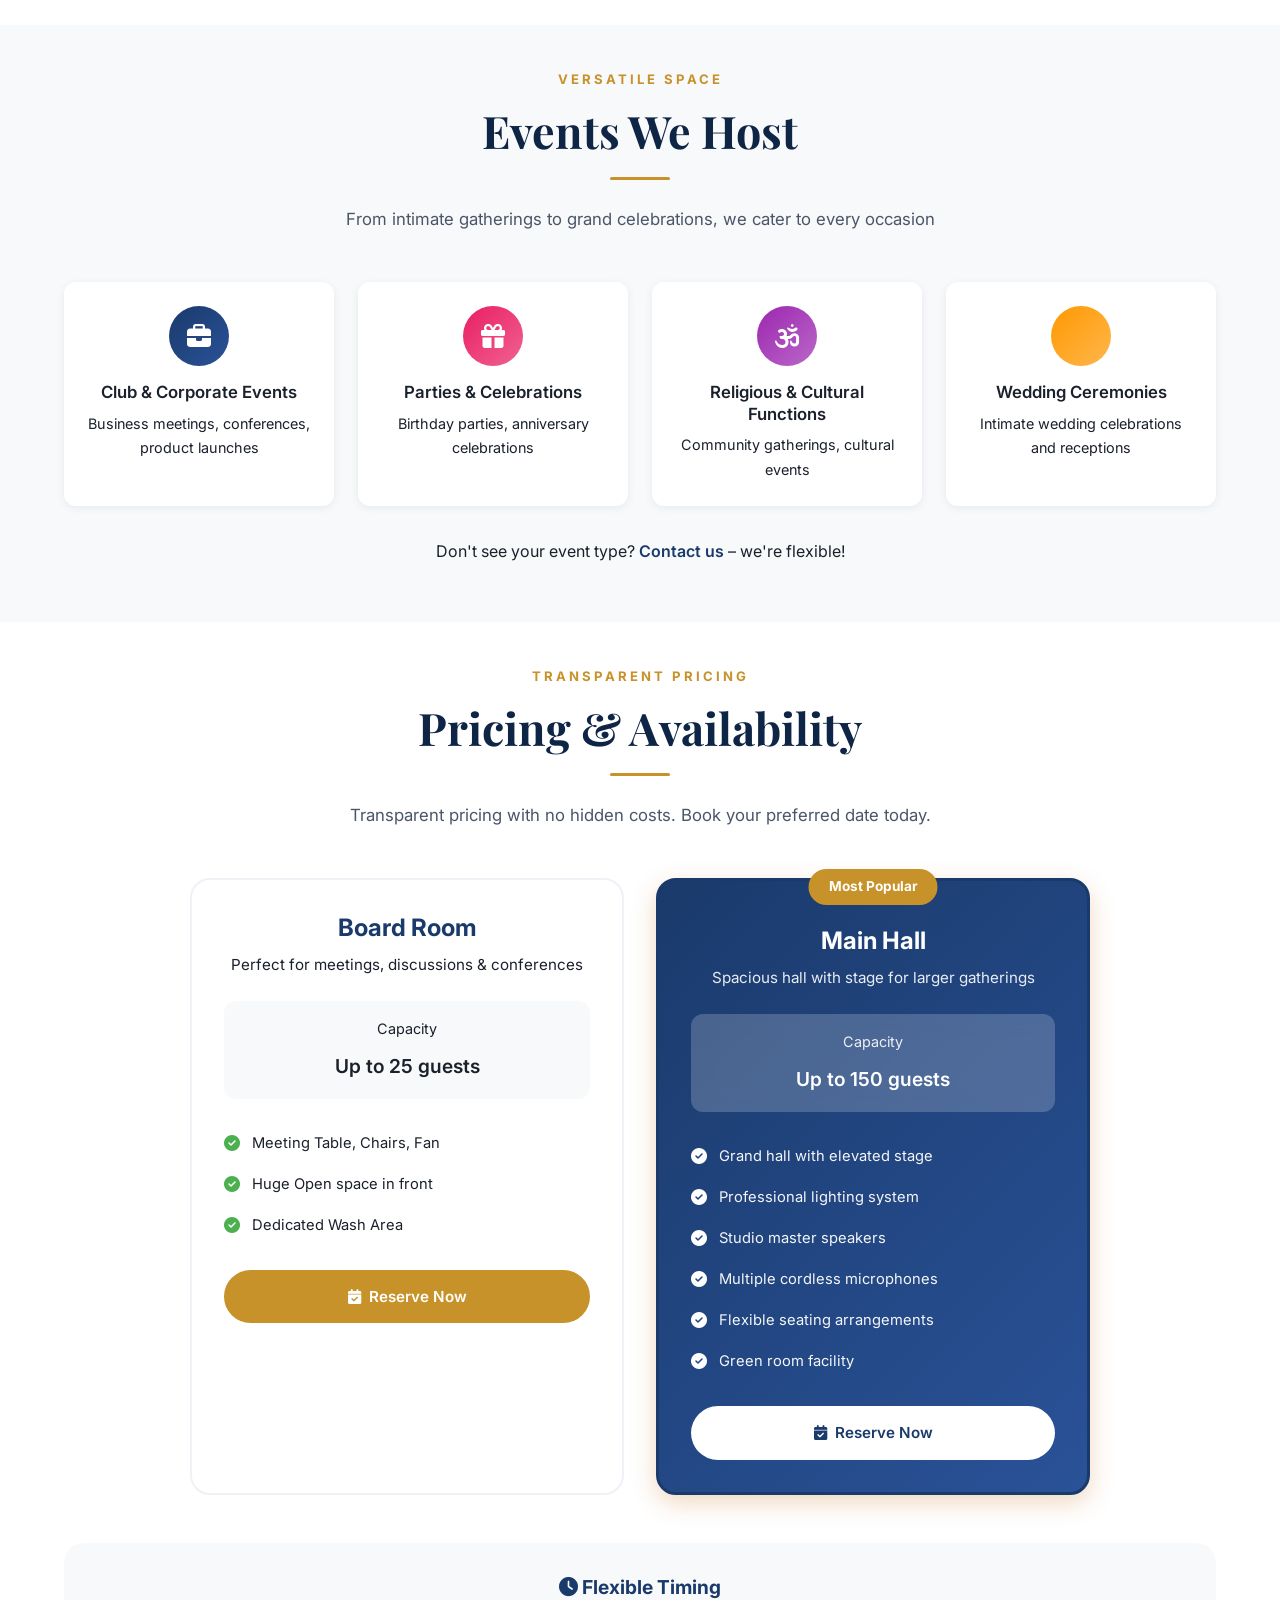
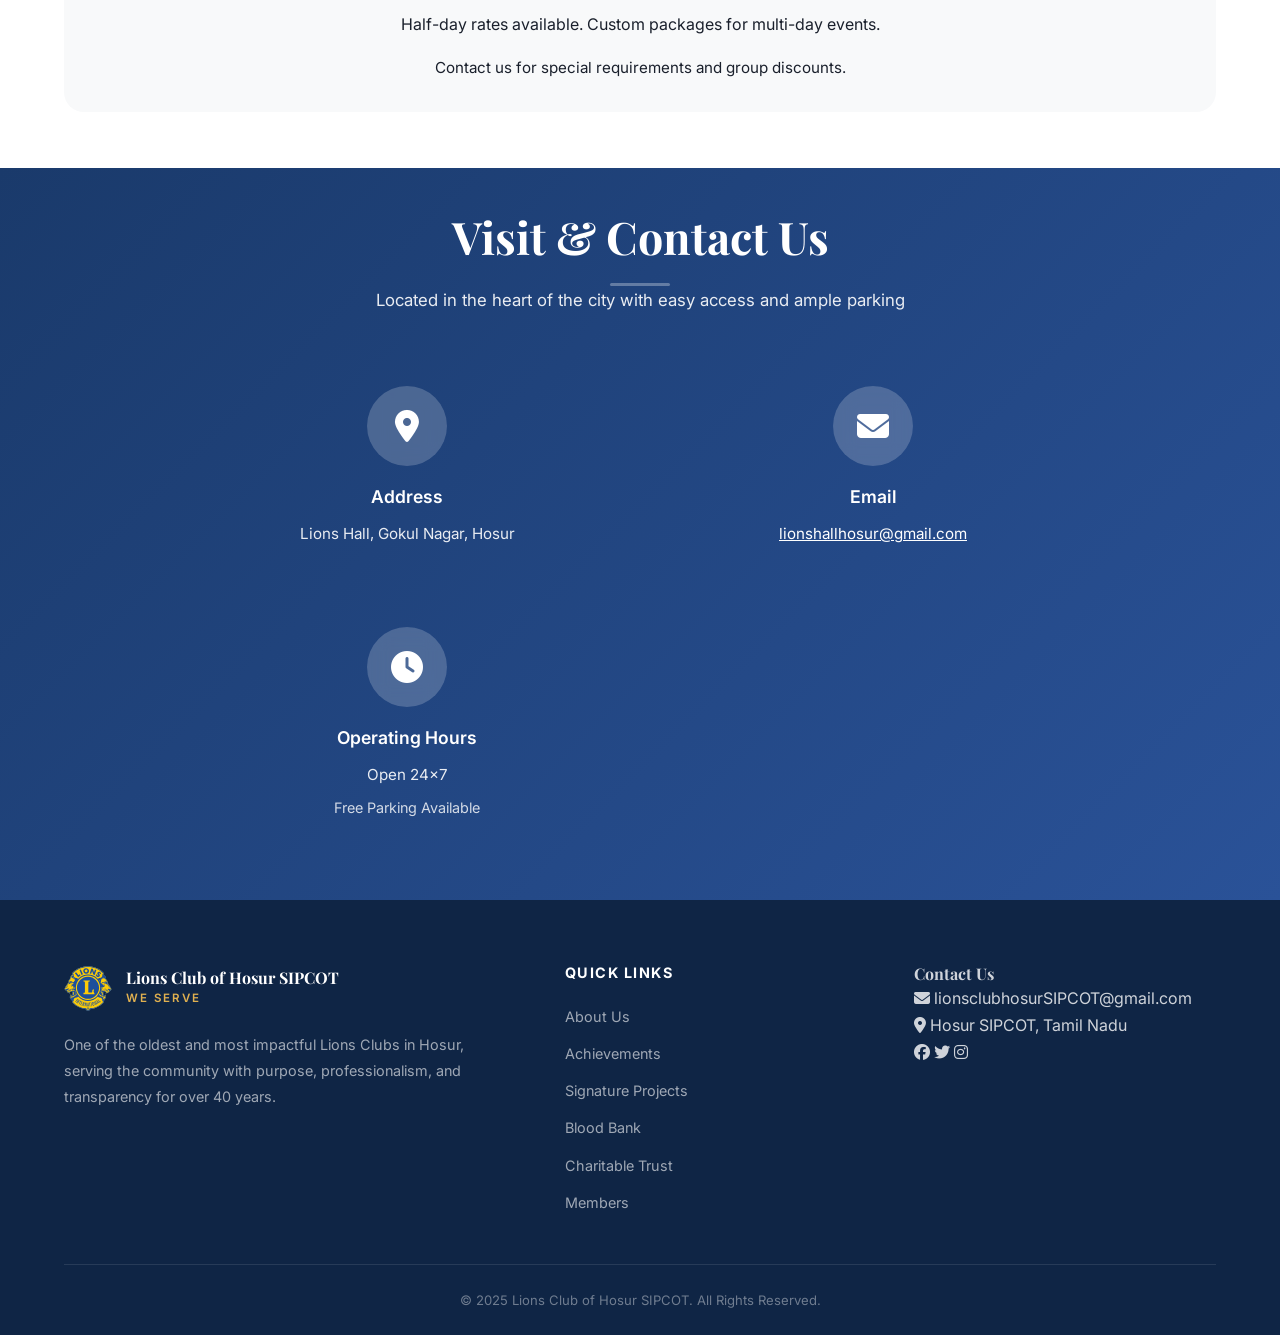
<file: lionshall.html>
<!DOCTYPE html>
<html lang="en">
<head>
  <meta charset="UTF-8">
  <meta name="viewport" content="width=device-width, initial-scale=1.0">
  <title>Lions Hall | Lions Club of Hosur SIPCOT</title>
  <link rel="stylesheet" href="styles.css">
  <link rel="preconnect" href="https://fonts.googleapis.com">
  <link rel="preconnect" href="https://fonts.gstatic.com" crossorigin>
  <link href="https://fonts.googleapis.com/css2?family=Playfair+Display:wght@400;600;700&family=Inter:wght@300;400;500;600;700&display=swap" rel="stylesheet">
  <link rel="stylesheet" href="https://cdnjs.cloudflare.com/ajax/libs/font-awesome/6.5.1/css/all.min.css">
</head>
<body>

  <!-- Navigation -->
  <nav class="navbar" id="navbar">
    <div class="nav-container">
      <a href="index.html" class="nav-logo">
        <img src="images/lions-logo.svg" alt="Lions Club International Logo" class="logo-img">
        <div class="logo-text">
          <span class="logo-title">Lions Club of Hosur SIPCOT</span>
          <span class="logo-tagline">We Serve</span>
        </div>
      </a>
      <button class="nav-toggle" id="navToggle" aria-label="Toggle navigation">
        <span></span><span></span><span></span>
      </button>
      <ul class="nav-menu" id="navMenu">
        <li><a href="index.html#about" class="nav-link">About</a></li>
        <li><a href="index.html#achievements" class="nav-link">Achievements</a></li>
        <li><a href="index.html#signatures" class="nav-link">Signature Projects</a></li>
        <li><a href="bloodbank.html" class="nav-link">Blood Bank</a></li>
        <li><a href="charitabletrust.html" class="nav-link">Charitable Trust</a></li>
        <li><a href="hosurrun.html" class="nav-link">Hosur Run</a></li>
        <li><a href="index.html#gallery" class="nav-link">Gallery</a></li>
        <li><a href="index.html#donate" class="nav-link">Donate</a></li>
        <li><a href="index.html#membership" class="nav-link">Members</a></li>
      </ul>
    </div>
  </nav>

  <!-- Hero Section with Rotating Banner -->
  <section class="hero lionshall-hero" id="hero">
    <div class="hero-slider">
      <div class="hero-slide active" style="background-image: url('images/lionshall/mainhall.png');"></div>
      <div class="hero-slide" style="background-image: url('images/lionshall/mainhall-occasion.png');"></div>
      <div class="hero-slide" style="background-image: url('images/lionshall/outdoor-occasion.png');"></div>
      <div class="hero-slide" style="background-image: url('images/lionshall/boardroom.png');"></div>
      <div class="hero-slide" style="background-image: url('images/lionshall/outdoor.png');"></div>
      <div class="hero-slide" style="background-image: url('images/lionshall/exterior.png');"></div>
      <div class="hero-slide" style="background-image: url('images/lionshall/exterior2.png');"></div>
      <div class="hero-slide" style="background-image: url('images/lionshall/parking.png');"></div>
    </div>
    <div class="hero-overlay"></div>
    <div class="hero-content">
      <h1 class="hero-title">Lions Hall</h1>
      <p class="hero-subtitle">Perfect Venue for Every Occasion</p>
      <p class="hero-description">
        Spacious halls, modern facilities, and premium comfort for your next gathering
      </p>
      <div class="hero-buttons" style="margin-top: 32px;">
        <a href="https://calendly.com/lionshallhosur/hall-booking" target="_blank" rel="noopener noreferrer" class="btn btn-primary btn-lg">
          <i class="fas fa-calendar-check"></i> Book Online
        </a>
      </div>
    </div>
    <!-- Slider Navigation Dots -->
    <div class="hero-dots">
      <span class="hero-dot active" data-slide="0"></span>
      <span class="hero-dot" data-slide="1"></span>
      <span class="hero-dot" data-slide="2"></span>
      <span class="hero-dot" data-slide="3"></span>
      <span class="hero-dot" data-slide="4"></span>
      <span class="hero-dot" data-slide="5"></span>
      <span class="hero-dot" data-slide="6"></span>
      <span class="hero-dot" data-slide="7"></span>
    </div>
  </section>

  <!-- Facilities Section -->
  <section class="section" style="background: var(--white);">
    <div class="container">
      <div class="section-header">
        <span class="section-label">Everything You Need</span>
        <h2 class="section-title">Facilities at a Glance</h2>
        <div class="section-divider"></div>
        <p class="section-description">
          Everything you need for a successful event, all under one roof
        </p>
      </div>
      
      <div class="bloodbank-grid" style="grid-template-columns: repeat(auto-fit, minmax(200px, 1fr)); gap: 20px;">
        <div class="bb-card" style="padding: 20px 16px;">
          <div class="bb-icon" style="width: 50px; height: 50px; font-size: 20px; margin-bottom: 12px;"><i class="fas fa-expand"></i></div>
          <h3 style="font-size: 1rem; margin-bottom: 8px;">Ample Open Space</h3>
          <p style="font-size: 0.85rem;">Spacious outdoor area for activities and easy vehicle access</p>
        </div>
        <div class="bb-card" style="padding: 20px 16px;">
          <div class="bb-icon" style="width: 50px; height: 50px; font-size: 20px; margin-bottom: 12px;"><i class="fas fa-parking"></i></div>
          <h3 style="font-size: 1rem; margin-bottom: 8px;">Dedicated Parking Area</h3>
          <p style="font-size: 0.85rem;">Secure parking space for all your guests' vehicles</p>
        </div>
        <div class="bb-card" style="padding: 20px 16px;">
          <div class="bb-icon" style="width: 50px; height: 50px; font-size: 20px; margin-bottom: 12px;"><i class="fas fa-plug"></i></div>
          <h3 style="font-size: 1rem; margin-bottom: 8px;">Power Backup Generator</h3>
          <p style="font-size: 0.85rem;">Uninterrupted power supply for seamless events</p>
        </div>
        <div class="bb-card" style="padding: 20px 16px;">
          <div class="bb-icon" style="width: 50px; height: 50px; font-size: 20px; margin-bottom: 12px;"><i class="fas fa-restroom"></i></div>
          <h3 style="font-size: 1rem; margin-bottom: 8px;">Modern Sanitation</h3>
          <p style="font-size: 0.85rem;">Clean restrooms on ground & first floor</p>
        </div>
        <div class="bb-card" style="padding: 20px 16px;">
          <div class="bb-icon" style="width: 50px; height: 50px; font-size: 20px; margin-bottom: 12px;"><i class="fas fa-building"></i></div>
          <h3 style="font-size: 1rem; margin-bottom: 8px;">Main Hall</h3>
          <p style="font-size: 0.85rem;">Stage equipped, accommodates up to 150 guests</p>
        </div>
        <div class="bb-card" style="padding: 20px 16px;">
          <div class="bb-icon" style="width: 50px; height: 50px; font-size: 20px; margin-bottom: 12px;"><i class="fas fa-users"></i></div>
          <h3 style="font-size: 1rem; margin-bottom: 8px;">Mini Hall</h3>
          <p style="font-size: 0.85rem;">Perfect for meetings, conferences & intimate functions</p>
        </div>
        <div class="bb-card" style="padding: 20px 16px;">
          <div class="bb-icon" style="width: 50px; height: 50px; font-size: 20px; margin-bottom: 12px;"><i class="fas fa-tint"></i></div>
          <h3 style="font-size: 1rem; margin-bottom: 8px;">24x7 Water Supply</h3>
          <p style="font-size: 0.85rem;">Continuous fresh water availability</p>
        </div>
        <div class="bb-card" style="padding: 20px 16px;">
          <div class="bb-icon" style="width: 50px; height: 50px; font-size: 20px; margin-bottom: 12px;"><i class="fas fa-microphone"></i></div>
          <h3 style="font-size: 1rem; margin-bottom: 8px;">Audio-Visual Support</h3>
          <p style="font-size: 0.85rem;">Studio master speakers, cordless mics & projectors</p>
        </div>
      </div>
    </div>
  </section>

  <!-- Events We Host Section -->
  <section class="section" style="background: #f8f9fa;">
    <div class="container">
      <div class="section-header">
        <span class="section-label">Versatile Space</span>
        <h2 class="section-title">Events We Host</h2>
        <div class="section-divider"></div>
        <p class="section-description">
          From intimate gatherings to grand celebrations, we cater to every occasion
        </p>
      </div>
      
      <div style="display: grid; grid-template-columns: repeat(auto-fit, minmax(250px, 1fr)); gap: 24px; margin-top: 48px;">
        <div style="background: var(--white); padding: 24px; border-radius: var(--radius-md); box-shadow: var(--shadow-sm); text-align: center;">
          <div style="width: 60px; height: 60px; margin: 0 auto 16px; background: linear-gradient(135deg, var(--primary), var(--primary-light)); border-radius: 50%; display: flex; align-items: center; justify-content: center;">
            <i class="fas fa-briefcase" style="font-size: 24px; color: var(--white);"></i>
          </div>
          <h4 style="font-family: 'Inter', sans-serif; font-size: 1.05rem; font-weight: 600; color: var(--text-primary); margin-bottom: 8px;">Club & Corporate Events</h4>
          <p style="font-size: 0.9rem; color: var(--text-secondary); margin: 0;">Business meetings, conferences, product launches</p>
        </div>
        <div style="background: var(--white); padding: 24px; border-radius: var(--radius-md); box-shadow: var(--shadow-sm); text-align: center;">
          <div style="width: 60px; height: 60px; margin: 0 auto 16px; background: linear-gradient(135deg, #e91e63, #f06292); border-radius: 50%; display: flex; align-items: center; justify-content: center;">
            <i class="fas fa-gift" style="font-size: 24px; color: var(--white);"></i>
          </div>
          <h4 style="font-family: 'Inter', sans-serif; font-size: 1.05rem; font-weight: 600; color: var(--text-primary); margin-bottom: 8px;">Parties & Celebrations</h4>
          <p style="font-size: 0.9rem; color: var(--text-secondary); margin: 0;">Birthday parties, anniversary celebrations</p>
        </div>
        <div style="background: var(--white); padding: 24px; border-radius: var(--radius-md); box-shadow: var(--shadow-sm); text-align: center;">
          <div style="width: 60px; height: 60px; margin: 0 auto 16px; background: linear-gradient(135deg, #9c27b0, #ba68c8); border-radius: 50%; display: flex; align-items: center; justify-content: center;">
            <i class="fas fa-om" style="font-size: 24px; color: var(--white);"></i>
          </div>
          <h4 style="font-family: 'Inter', sans-serif; font-size: 1.05rem; font-weight: 600; color: var(--text-primary); margin-bottom: 8px;">Religious & Cultural Functions</h4>
          <p style="font-size: 0.9rem; color: var(--text-secondary); margin: 0;">Community gatherings, cultural events</p>
        </div>
        <div style="background: var(--white); padding: 24px; border-radius: var(--radius-md); box-shadow: var(--shadow-sm); text-align: center;">
          <div style="width: 60px; height: 60px; margin: 0 auto 16px; background: linear-gradient(135deg, #ff9800, #ffb74d); border-radius: 50%; display: flex; align-items: center; justify-content: center;">
            <i class="fas fa-rings-wedding" style="font-size: 24px; color: var(--white);"></i>
          </div>
          <h4 style="font-family: 'Inter', sans-serif; font-size: 1.05rem; font-weight: 600; color: var(--text-primary); margin-bottom: 8px;">Wedding Ceremonies</h4>
          <p style="font-size: 0.9rem; color: var(--text-secondary); margin: 0;">Intimate wedding celebrations and receptions</p>
        </div>
      </div>
      
      <p style="text-align: center; margin-top: 32px; font-size: 1rem; color: var(--text-secondary);">
        Don't see your event type? <a href="mailto:lionshallhosur@gmail.com" style="color: var(--primary); font-weight: 600;">Contact us</a> – we're flexible!
      </p>
    </div>
  </section>

  <!-- Pricing Section -->
  <section class="section" style="background: var(--white);">
    <div class="container">
      <div class="section-header">
        <span class="section-label">Transparent Pricing</span>
        <h2 class="section-title">Pricing & Availability</h2>
        <div class="section-divider"></div>
        <p class="section-description">
          Transparent pricing with no hidden costs. Book your preferred date today.
        </p>
      </div>
      
      <div style="display: grid; grid-template-columns: repeat(auto-fit, minmax(320px, 1fr)); gap: 32px; margin-top: 48px; max-width: 900px; margin-left: auto; margin-right: auto;">
        <!-- Board Room -->
        <div style="background: var(--white); border: 2px solid var(--light-gray); border-radius: var(--radius-lg); padding: 32px; text-align: center;">
          <h3 style="font-family: 'Inter', sans-serif; font-size: 1.5rem; font-weight: 700; color: var(--primary); margin-bottom: 8px;">Board Room</h3>
          <p style="font-size: 0.95rem; color: var(--text-secondary); margin-bottom: 24px;">Perfect for meetings, discussions & conferences</p>
          
          <div style="margin: 24px 0; padding: 16px; background: #f8f9fa; border-radius: var(--radius-md);">
            <p style="font-size: 0.9rem; color: var(--text-secondary); margin-bottom: 8px;">Capacity</p>
            <p style="font-size: 1.2rem; font-weight: 600; color: var(--text-primary); margin: 0;">Up to 25 guests</p>
          </div>
          
          <ul style="text-align: left; list-style: none; padding: 0; margin: 24px 0;">
            <li style="padding: 8px 0; display: flex; align-items: center; gap: 12px;"><i class="fas fa-check-circle" style="color: #4caf50;"></i><span style="font-size: 0.92rem;">Meeting Table, Chairs, Fan</span></li>
            <li style="padding: 8px 0; display: flex; align-items: center; gap: 12px;"><i class="fas fa-check-circle" style="color: #4caf50;"></i><span style="font-size: 0.92rem;">Huge Open space in front</span></li>
            <li style="padding: 8px 0; display: flex; align-items: center; gap: 12px;"><i class="fas fa-check-circle" style="color: #4caf50;"></i><span style="font-size: 0.92rem;">Dedicated Wash Area</span></li>
          </ul>
          
          <a href="mailto:lionshallhosur@gmail.com" class="btn btn-primary" style="width: 100%; justify-content: center;">
            <i class="fas fa-calendar-check"></i> Reserve Now
          </a>
        </div>
        
        <!-- Main Hall -->
        <div style="background: linear-gradient(135deg, var(--primary), var(--primary-light)); border: 3px solid var(--primary); border-radius: var(--radius-lg); padding: 32px; text-align: center; position: relative; box-shadow: 0 8px 24px rgba(205, 127, 50, 0.3);">
          <div style="position: absolute; top: -12px; left: 50%; transform: translateX(-50%); background: var(--accent); color: var(--white); padding: 6px 20px; border-radius: 20px; font-size: 0.85rem; font-weight: 700;">Most Popular</div>
          
          <h3 style="font-family: 'Inter', sans-serif; font-size: 1.5rem; font-weight: 700; color: var(--white); margin-bottom: 8px; margin-top: 12px;">Main Hall</h3>
          <p style="font-size: 0.95rem; color: rgba(255,255,255,0.9); margin-bottom: 24px;">Spacious hall with stage for larger gatherings</p>
          
          <div style="margin: 24px 0; padding: 16px; background: rgba(255,255,255,0.2); border-radius: var(--radius-md); backdrop-filter: blur(10px);">
            <p style="font-size: 0.9rem; color: rgba(255,255,255,0.9); margin-bottom: 8px;">Capacity</p>
            <p style="font-size: 1.2rem; font-weight: 600; color: var(--white); margin: 0;">Up to 150 guests</p>
          </div>
          
          <ul style="text-align: left; list-style: none; padding: 0; margin: 24px 0;">
            <li style="padding: 8px 0; display: flex; align-items: center; gap: 12px;"><i class="fas fa-check-circle" style="color: var(--white);"></i><span style="font-size: 0.92rem; color: rgba(255,255,255,0.95);">Grand hall with elevated stage</span></li>
            <li style="padding: 8px 0; display: flex; align-items: center; gap: 12px;"><i class="fas fa-check-circle" style="color: var(--white);"></i><span style="font-size: 0.92rem; color: rgba(255,255,255,0.95);">Professional lighting system</span></li>
            <li style="padding: 8px 0; display: flex; align-items: center; gap: 12px;"><i class="fas fa-check-circle" style="color: var(--white);"></i><span style="font-size: 0.92rem; color: rgba(255,255,255,0.95);">Studio master speakers</span></li>
            <li style="padding: 8px 0; display: flex; align-items: center; gap: 12px;"><i class="fas fa-check-circle" style="color: var(--white);"></i><span style="font-size: 0.92rem; color: rgba(255,255,255,0.95);">Multiple cordless microphones</span></li>
            <li style="padding: 8px 0; display: flex; align-items: center; gap: 12px;"><i class="fas fa-check-circle" style="color: var(--white);"></i><span style="font-size: 0.92rem; color: rgba(255,255,255,0.95);">Flexible seating arrangements</span></li>
            <li style="padding: 8px 0; display: flex; align-items: center; gap: 12px;"><i class="fas fa-check-circle" style="color: var(--white);"></i><span style="font-size: 0.92rem; color: rgba(255,255,255,0.95);">Green room facility</span></li>
          </ul>
          
          <a href="mailto:lionshallhosur@gmail.com" class="btn" style="width: 100%; justify-content: center; background: var(--white); color: var(--primary); font-weight: 600;">
            <i class="fas fa-calendar-check"></i> Reserve Now
          </a>
        </div>
      </div>
      
      <div style="margin-top: 48px; padding: 32px; background: #f8f9fa; border-radius: var(--radius-lg); text-align: center;">
        <h4 style="font-family: 'Inter', sans-serif; font-size: 1.2rem; font-weight: 700; color: var(--primary); margin-bottom: 12px;">
          <i class="fas fa-clock"></i> Flexible Timing
        </h4>
        <p style="font-size: 1rem; color: var(--text-secondary); margin-bottom: 16px;">Half-day rates available. Custom packages for multi-day events.</p>
        <p style="font-size: 0.95rem; color: var(--text-secondary); margin: 0;">Contact us for special requirements and group discounts.</p>
      </div>
    </div>
  </section>

  <!-- Contact Section -->
  <section class="section" style="background: linear-gradient(135deg, var(--primary), var(--primary-light)); color: var(--white);">
    <div class="container">
      <div class="section-header">
        <h2 class="section-title" style="color: var(--white);">Visit & Contact Us</h2>
        <div class="section-divider" style="background: rgba(255,255,255,0.3);"></div>
        <p style="color: rgba(255,255,255,0.9); font-size: 1.05rem; max-width: 700px; margin: 0 auto;">
          Located in the heart of the city with easy access and ample parking
        </p>
      </div>
      
      <div style="display: grid; grid-template-columns: repeat(auto-fit, minmax(280px, 1fr)); gap: 32px; margin-top: 48px; max-width: 900px; margin-left: auto; margin-right: auto;">
        <div style="text-align: center; padding: 24px;">
          <div style="width: 80px; height: 80px; margin: 0 auto 20px; background: rgba(255,255,255,0.2); border-radius: 50%; display: flex; align-items: center; justify-content: center; backdrop-filter: blur(10px);">
            <i class="fas fa-map-marker-alt" style="font-size: 32px; color: var(--white);"></i>
          </div>
          <h4 style="font-family: 'Inter', sans-serif; font-size: 1.1rem; font-weight: 600; margin-bottom: 12px;">Address</h4>
          <p style="font-size: 0.95rem; color: rgba(255,255,255,0.9); margin: 0;">Lions Hall, Gokul Nagar, Hosur</p>
        </div>
        
        <div style="text-align: center; padding: 24px;">
          <div style="width: 80px; height: 80px; margin: 0 auto 20px; background: rgba(255,255,255,0.2); border-radius: 50%; display: flex; align-items: center; justify-content: center; backdrop-filter: blur(10px);">
            <i class="fas fa-envelope" style="font-size: 32px; color: var(--white);"></i>
          </div>
          <h4 style="font-family: 'Inter', sans-serif; font-size: 1.1rem; font-weight: 600; margin-bottom: 12px;">Email</h4>
          <p style="font-size: 0.95rem; margin: 0;"><a href="mailto:lionshallhosur@gmail.com" style="color: var(--white); text-decoration: underline;">lionshallhosur@gmail.com</a></p>
        </div>
        
        <div style="text-align: center; padding: 24px;">
          <div style="width: 80px; height: 80px; margin: 0 auto 20px; background: rgba(255,255,255,0.2); border-radius: 50%; display: flex; align-items: center; justify-content: center; backdrop-filter: blur(10px);">
            <i class="fas fa-clock" style="font-size: 32px; color: var(--white);"></i>
          </div>
          <h4 style="font-family: 'Inter', sans-serif; font-size: 1.1rem; font-weight: 600; margin-bottom: 12px;">Operating Hours</h4>
          <p style="font-size: 0.95rem; color: rgba(255,255,255,0.9); margin: 0;">Open 24×7</p>
          <p style="font-size: 0.9rem; color: rgba(255,255,255,0.8); margin-top: 8px;">Free Parking Available</p>
        </div>
      </div>
    </div>
  </section>

  <!-- Footer -->
  <footer class="footer">
    <div class="container">
      <div class="footer-grid">
        <div class="footer-about">
          <div class="footer-logo">
            <img src="images/lions-logo.svg" alt="Lions Club International Logo">
            <div>
              <h3>Lions Club of Hosur SIPCOT</h3>
              <p>We Serve</p>
            </div>
          </div>
          <p>One of the oldest and most impactful Lions Clubs in Hosur, serving the community with purpose, professionalism, and transparency for over 40 years.</p>
        </div>
        <div class="footer-links">
          <h4>Quick Links</h4>
          <ul>
            <li><a href="index.html#about">About Us</a></li>
            <li><a href="index.html#achievements">Achievements</a></li>
            <li><a href="index.html#signatures">Signature Projects</a></li>
            <li><a href="bloodbank.html">Blood Bank</a></li>
            <li><a href="charitabletrust.html">Charitable Trust</a></li>
            <li><a href="index.html#membership">Members</a></li>
          </ul>
        </div>
        <div class="footer-contact">
          <h4>Contact Us</h4>
          <p><i class="fas fa-envelope"></i> <a href="mailto:lionsclubhosurSIPCOT@gmail.com">lionsclubhosurSIPCOT@gmail.com</a></p>
          <p><i class="fas fa-map-marker-alt"></i> Hosur SIPCOT, Tamil Nadu</p>
          <div class="footer-social">
            <a href="#" aria-label="Facebook"><i class="fab fa-facebook"></i></a>
            <a href="#" aria-label="Twitter"><i class="fab fa-twitter"></i></a>
            <a href="#" aria-label="Instagram"><i class="fab fa-instagram"></i></a>
          </div>
        </div>
      </div>
      <div class="footer-bottom">
        <p>&copy; 2025 Lions Club of Hosur SIPCOT. All Rights Reserved.</p>
      </div>
    </div>
  </footer>

  <script src="script.js"></script>
</body>
</html>
</file>
<file: styles.css>
/* ========================================
   Lions Club of Hosur Sipcot - Styles
   ======================================== */

:root {
  --primary: #1a3a6b;
  --primary-light: #2a5298;
  --primary-dark: #0f2545;
  --accent: #c8922a;
  --accent-light: #e0b050;
  --accent-dark: #a07520;
  --white: #ffffff;
  --off-white: #f8f9fc;
  --light-gray: #eef1f6;
  --gray: #8b95a5;
  --dark-gray: #4a5568;
  --dark: #1a202c;
  --shadow-sm: 0 2px 8px rgba(26, 58, 107, 0.08);
  --shadow-md: 0 8px 30px rgba(26, 58, 107, 0.12);
  --shadow-lg: 0 20px 60px rgba(26, 58, 107, 0.15);
  --shadow-accent: 0 8px 30px rgba(200, 146, 42, 0.25);
  --radius-sm: 8px;
  --radius-md: 12px;
  --radius-lg: 20px;
  --transition: all 0.3s cubic-bezier(0.4, 0, 0.2, 1);
  /* Fixed navbar + comfortable gap when jumping to #sections */
  --nav-offset: 64px;
}

*, *::before, *::after {
  margin: 0;
  padding: 0;
  box-sizing: border-box;
}

html {
  scroll-behavior: smooth;
}

/* Align in-page anchors just below the fixed nav (avoids hero strip + extra gap) */
section[id] {
  scroll-margin-top: var(--nav-offset);
}

body {
  font-family: 'Inter', -apple-system, BlinkMacSystemFont, sans-serif;
  color: var(--dark);
  background: var(--off-white);
  line-height: 1.7;
  overflow-x: hidden;
}

h1, h2, h3, h4 {
  font-family: 'Playfair Display', Georgia, serif;
  line-height: 1.3;
}

.container {
  max-width: 1200px;
  margin: 0 auto;
  padding: 0 24px;
}

img {
  max-width: 100%;
  height: auto;
}

a {
  text-decoration: none;
  color: inherit;
  transition: var(--transition);
}

/* ========================================
   Navigation
   ======================================== */

.navbar {
  position: fixed;
  top: 0;
  left: 0;
  width: 100%;
  z-index: 1000;
  padding: 12px 0;
  transition: var(--transition);
  background: rgba(15, 37, 69, 0.85);
  backdrop-filter: blur(12px);
}

.navbar.scrolled {
  background: rgba(255, 255, 255, 0.97);
  backdrop-filter: blur(12px);
  padding: 8px 0;
  box-shadow: var(--shadow-sm);
}

.nav-container {
  max-width: 1200px;
  margin: 0 auto;
  padding: 0 24px;
  display: flex;
  align-items: center;
  justify-content: space-between;
}

.nav-logo {
  display: flex;
  align-items: center;
  gap: 10px;
  flex-shrink: 1;
  min-width: 0;
}

.logo-img {
  width: 42px;
  height: 42px;
  object-fit: contain;
}

.logo-text {
  display: flex;
  flex-direction: column;
  min-width: 0;
}

.logo-title {
  font-family: 'Playfair Display', serif;
  font-size: clamp(0.82rem, 1.5vw, 0.95rem);
  font-weight: 700;
  color: var(--white);
  transition: var(--transition);
  line-height: 1.25;
  white-space: normal;
}

.logo-tagline {
  font-size: 0.68rem;
  text-transform: uppercase;
  letter-spacing: 2px;
  color: var(--accent-light);
  font-weight: 600;
  white-space: nowrap;
}

.navbar.scrolled .logo-title {
  color: var(--primary);
}

.navbar.scrolled .logo-tagline {
  color: var(--accent);
}

.nav-menu {
  list-style: none;
  display: flex;
  align-items: center;
  gap: 4px;
  flex-wrap: nowrap;
}

.nav-link {
  padding: 7px 12px;
  font-size: 0.82rem;
  font-weight: 500;
  color: rgba(255, 255, 255, 0.85);
  border-radius: var(--radius-sm);
  transition: var(--transition);
  position: relative;
  white-space: nowrap;
}

.nav-link:hover,
.nav-link.active {
  color: var(--white);
  background: rgba(255, 255, 255, 0.1);
}

.navbar.scrolled .nav-link {
  color: var(--dark-gray);
}

.navbar.scrolled .nav-link:hover,
.navbar.scrolled .nav-link.active {
  color: var(--primary);
  background: var(--light-gray);
}

.nav-link.cta-btn {
  background: var(--accent);
  color: var(--white) !important;
  font-weight: 600;
  padding: 8px 20px;
  border-radius: 50px;
  margin-left: 4px;
}

.nav-link.cta-btn:hover {
  background: var(--accent-dark);
  transform: translateY(-1px);
  box-shadow: var(--shadow-accent);
}

.nav-toggle {
  display: none;
  flex-direction: column;
  gap: 5px;
  background: none;
  border: none;
  cursor: pointer;
  padding: 8px;
}

.nav-toggle span {
  display: block;
  width: 24px;
  height: 2px;
  background: var(--white);
  border-radius: 2px;
  transition: var(--transition);
}

.navbar.scrolled .nav-toggle span {
  background: var(--primary);
}

/* ========================================
   Hero Section
   ======================================== */

.hero {
  position: relative;
  min-height: 100vh;
  display: flex;
  align-items: center;
  justify-content: center;
  background: linear-gradient(135deg, var(--primary-dark) 0%, var(--primary) 50%, var(--primary-light) 100%);
  overflow: hidden;
}

.hero::before {
  content: '';
  position: absolute;
  inset: 0;
  background:
    radial-gradient(ellipse at 20% 50%, rgba(200, 146, 42, 0.15) 0%, transparent 60%),
    radial-gradient(ellipse at 80% 20%, rgba(42, 82, 152, 0.3) 0%, transparent 50%);
}

.hero-overlay {
  position: absolute;
  inset: 0;
  background: url('data:image/svg+xml,<svg xmlns="http://www.w3.org/2000/svg" viewBox="0 0 100 100"><defs><pattern id="p" width="20" height="20" patternUnits="userSpaceOnUse"><circle cx="1" cy="1" r="0.5" fill="rgba(255,255,255,0.03)"/></pattern></defs><rect fill="url(%23p)" width="100" height="100"/></svg>');
}

.hero-content {
  position: relative;
  z-index: 2;
  text-align: center;
  max-width: 800px;
  padding: 0 24px;
  animation: fadeInUp 1s ease-out;
}

.hero-badge {
  display: inline-block;
  padding: 8px 24px;
  background: rgba(200, 146, 42, 0.2);
  border: 1px solid rgba(200, 146, 42, 0.4);
  border-radius: 50px;
  font-size: 0.82rem;
  font-weight: 600;
  color: var(--accent-light);
  letter-spacing: 0.5px;
  margin-bottom: 32px;
  backdrop-filter: blur(8px);
}

.hero-title {
  font-size: clamp(2rem, 5vw, 3.6rem);
  font-weight: 700;
  color: var(--white);
  margin-bottom: 8px;
  white-space: nowrap;
}

.hero-subtitle {
  font-size: 1.4rem;
  font-weight: 600;
  color: var(--accent-light);
  letter-spacing: 6px;
  text-transform: uppercase;
  margin-bottom: 24px;
  font-family: 'Inter', sans-serif;
}

.hero-description {
  font-size: 1.1rem;
  color: rgba(255, 255, 255, 0.75);
  max-width: 600px;
  margin: 0 auto 40px;
  line-height: 1.8;
}

.hero-actions {
  display: flex;
  gap: 16px;
  justify-content: center;
  flex-wrap: wrap;
}

.hero-scroll {
  position: absolute;
  bottom: 40px;
  left: 50%;
  transform: translateX(-50%);
  z-index: 2;
  animation: bounce 2s infinite;
}

.hero-scroll a {
  color: rgba(255, 255, 255, 0.5);
  font-size: 1.4rem;
}

.hero-scroll a:hover {
  color: var(--accent-light);
}

/* ========================================
   Buttons
   ======================================== */

.btn {
  display: inline-flex;
  align-items: center;
  gap: 8px;
  padding: 14px 32px;
  font-size: 0.95rem;
  font-weight: 600;
  border-radius: 50px;
  cursor: pointer;
  border: none;
  transition: var(--transition);
  font-family: 'Inter', sans-serif;
}

.btn-primary {
  background: var(--accent);
  color: var(--white);
}

.btn-primary:hover {
  background: var(--accent-dark);
  transform: translateY(-2px);
  box-shadow: var(--shadow-accent);
}

.btn-outline {
  background: transparent;
  color: var(--white);
  border: 2px solid rgba(255, 255, 255, 0.3);
}

.btn-outline:hover {
  background: rgba(255, 255, 255, 0.1);
  border-color: rgba(255, 255, 255, 0.6);
  transform: translateY(-2px);
}

.btn-lg {
  padding: 18px 40px;
  font-size: 1.05rem;
}

/* ========================================
   Section Commons
   ======================================== */

.section {
  padding: 40px 0 56px;
}

.section-header {
  text-align: center;
  margin-bottom: 36px;
}

.section-header.light .section-label,
.section-header.light .section-title {
  color: var(--white);
}

.section-header.light .section-divider {
  background: var(--accent-light);
}

.section-label {
  display: inline-block;
  font-size: 0.82rem;
  font-weight: 700;
  text-transform: uppercase;
  letter-spacing: 3px;
  color: var(--accent);
  margin-bottom: 12px;
  font-family: 'Inter', sans-serif;
}

.section-title {
  font-size: clamp(2rem, 4vw, 2.8rem);
  font-weight: 700;
  color: var(--primary-dark);
  margin-bottom: 16px;
}

.section-divider {
  width: 60px;
  height: 3px;
  background: var(--accent);
  margin: 0 auto;
  border-radius: 2px;
}

.section-description {
  max-width: 650px;
  margin: 24px auto 0;
  color: var(--dark-gray);
  font-size: 1.05rem;
  line-height: 1.8;
}

/* ========================================
   About Section
   ======================================== */

.about {
  background: var(--white);
}

.about-grid {
  max-width: 800px;
  margin: 0 auto;
}

.about-content h3 {
  font-size: 1.8rem;
  color: var(--primary);
  margin-bottom: 16px;
}

.about-content > p {
  color: var(--dark-gray);
  font-size: 1.05rem;
  margin-bottom: 32px;
  line-height: 1.8;
}

.about-features {
  display: flex;
  flex-direction: column;
  gap: 20px;
}

.about-feature {
  display: flex;
  gap: 16px;
  align-items: flex-start;
  padding: 16px;
  background: var(--off-white);
  border: 1px solid var(--light-gray);
  border-radius: var(--radius-md);
  transition: var(--transition);
}

.about-feature:hover {
  box-shadow: var(--shadow-md);
  transform: translateX(4px);
}

.feature-icon {
  flex-shrink: 0;
  width: 48px;
  height: 48px;
  display: flex;
  align-items: center;
  justify-content: center;
  background: linear-gradient(135deg, var(--primary), var(--primary-light));
  color: var(--white);
  border-radius: var(--radius-sm);
  font-size: 1.1rem;
}

.about-feature h4 {
  font-family: 'Inter', sans-serif;
  font-size: 0.95rem;
  font-weight: 600;
  color: var(--dark);
  margin-bottom: 4px;
}

.about-feature p {
  font-size: 0.85rem;
  color: var(--gray);
  line-height: 1.5;
}

.about-feature--clickable {
  width: 100%;
  text-align: left;
  cursor: pointer;
  font-family: inherit;
}

.about-feature--clickable:hover {
  border-color: var(--primary-light);
}

.about-feature-link {
  display: inline-flex;
  align-items: center;
  gap: 6px;
  margin-top: 8px;
  font-size: 0.78rem;
  font-weight: 600;
  color: var(--primary);
}

.about-feature-link i {
  font-size: 0.7rem;
  transition: transform 0.2s ease;
}

.about-feature--clickable:hover .about-feature-link i {
  transform: translateX(3px);
}

/* ========================================
   Structure Section
   ======================================== */

.structure {
  background: #edf2f9;
}

.structure-grid {
  display: grid;
  grid-template-columns: repeat(3, 1fr);
  gap: 24px;
  margin-bottom: 48px;
  width: 100%;
}

.structure-card {
  background: var(--white);
  padding: 36px 28px;
  border-radius: var(--radius-lg);
  text-align: center;
  transition: var(--transition);
  border: 1px solid var(--light-gray);
  height: 100%;
}

.structure-card:hover {
  box-shadow: var(--shadow-md);
  transform: translateY(-4px);
}

.structure-icon {
  width: 64px;
  height: 64px;
  display: flex;
  align-items: center;
  justify-content: center;
  background: var(--off-white);
  color: var(--primary);
  border-radius: 50%;
  font-size: 1.4rem;
  margin: 0 auto 20px;
}

.structure-icon--blood {
  background: rgba(217, 54, 62, 0.1);
  color: #c0392b;
}

.structure-card h3 {
  font-size: 1.2rem;
  margin-bottom: 8px;
  color: var(--primary);
}

.structure-card p {
  font-size: 0.9rem;
  color: var(--dark-gray);
  line-height: 1.6;
}

.compliance-section {
  background: var(--off-white);
  padding: 48px;
  border-radius: var(--radius-lg);
  text-align: center;
}

.compliance-section h3 {
  font-size: 1.4rem;
  color: var(--primary);
  margin-bottom: 8px;
}

.compliance-subtitle {
  color: var(--accent);
  font-weight: 600;
  font-size: 0.95rem;
  margin-bottom: 32px;
}

.compliance-badges {
  display: flex;
  flex-wrap: wrap;
  justify-content: center;
  gap: 20px;
}

.badge {
  background: var(--white);
  padding: 24px 28px;
  border-radius: var(--radius-md);
  display: flex;
  flex-direction: column;
  align-items: center;
  gap: 8px;
  min-width: 160px;
  transition: var(--transition);
  border: 1px solid var(--light-gray);
}

.badge:hover {
  box-shadow: var(--shadow-md);
  transform: translateY(-4px);
  border-color: var(--accent);
}

.badge-icon {
  width: 48px;
  height: 48px;
  display: flex;
  align-items: center;
  justify-content: center;
  background: linear-gradient(135deg, var(--accent), var(--accent-light));
  color: var(--white);
  border-radius: 50%;
  font-size: 1.1rem;
}

.badge span {
  font-weight: 600;
  font-size: 0.9rem;
  color: var(--dark);
}

.badge small {
  font-size: 0.78rem;
  color: var(--gray);
}

/* ========================================
   Focus Areas Section (single-screen grid on wide viewports)
   ======================================== */

.focus {
  background: var(--white);
  box-sizing: border-box;
  min-height: 100vh;
  max-height: 100vh;
  min-height: 100dvh;
  max-height: 100dvh;
  overflow: hidden;
  display: flex;
  flex-direction: column;
  padding-top: 12px;
  padding-bottom: 10px;
}

.focus .container {
  flex: 1;
  display: flex;
  flex-direction: column;
  min-height: 0;
  width: 100%;
}

.focus .section-header {
  flex-shrink: 0;
  margin-bottom: 8px;
}

.focus .section-label {
  margin-bottom: 4px;
  font-size: 0.7rem;
  letter-spacing: 2px;
}

.focus .section-title {
  font-size: clamp(1.2rem, 2.2vw, 1.65rem);
  margin-bottom: 8px;
}

.focus .section-divider {
  margin-bottom: 10px;
}

.focus-subsection {
  margin: 0;
  font-family: 'Playfair Display', serif;
  font-size: clamp(1rem, 1.8vw, 1.25rem);
  font-weight: 600;
  color: rgba(255, 255, 255, 0.92);
  letter-spacing: 0.5px;
}

.focus-grid {
  flex: 1;
  min-height: 0;
  display: grid;
  grid-template-columns: repeat(4, minmax(0, 1fr));
  grid-template-rows: repeat(3, minmax(0, 1fr));
  gap: clamp(6px, 0.9vh, 12px);
  align-content: stretch;
}

.focus-card {
  background: var(--white);
  border-radius: var(--radius-sm);
  overflow: hidden;
  transition: var(--transition);
  border: 1px solid var(--light-gray);
  display: flex;
  flex-direction: column;
  min-height: 0;
  height: 100%;
}

.focus-card:hover {
  box-shadow: var(--shadow-md);
  transform: translateY(-2px);
}

.focus-img {
  flex: 1 1 58%;
  min-height: 0;
  display: flex;
  align-items: center;
  justify-content: center;
  background: var(--off-white);
  padding: clamp(4px, 0.8vh, 10px);
  overflow: hidden;
}

.focus-img img {
  max-width: 100%;
  max-height: 100%;
  width: auto;
  height: auto;
  object-fit: contain;
  object-position: center;
  transition: transform 0.35s ease;
}

.focus-card:hover .focus-img img {
  transform: scale(1.03);
}

.focus-content {
  flex: 0 0 auto;
  padding: clamp(6px, 1vh, 10px) clamp(8px, 1vw, 12px) clamp(8px, 1vh, 12px);
}

.focus-content h3 {
  font-size: clamp(0.68rem, 1.05vw, 0.88rem);
  color: var(--primary);
  margin-bottom: 3px;
  line-height: 1.2;
}

.focus-content p {
  font-size: clamp(0.62rem, 0.95vw, 0.74rem);
  color: var(--dark-gray);
  line-height: 1.35;
  display: -webkit-box;
  -webkit-line-clamp: 2;
  -webkit-box-orient: vertical;
  overflow: hidden;
}

/* ========================================
   Projects Section
   ======================================== */

.projects {
  background: #f0f4f8;
}

.projects-grid {
  display: grid;
  grid-template-columns: repeat(auto-fill, minmax(340px, 1fr));
  gap: 24px;
}

.project-card {
  position: relative;
  border-radius: var(--radius-lg);
  overflow: hidden;
  height: 300px;
  cursor: pointer;
}

.project-img {
  width: 100%;
  height: 100%;
}

.project-img img {
  width: 100%;
  height: 100%;
  object-fit: cover;
  transition: transform 0.6s ease;
}

.project-card:hover .project-img img {
  transform: scale(1.1);
}

.project-overlay {
  position: absolute;
  inset: 0;
  background: linear-gradient(to top, rgba(15, 37, 69, 0.95) 0%, rgba(15, 37, 69, 0.4) 50%, transparent 100%);
  display: flex;
  flex-direction: column;
  justify-content: flex-end;
  padding: 32px;
  transition: var(--transition);
}

.project-card:hover .project-overlay {
  background: linear-gradient(to top, rgba(15, 37, 69, 0.98) 0%, rgba(15, 37, 69, 0.6) 60%, rgba(15, 37, 69, 0.3) 100%);
}

.project-overlay h3 {
  color: var(--white);
  font-size: 1.3rem;
  margin-bottom: 8px;
}

.project-overlay p {
  color: rgba(255, 255, 255, 0.8);
  font-size: 0.9rem;
  line-height: 1.6;
  opacity: 0;
  transform: translateY(10px);
  transition: var(--transition);
}

.project-card:hover .project-overlay p {
  opacity: 1;
  transform: translateY(0);
}

/* ========================================
   School Section
   ======================================== */

.school {
  background: var(--white);
}

.school-gallery {
  display: grid;
  grid-template-columns: repeat(3, 1fr);
  gap: 20px;
}

.school-img {
  border-radius: var(--radius-md);
  overflow: hidden;
  aspect-ratio: 4/3;
}

.school-img img {
  width: 100%;
  height: 100%;
  object-fit: cover;
  transition: transform 0.5s ease;
}

.school-img:hover img {
  transform: scale(1.06);
}

/* ========================================
   Achievements Section
   ======================================== */

.achievements {
  position: relative;
  background: linear-gradient(135deg, var(--primary-dark) 0%, var(--primary) 60%, var(--primary-light) 100%);
  padding: 32px 0 40px;
}

.achievements .section-header {
  margin-bottom: 16px;
}

.achievements-overlay {
  position: absolute;
  inset: 0;
  background: url('data:image/svg+xml,<svg xmlns="http://www.w3.org/2000/svg" viewBox="0 0 100 100"><defs><pattern id="grid" width="10" height="10" patternUnits="userSpaceOnUse"><path d="M 10 0 L 0 0 0 10" fill="none" stroke="rgba(255,255,255,0.03)" stroke-width="0.5"/></pattern></defs><rect fill="url(%23grid)" width="100" height="100"/></svg>');
}

.achievements .container {
  position: relative;
  z-index: 2;
}

.stats-grid {
  display: grid;
  grid-template-columns: repeat(3, 1fr);
  gap: 12px;
}

.stat-card {
  background: rgba(255, 255, 255, 0.07);
  backdrop-filter: blur(8px);
  border: 1px solid rgba(255, 255, 255, 0.1);
  border-radius: var(--radius-md);
  padding: 14px 16px;
  text-align: center;
  transition: var(--transition);
}

.stat-card:hover {
  background: rgba(255, 255, 255, 0.12);
  transform: translateY(-4px);
}

.stat-icon {
  font-size: 1.2rem;
  color: var(--accent-light);
  margin-bottom: 6px;
}

.stat-value {
  white-space: nowrap;
  line-height: 1.2;
}

.stat-number {
  font-family: 'Playfair Display', serif;
  font-size: 1.6rem;
  font-weight: 700;
  color: var(--white);
}

.stat-suffix {
  font-family: 'Playfair Display', serif;
  font-size: 0.85rem;
  font-weight: 600;
  color: var(--accent-light);
}

.stat-label {
  font-size: 0.78rem;
  color: rgba(255, 255, 255, 0.7);
  margin-top: 4px;
  font-weight: 500;
  line-height: 1.3;
}

/* Year-wise Achievements */
.achievements-yearwise {
  margin-top: 16px;
}

.year-buttons {
  display: flex;
  flex-wrap: wrap;
  gap: 8px;
  justify-content: center;
  margin-bottom: 20px;
}

.year-btn {
  padding: 8px 18px;
  background: rgba(255, 255, 255, 0.1);
  border: 2px solid rgba(255, 255, 255, 0.3);
  border-radius: 50px;
  color: var(--white);
  font-family: 'Inter', sans-serif;
  font-size: 0.85rem;
  font-weight: 600;
  cursor: pointer;
  transition: all 0.3s ease;
}

.year-btn:hover {
  background: rgba(255, 255, 255, 0.2);
  border-color: rgba(255, 255, 255, 0.5);
  transform: translateY(-2px);
}

.year-btn.active {
  background: var(--white);
  color: var(--primary);
  border-color: var(--white);
}

.year-content {
  display: none;
  background: rgba(255, 255, 255, 0.95);
  border-radius: var(--radius-lg);
  padding: 20px 24px;
  max-width: 1100px;
  margin: 0 auto;
}

.year-content.active {
  display: grid;
  grid-template-columns: 1fr 1fr;
  gap: 12px 24px;
  animation: fadeIn 0.4s ease;
}

@keyframes fadeIn {
  from {
    opacity: 0;
    transform: translateY(10px);
  }
  to {
    opacity: 1;
    transform: translateY(0);
  }
}

.year-highlights {
  background: linear-gradient(135deg, #fff8e1 0%, #fff3cd 100%);
  border-left: 4px solid var(--accent);
  padding: 14px 16px;
  border-radius: var(--radius-md);
  margin-bottom: 0;
  grid-column: 1 / -1;
}

.year-highlights h4 {
  font-family: 'Inter', sans-serif;
  font-size: 0.95rem;
  font-weight: 700;
  color: var(--primary-dark);
  margin-bottom: 8px;
  display: flex;
  align-items: center;
  gap: 8px;
}

.year-highlights ul {
  list-style: none;
  padding: 0;
  margin: 0;
  display: grid;
  grid-template-columns: 1fr 1fr;
  gap: 4px 16px;
}

.year-highlights li {
  padding-left: 20px;
  position: relative;
  color: var(--dark);
  font-size: 0.85rem;
  line-height: 1.4;
}

.year-highlights li:before {
  content: '✓';
  position: absolute;
  left: 0;
  color: var(--accent);
  font-weight: bold;
}

.achievement-category {
  margin-bottom: 0;
}

.achievement-category h4 {
  font-family: 'Inter', sans-serif;
  font-size: 0.9rem;
  font-weight: 700;
  color: var(--primary);
  margin-bottom: 8px;
  display: flex;
  align-items: center;
  gap: 8px;
  padding-bottom: 6px;
  border-bottom: 2px solid var(--primary-light);
}

.achievement-category ul {
  list-style: none;
  padding: 0;
  margin: 0;
}

.achievement-category li {
  padding-left: 18px;
  position: relative;
  margin-bottom: 5px;
  color: var(--dark);
  font-size: 0.85rem;
  line-height: 1.5;
}

.achievement-category li:before {
  content: '▸';
  position: absolute;
  left: 0;
  color: var(--primary);
  font-size: 0.95rem;
}

.achievement-category li strong {
  color: var(--primary-dark);
  font-weight: 600;
}

.achievement-awards {
  background: linear-gradient(135deg, #e8f5e9 0%, #c8e6c9 100%);
  border-left: 4px solid #4caf50;
  padding: 12px 16px;
  border-radius: var(--radius-md);
  margin-top: 0;
  font-size: 0.9rem;
  color: var(--dark);
  display: flex;
  align-items: center;
  gap: 10px;
  grid-column: 1 / -1;
}

.achievement-awards i {
  color: #f9a825;
  font-size: 1.2rem;
}

/* ========================================
   Signature Projects Section
   ======================================== */

.signatures {
  background: var(--off-white);
  padding: 32px 0;
}

.signature-grid {
  display: grid;
  grid-template-columns: repeat(3, 1fr);
  gap: 16px;
}

.signature-card {
  background: var(--white);
  border: 1px solid var(--light-gray);
  border-radius: var(--radius-lg);
  padding: 18px 16px;
  text-align: center;
  transition: var(--transition);
  box-shadow: var(--shadow-sm);
  display: flex;
  flex-direction: column;
  height: 100%;
  text-decoration: none;
  color: inherit;
}

.signature-card:hover {
  box-shadow: var(--shadow-lg);
  transform: translateY(-4px);
  text-decoration: none;
  border-color: var(--primary-light);
}

.signature-icon {
  width: 48px;
  height: 48px;
  display: flex;
  align-items: center;
  justify-content: center;
  background: linear-gradient(135deg, var(--primary), var(--primary-light));
  color: var(--white);
  border-radius: 50%;
  font-size: 1.1rem;
  margin: 0 auto 12px;
  box-shadow: 0 4px 12px rgba(42, 82, 152, 0.2);
}

.signature-card h3 {
  font-family: 'Playfair Display', serif;
  font-size: 1rem;
  font-weight: 600;
  color: var(--primary-dark);
  margin-bottom: 8px;
}

.signature-card p {
  font-size: 0.82rem;
  color: var(--dark-gray);
  line-height: 1.5;
  margin-bottom: 10px;
  flex-grow: 1;
}

.signature-impact {
  padding-top: 10px;
  border-top: 1px solid var(--light-gray);
}

.signature-impact span {
  display: inline-flex;
  align-items: center;
  gap: 6px;
  font-size: 0.78rem;
  font-weight: 600;
  color: var(--primary);
}

.signature-impact i {
  color: #27ae60;
  font-size: 0.85rem;
}

/* ========================================
   Blood Bank Section
   ======================================== */

.bloodbank {
  background: var(--white);
}

.bloodbank-grid {
  display: grid;
  grid-template-columns: repeat(3, 1fr);
  gap: 24px;
}

.bb-card {
  background: var(--off-white);
  border: 1px solid var(--light-gray);
  border-radius: var(--radius-md);
  padding: 36px 28px;
  text-align: center;
  transition: var(--transition);
}

.bb-card:hover {
  box-shadow: var(--shadow-md);
  transform: translateY(-6px);
  border-color: #d9363e;
}

.bb-icon {
  width: 68px;
  height: 68px;
  display: flex;
  align-items: center;
  justify-content: center;
  background: linear-gradient(135deg, #c0392b, #e74c3c);
  color: var(--white);
  border-radius: 50%;
  font-size: 1.4rem;
  margin: 0 auto 20px;
}

.bb-card h3 {
  font-size: 1.1rem;
  color: var(--primary);
  margin-bottom: 12px;
}

.bb-card p {
  font-size: 0.9rem;
  color: var(--dark-gray);
  line-height: 1.7;
}

/* ========================================
   Charitable Trust Section
   ======================================== */

.trust {
  background: #edf2f9;
}

.trust-content {
  display: grid;
  grid-template-columns: 1.4fr 1fr;
  gap: 40px;
  align-items: start;
}

.trust-main {
  display: flex;
  flex-direction: column;
  gap: 24px;
}

.trust-feature {
  display: flex;
  gap: 20px;
  align-items: flex-start;
  padding: 24px;
  background: var(--white);
  border-radius: var(--radius-md);
  border: 1px solid var(--light-gray);
  transition: var(--transition);
}

.trust-feature:hover {
  box-shadow: var(--shadow-md);
  transform: translateX(4px);
}

.trust-feature-icon {
  flex-shrink: 0;
  width: 52px;
  height: 52px;
  display: flex;
  align-items: center;
  justify-content: center;
  background: linear-gradient(135deg, var(--primary), var(--primary-light));
  color: var(--white);
  border-radius: var(--radius-sm);
  font-size: 1.2rem;
}

.trust-feature h3 {
  font-size: 1.05rem;
  color: var(--primary);
  margin-bottom: 8px;
}

.trust-feature p {
  font-size: 0.88rem;
  color: var(--dark-gray);
  line-height: 1.7;
}

.trust-sidebar {
  display: flex;
  flex-direction: column;
  gap: 24px;
  position: sticky;
  top: calc(var(--nav-offset) + 12px);
}

.trust-compliance-card {
  background: var(--white);
  border: 1px solid var(--light-gray);
  border-radius: var(--radius-md);
  padding: 32px;
}

.trust-compliance-card h4 {
  font-family: 'Inter', sans-serif;
  font-size: 0.95rem;
  font-weight: 700;
  color: var(--primary);
  margin-bottom: 20px;
}

.trust-compliance-card ul {
  list-style: none;
  display: flex;
  flex-direction: column;
  gap: 12px;
}

.trust-compliance-card li {
  font-size: 0.88rem;
  color: var(--dark-gray);
  display: flex;
  align-items: center;
  gap: 10px;
}

.trust-compliance-card i {
  color: var(--accent);
  font-size: 0.85rem;
}

.trust-cta-card {
  background: linear-gradient(135deg, var(--primary), var(--primary-light));
  border-radius: var(--radius-md);
  padding: 32px;
  text-align: center;
}

.trust-cta-card h4 {
  font-family: 'Inter', sans-serif;
  font-size: 0.95rem;
  font-weight: 700;
  color: var(--white);
  margin-bottom: 12px;
}

.trust-cta-card p {
  font-size: 0.88rem;
  color: rgba(255, 255, 255, 0.8);
  line-height: 1.7;
  margin-bottom: 20px;
}

.trust-cta-card .btn-primary {
  background: var(--accent);
}

.trust-cta-card .btn-primary:hover {
  background: var(--accent-dark);
}

/* ========================================
   Hosur Run Section Styles
   ======================================== */

.hosur-run {
  background: linear-gradient(to bottom, #f8f9fa 0%, var(--white) 100%);
}

/* Run Highlights */
.run-highlights {
  display: grid;
  grid-template-columns: repeat(auto-fit, minmax(200px, 1fr));
  gap: 24px;
  margin-bottom: 48px;
}

.run-highlight-card {
  background: var(--white);
  border-radius: var(--radius-md);
  padding: 32px 24px;
  text-align: center;
  box-shadow: 0 4px 12px rgba(0, 0, 0, 0.08);
  transition: transform 0.3s, box-shadow 0.3s;
}

.run-highlight-card:hover {
  transform: translateY(-5px);
  box-shadow: 0 8px 24px rgba(0, 0, 0, 0.12);
}

.run-icon {
  width: 64px;
  height: 64px;
  margin: 0 auto 16px;
  background: linear-gradient(135deg, var(--primary), var(--primary-light));
  border-radius: 50%;
  display: flex;
  align-items: center;
  justify-content: center;
  font-size: 28px;
  color: var(--white);
  box-shadow: 0 6px 16px rgba(205, 127, 50, 0.3);
}

.run-highlight-card h3 {
  font-family: 'Inter', sans-serif;
  font-size: 2rem;
  font-weight: 800;
  color: var(--primary);
  margin-bottom: 8px;
  line-height: 1;
}

.run-highlight-card p {
  font-size: 0.95rem;
  color: var(--text-secondary);
  font-weight: 500;
  margin: 0;
}

/* Main Content Grid */
.run-main-grid {
  display: grid;
  grid-template-columns: repeat(auto-fit, minmax(300px, 1fr));
  gap: 32px;
  margin-top: 32px;
}

.run-section-card {
  background: var(--white);
  border-radius: var(--radius-md);
  padding: 32px;
  box-shadow: 0 4px 12px rgba(0, 0, 0, 0.08);
  transition: box-shadow 0.3s;
}

.run-section-card:hover {
  box-shadow: 0 8px 24px rgba(0, 0, 0, 0.12);
}

.run-section-card h3 {
  font-family: 'Inter', sans-serif;
  font-size: 1.35rem;
  font-weight: 700;
  color: var(--primary);
  margin-bottom: 24px;
  display: flex;
  align-items: center;
  gap: 12px;
}

.run-section-card h3 i {
  font-size: 1.2rem;
}

/* Objectives */
.run-objectives {
  display: flex;
  flex-direction: column;
  gap: 24px;
}

.run-objective-item {
  display: flex;
  gap: 16px;
  align-items: flex-start;
}

.run-objective-item > i {
  flex-shrink: 0;
  width: 40px;
  height: 40px;
  background: linear-gradient(135deg, #4caf50, #81c784);
  border-radius: 50%;
  display: flex;
  align-items: center;
  justify-content: center;
  font-size: 18px;
  color: var(--white);
  margin-top: 4px;
}

.run-objective-item h4 {
  font-family: 'Inter', sans-serif;
  font-size: 1.05rem;
  font-weight: 600;
  color: var(--text-primary);
  margin: 0 0 6px 0;
}

.run-objective-item p {
  font-size: 0.92rem;
  color: var(--text-secondary);
  line-height: 1.6;
  margin: 0;
}

/* Event Details */
.run-details-list {
  display: flex;
  flex-direction: column;
  gap: 16px;
}

.run-detail-item {
  display: flex;
  align-items: flex-start;
  gap: 12px;
  padding: 12px;
  background: #f8f9fa;
  border-radius: var(--radius-sm);
  border-left: 3px solid var(--primary);
}

.run-detail-item strong {
  font-size: 0.92rem;
  color: var(--primary);
  font-weight: 600;
  white-space: nowrap;
  display: flex;
  align-items: center;
  gap: 6px;
}

.run-detail-item strong i {
  font-size: 0.85rem;
}

.run-detail-item span {
  font-size: 0.92rem;
  color: var(--text-primary);
  line-height: 1.5;
}

/* Prize Money */
.run-prize-card {
  background: linear-gradient(135deg, #fff8e1 0%, var(--white) 100%);
  border: 2px solid #ffd54f;
}

.run-prize-summary {
  display: flex;
  flex-direction: column;
  gap: 24px;
  margin-bottom: 24px;
}

.prize-category h4 {
  font-family: 'Inter', sans-serif;
  font-size: 1.15rem;
  font-weight: 700;
  color: var(--primary);
  margin: 0 0 12px 0;
  padding-bottom: 8px;
  border-bottom: 2px solid #ffd54f;
}

.prize-amounts {
  display: flex;
  gap: 12px;
  margin-bottom: 8px;
  flex-wrap: wrap;
}

.prize-amounts span {
  background: var(--white);
  padding: 8px 16px;
  border-radius: var(--radius-sm);
  font-size: 0.92rem;
  font-weight: 600;
  color: var(--primary);
  border: 1px solid #ffd54f;
}

.prize-note {
  font-size: 0.85rem;
  color: var(--text-secondary);
  font-style: italic;
  margin: 0;
}

.prize-total {
  background: var(--primary);
  color: var(--white);
  padding: 16px;
  border-radius: var(--radius-sm);
  text-align: center;
  font-size: 1.1rem;
  font-weight: 700;
  box-shadow: 0 4px 12px rgba(205, 127, 50, 0.3);
}

/* Registration CTA */
.run-cta-card {
  background: linear-gradient(135deg, var(--primary), var(--primary-light));
  color: var(--white);
  text-align: center;
}

.run-cta-card h3 {
  color: var(--white);
  justify-content: center;
}

.run-cta-card p {
  color: rgba(255, 255, 255, 0.9);
  font-size: 0.98rem;
  line-height: 1.7;
  margin-bottom: 24px;
}

.run-cta-buttons {
  margin: 24px 0;
}

.btn-lg {
  padding: 16px 32px;
  font-size: 1.05rem;
  font-weight: 600;
  display: inline-flex;
  align-items: center;
  gap: 10px;
}

.run-cta-card .btn-primary {
  background: var(--accent);
  border: none;
  box-shadow: 0 6px 20px rgba(0, 0, 0, 0.2);
}

.run-cta-card .btn-primary:hover {
  background: var(--accent-dark);
  transform: translateY(-2px);
  box-shadow: 0 8px 24px rgba(0, 0, 0, 0.3);
}

.run-contact {
  font-size: 0.9rem;
  color: rgba(255, 255, 255, 0.85);
  margin-top: 24px;
  padding-top: 20px;
  border-top: 1px solid rgba(255, 255, 255, 0.2);
}

.run-contact strong {
  color: var(--white);
  display: block;
  margin-bottom: 6px;
}

/* Responsive Adjustments */
@media (max-width: 768px) {
  .run-highlights {
    grid-template-columns: repeat(2, 1fr);
  }

  .run-main-grid {
    grid-template-columns: 1fr;
  }

  .run-highlight-card {
    padding: 24px 16px;
  }

  .run-section-card {
    padding: 24px;
  }

  .prize-amounts {
    flex-direction: column;
  }

  .prize-amounts span {
    text-align: center;
  }
}

@media (max-width: 480px) {
  .run-highlights {
    grid-template-columns: 1fr;
  }

  .run-highlight-card h3 {
    font-size: 1.75rem;
  }

  .run-objective-item {
    flex-direction: column;
    align-items: center;
    text-align: center;
  }

  .run-detail-item {
    flex-direction: column;
    gap: 8px;
  }

  .run-detail-item strong {
    white-space: normal;
  }

  .btn-lg {
    padding: 14px 24px;
    font-size: 0.95rem;
  }
}

/* ========================================
   Gallery Section Styles
   ======================================== */

.gallery {
  background: #f8f9fa;
}

.gallery-grid {
  display: grid;
  grid-template-columns: repeat(auto-fill, minmax(300px, 1fr));
  gap: 24px;
  margin-top: 48px;
}

.gallery-item {
  position: relative;
  aspect-ratio: 4 / 3;
  border-radius: var(--radius-md);
  overflow: hidden;
  box-shadow: var(--shadow-sm);
  transition: var(--transition);
  cursor: pointer;
  background: var(--white);
}

.gallery-item:hover {
  transform: translateY(-6px);
  box-shadow: var(--shadow-lg);
}

.gallery-item img,
.gallery-item video {
  width: 100%;
  height: 100%;
  object-fit: cover;
  transition: transform 0.5s ease;
}

.gallery-item:hover img,
.gallery-item:hover video {
  transform: scale(1.1);
}

.gallery-overlay {
  position: absolute;
  inset: 0;
  background: linear-gradient(to bottom, transparent 0%, rgba(0, 0, 0, 0.7) 100%);
  opacity: 0;
  transition: opacity 0.3s ease;
  display: flex;
  align-items: flex-end;
  padding: 20px;
}

.gallery-item:hover .gallery-overlay {
  opacity: 1;
}

.gallery-caption {
  color: var(--white);
  font-size: 0.95rem;
  font-weight: 500;
}

/* Gallery Placeholder */
.gallery-placeholder {
  grid-column: 1 / -1;
  aspect-ratio: auto;
  min-height: 300px;
  display: flex;
  align-items: center;
  justify-content: center;
  background: var(--white);
  border: 2px dashed var(--light-gray);
}

.gallery-placeholder-content {
  text-align: center;
  color: var(--text-secondary);
}

.gallery-placeholder-content i {
  font-size: 4rem;
  color: var(--primary);
  margin-bottom: 16px;
  opacity: 0.5;
}

.gallery-placeholder-content p {
  font-size: 1.1rem;
  margin: 0;
}

/* Responsive */
@media (max-width: 768px) {
  .gallery-grid {
    grid-template-columns: repeat(auto-fill, minmax(250px, 1fr));
    gap: 16px;
  }
  
  .gallery-placeholder {
    min-height: 250px;
  }
  
  .gallery-placeholder-content i {
    font-size: 3rem;
  }
  
  .gallery-placeholder-content p {
    font-size: 1rem;
  }
}

/* ========================================
   Lions Hall Hero Slider Styles
   ======================================== */

.lionshall-hero {
  position: relative;
  min-height: 100vh;
  display: flex;
  align-items: center;
  justify-content: center;
  overflow: hidden;
}

.hero-slider {
  position: absolute;
  inset: 0;
  width: 100%;
  height: 100%;
}

.hero-slide {
  position: absolute;
  inset: 0;
  width: 100%;
  height: 100%;
  background-size: cover;
  background-position: center;
  background-repeat: no-repeat;
  opacity: 0;
  transition: opacity 1.5s ease-in-out;
  z-index: 0;
}

.hero-slide.active {
  opacity: 1;
  z-index: 1;
}

.lionshall-hero .hero-overlay {
  position: absolute;
  inset: 0;
  background: linear-gradient(
    to bottom,
    rgba(0, 0, 0, 0.5) 0%,
    rgba(0, 0, 0, 0.6) 50%,
    rgba(0, 0, 0, 0.7) 100%
  );
  z-index: 2;
}

.lionshall-hero .hero-content {
  position: relative;
  z-index: 3;
}

/* Slider Navigation Dots */
.hero-dots {
  position: absolute;
  bottom: 40px;
  left: 50%;
  transform: translateX(-50%);
  display: flex;
  gap: 12px;
  z-index: 4;
}

.hero-dot {
  width: 12px;
  height: 12px;
  border-radius: 50%;
  background: rgba(255, 255, 255, 0.4);
  cursor: pointer;
  transition: all 0.3s ease;
  border: 2px solid transparent;
}

.hero-dot:hover {
  background: rgba(255, 255, 255, 0.6);
  transform: scale(1.1);
}

.hero-dot.active {
  background: var(--white);
  border-color: var(--primary);
  transform: scale(1.2);
}

@media (max-width: 768px) {
  .lionshall-hero {
    min-height: 70vh;
  }
  
  .hero-dots {
    bottom: 30px;
    gap: 10px;
  }
  
  .hero-dot {
    width: 10px;
    height: 10px;
  }
}

/* ========================================
   Donate & Membership
   ======================================== */

.donate {
  background: var(--white);
}

.membership-panel {
  max-width: 720px;
  margin: 0 auto;
  background: var(--off-white);
  border: 1px solid var(--light-gray);
  border-radius: var(--radius-lg);
  padding: 32px 36px;
}

.donate-payment-wrap {
  max-width: 920px;
  margin: 0 auto;
  background: var(--off-white);
  border: 1px solid var(--light-gray);
  border-radius: var(--radius-lg);
  padding: 36px 32px 40px;
  text-align: center;
}

.donate-payment-main {
  display: grid;
  grid-template-columns: minmax(0, 1fr) minmax(0, 1fr);
  gap: 36px 48px;
  align-items: start;
  text-align: left;
  margin-bottom: 28px;
}

.donate-qr-column {
  text-align: center;
  justify-self: center;
  width: 100%;
  max-width: 340px;
}

.donate-pay-column {
  display: flex;
  flex-direction: column;
  align-items: stretch;
  justify-content: center;
  gap: 12px;
  min-height: 100%;
}

.donate-pay-hint {
  margin: 0;
  font-size: 0.82rem;
  color: var(--gray);
  text-align: center;
  line-height: 1.5;
}

.donate-submit {
  width: 100%;
  margin-top: 0;
}

@media (max-width: 768px) {
  .donate-payment-main {
    grid-template-columns: 1fr;
    gap: 32px;
  }

  .donate-qr-column {
    max-width: none;
    justify-self: stretch;
  }

  .donate-fields {
    grid-template-columns: 1fr;
  }
}

.donate-payee {
  font-family: 'Playfair Display', serif;
  font-size: 1.15rem;
  font-weight: 700;
  color: var(--primary);
  text-transform: uppercase;
  letter-spacing: 0.04em;
  margin-bottom: 24px;
  line-height: 1.35;
}

.donate-form {
  text-align: left;
  margin-bottom: 0;
}

.donate-fields {
  display: grid;
  grid-template-columns: 1fr 1fr;
  gap: 16px;
}

.donate-field {
  display: flex;
  flex-direction: column;
  gap: 6px;
  margin: 0;
}

.donate-field--full {
  grid-column: 1 / -1;
}

.donate-field-label {
  font-size: 0.82rem;
  font-weight: 600;
  color: var(--dark-gray);
}

.donate-field input,
.donate-field select {
  width: 100%;
  padding: 12px 14px;
  font-size: 1rem;
  font-family: 'Inter', sans-serif;
  border: 1px solid var(--light-gray);
  border-radius: var(--radius-sm);
  background: var(--white);
  transition: var(--transition);
}

.donate-field select {
  cursor: pointer;
  appearance: none;
  background-image: url("data:image/svg+xml,%3Csvg xmlns='http://www.w3.org/2000/svg' width='12' height='12' viewBox='0 0 12 12'%3E%3Cpath fill='%231a3a6b' d='M6 9L1 4h10z'/%3E%3C/svg%3E");
  background-repeat: no-repeat;
  background-position: right 14px center;
  background-size: 12px;
  padding-right: 40px;
}

.donate-field input:focus,
.donate-field select:focus {
  outline: none;
  border-color: var(--primary);
  box-shadow: 0 0 0 3px rgba(26, 58, 107, 0.12);
}

.donate-qr-block {
  margin-bottom: 0;
}

.donate-qr-title {
  font-family: 'Inter', sans-serif;
  font-size: 1rem;
  font-weight: 700;
  color: var(--primary);
  text-transform: uppercase;
  letter-spacing: 0.06em;
  margin-bottom: 16px;
}

.donate-qr-frame {
  display: inline-flex;
  align-items: center;
  justify-content: center;
  padding: 16px;
  background: var(--white);
  border-radius: var(--radius-md);
  border: 1px solid var(--light-gray);
  box-shadow: var(--shadow-sm);
}

.donate-qr-frame img {
  display: block;
  width: min(280px, 85vw);
  height: auto;
  max-height: 320px;
  object-fit: contain;
}

.donate-upi-block {
  padding: 24px 0;
  border-top: 1px solid var(--light-gray);
  border-bottom: 1px solid var(--light-gray);
  margin-bottom: 24px;
}

.donate-upi-label {
  font-size: 0.9rem;
  font-weight: 600;
  color: var(--dark-gray);
  margin-bottom: 8px;
}

.donate-upi-id {
  font-family: ui-monospace, monospace;
  font-size: 1rem;
  font-weight: 600;
  color: var(--primary);
  word-break: break-all;
  margin-bottom: 14px;
  padding: 10px 12px;
  background: var(--white);
  border-radius: var(--radius-sm);
  border: 1px dashed var(--accent);
}

.donate-copy-btn {
  background: var(--white);
  color: var(--primary);
  border: 2px solid var(--primary);
}

.donate-copy-btn:hover {
  background: var(--primary);
  color: var(--white);
}

.donate-copy-feedback {
  min-height: 1.4em;
  font-size: 0.85rem;
  color: var(--accent-dark);
  margin-top: 10px;
  margin-bottom: 0;
}

.donate-payment-wrap > .donate-hint {
  font-size: 0.85rem;
  color: var(--gray);
  margin-top: 20px;
  margin-bottom: 0;
  line-height: 1.6;
  max-width: 520px;
  margin-left: auto;
  margin-right: auto;
}

.donate-panel-row,
.membership-panel-row {
  display: flex;
  gap: 20px;
  align-items: flex-start;
  padding-bottom: 28px;
  margin-bottom: 28px;
  border-bottom: 1px solid var(--light-gray);
}

.donate-panel-row:last-of-type,
.membership-panel-row:last-of-type {
  border-bottom: none;
  margin-bottom: 0;
  padding-bottom: 0;
}

.donate-icon,
.membership-icon {
  flex-shrink: 0;
  width: 52px;
  height: 52px;
  display: flex;
  align-items: center;
  justify-content: center;
  background: linear-gradient(135deg, var(--accent), var(--accent-light));
  color: var(--white);
  border-radius: var(--radius-sm);
  font-size: 1.15rem;
}

.membership-icon {
  background: linear-gradient(135deg, var(--primary), var(--primary-light));
}

.donate-panel-row h3,
.membership-panel-row h3 {
  font-family: 'Inter', sans-serif;
  font-size: 1.05rem;
  font-weight: 600;
  color: var(--primary);
  margin-bottom: 8px;
}

.donate-panel-row p,
.membership-panel-row p {
  font-size: 0.92rem;
  color: var(--dark-gray);
  line-height: 1.7;
}

.donate-cta,
.membership-cta {
  text-align: center;
  padding-top: 8px;
}

.membership {
  background: #edf2f9;
}

/* Members Tabs */
.members-tabs {
  display: flex;
  gap: 8px;
  margin-bottom: 32px;
  border-bottom: 2px solid var(--light-gray);
}

.members-tab {
  padding: 12px 32px;
  background: transparent;
  border: none;
  border-bottom: 3px solid transparent;
  font-family: 'Inter', sans-serif;
  font-size: 1rem;
  font-weight: 600;
  color: var(--dark-gray);
  cursor: pointer;
  transition: all 0.3s ease;
  position: relative;
  bottom: -2px;
}

.members-tab:hover {
  color: var(--primary);
}

.members-tab.active {
  color: var(--primary);
  border-bottom-color: var(--primary);
}

.members-tab-content {
  display: none;
}

.members-tab-content.active {
  display: block;
}

/* PSTs Section - Table Layout */
.psts-table-container {
  background: var(--white);
  border-radius: var(--radius-lg);
  box-shadow: var(--shadow-sm);
  overflow: hidden;
  margin-bottom: 32px;
}

.psts-table {
  width: 100%;
  border-collapse: collapse;
  font-family: 'Inter', sans-serif;
}

.psts-table thead {
  background: linear-gradient(135deg, var(--primary), var(--primary-light));
  color: var(--white);
}

.psts-table thead th {
  padding: 18px 16px;
  text-align: left;
  font-weight: 600;
  font-size: 0.95rem;
  text-transform: uppercase;
  letter-spacing: 0.5px;
  border-bottom: 2px solid var(--primary-dark);
}

.psts-table thead th i {
  margin-right: 8px;
  opacity: 0.9;
}

.psts-table tbody tr {
  border-bottom: 1px solid var(--light-gray);
  transition: var(--transition);
}

.psts-table tbody tr:last-child {
  border-bottom: none;
}

.psts-table tbody tr:hover {
  background: #f8f9fa;
  transform: scale(1.005);
}

.psts-table tbody td {
  padding: 16px;
  color: var(--dark);
  font-size: 0.95rem;
  line-height: 1.5;
}

.psts-table .year-cell {
  font-weight: 700;
  color: var(--primary);
  font-family: 'Playfair Display', serif;
  font-size: 1.05rem;
  white-space: nowrap;
}

/* Responsive table for mobile */
@media (max-width: 900px) {
  .psts-table-container {
    overflow-x: auto;
    -webkit-overflow-scrolling: touch;
  }
  
  .psts-table {
    min-width: 700px;
  }
  
  .psts-table thead th {
    padding: 14px 12px;
    font-size: 0.85rem;
  }
  
  .psts-table tbody td {
    padding: 12px;
    font-size: 0.9rem;
  }
}

@media (max-width: 480px) {
  .psts-table {
    min-width: 650px;
  }
  
  .psts-table thead th {
    padding: 12px 10px;
    font-size: 0.8rem;
  }
  
  .psts-table thead th i {
    display: none;
  }
  
  .psts-table tbody td {
    padding: 10px;
    font-size: 0.85rem;
  }
  
  .psts-table .year-cell {
    font-size: 0.95rem;
  }
}

.members-grid {
  display: grid;
  grid-template-columns: repeat(auto-fill, minmax(220px, 1fr));
  gap: 20px;
  margin-bottom: 48px;
}

.member-card {
  background: var(--white);
  border: 1px solid var(--light-gray);
  border-radius: var(--radius-md);
  overflow: hidden;
  box-shadow: var(--shadow-sm);
  transition: var(--transition);
  display: flex;
  flex-direction: column;
  height: 100%;
}

.member-card:hover {
  box-shadow: var(--shadow-md);
  transform: translateY(-3px);
}

.member-photo {
  aspect-ratio: 1;
  background: var(--off-white);
  display: flex;
  align-items: center;
  justify-content: center;
  overflow: hidden;
}

.member-photo img {
  width: 100%;
  height: 100%;
  object-fit: contain;
}

.member-name {
  font-family: 'Inter', sans-serif;
  font-size: 0.95rem;
  font-weight: 600;
  color: var(--primary);
  padding: 14px 14px 6px;
  line-height: 1.35;
  margin: 0;
}

.member-occupation {
  font-size: 0.82rem;
  color: var(--dark-gray);
  line-height: 1.45;
  padding: 0 14px 16px;
  margin: 0;
  flex-grow: 1;
}

.membership-panel--after-grid {
  margin-top: 8px;
}

@media (max-width: 768px) {
}

@media (max-width: 480px) {
  .members-grid {
    grid-template-columns: repeat(auto-fill, minmax(160px, 1fr));
    gap: 14px;
  }

  .member-name {
    font-size: 0.85rem;
    padding: 12px 12px 4px;
  }

  .member-occupation {
    font-size: 0.76rem;
    padding: 0 12px 14px;
  }

  .members-tab {
    padding: 10px 20px;
    font-size: 0.9rem;
  }
}

/* ========================================
   Partner Section
   ======================================== */

.partner {
  background: #f0f4f8;
}

/* ========================================
   Partner Modal Styles
   ======================================== */

.modal {
  position: fixed;
  inset: 0;
  z-index: 9999;
  display: none;
  align-items: center;
  justify-content: center;
  padding: 20px;
}

.modal.active {
  display: flex;
}

.modal-overlay {
  position: absolute;
  inset: 0;
  background: rgba(0, 0, 0, 0.7);
  backdrop-filter: blur(4px);
  animation: fadeIn 0.3s ease;
}

.modal-content {
  position: relative;
  background: var(--white);
  border-radius: var(--radius-lg);
  box-shadow: 0 20px 60px rgba(0, 0, 0, 0.3);
  max-width: 800px;
  width: 100%;
  max-height: 90vh;
  overflow-y: auto;
  animation: slideUp 0.3s ease;
  z-index: 10000;
}

.partner-modal-content {
  padding: 0;
}

.modal-close {
  position: absolute;
  top: 20px;
  right: 20px;
  width: 40px;
  height: 40px;
  border: none;
  background: rgba(0, 0, 0, 0.1);
  border-radius: 50%;
  cursor: pointer;
  display: flex;
  align-items: center;
  justify-content: center;
  font-size: 20px;
  color: var(--text-primary);
  transition: all 0.3s ease;
  z-index: 10001;
}

.modal-close:hover {
  background: rgba(0, 0, 0, 0.2);
  transform: rotate(90deg);
}

.modal-header {
  padding: 32px 48px 24px;
  border-bottom: 1px solid var(--light-gray);
}

.modal-header-top {
  display: flex;
  align-items: center;
  justify-content: space-between;
  margin-bottom: 16px;
}

.modal-header .section-label {
  display: inline-block;
  font-size: 0.85rem;
  font-weight: 700;
  text-transform: uppercase;
  letter-spacing: 2px;
  color: var(--accent);
}

.modal-title {
  font-family: 'Playfair Display', serif;
  font-size: 1.75rem;
  font-weight: 700;
  color: var(--primary);
  margin: 0;
}

.modal-description {
  font-size: 0.95rem;
  color: var(--text-secondary);
  line-height: 1.6;
  margin: 0;
  text-align: left;
}

.modal-body {
  padding: 28px 48px 36px;
}

.purpose-modal-content {
  max-width: 760px;
  padding: 0;
}

.purpose-modal-body {
  padding-top: 20px;
}

.purpose-block + .purpose-block {
  margin-top: 24px;
  padding-top: 24px;
  border-top: 1px solid var(--light-gray);
}

.purpose-block h3 {
  font-family: 'Inter', sans-serif;
  font-size: 0.95rem;
  font-weight: 700;
  text-transform: uppercase;
  letter-spacing: 1px;
  color: var(--primary);
  margin-bottom: 12px;
}

.purpose-block ul {
  margin: 0;
  padding-left: 1.2rem;
}

.purpose-block li {
  font-size: 0.9rem;
  color: var(--text-secondary);
  line-height: 1.65;
  margin-bottom: 10px;
}

.purpose-block li:last-child {
  margin-bottom: 0;
}

.purpose-block p {
  margin: 0;
  font-size: 0.92rem;
  color: var(--text-secondary);
  line-height: 1.65;
}

@keyframes fadeIn {
  from {
    opacity: 0;
  }
  to {
    opacity: 1;
  }
}

@keyframes slideUp {
  from {
    opacity: 0;
    transform: translateY(30px);
  }
  to {
    opacity: 1;
    transform: translateY(0);
  }
}

/* Partner Contact Form in Modal */
.modal-body .contact-form {
  display: block;
}

.form-grid {
  display: grid;
  grid-template-columns: 1fr 1fr;
  gap: 18px 24px;
  align-items: start;
}

.form-field {
  display: flex;
  flex-direction: column;
  gap: 6px;
}

.form-field-full {
  grid-column: 1 / -1;
}

.captcha-field {
  grid-column: 1 / 2;
}

.submit-field {
  grid-column: 2 / 3;
  display: flex;
  align-items: flex-end;
}

.form-field label {
  font-family: 'Inter', sans-serif;
  font-size: 0.9rem;
  font-weight: 600;
  color: var(--text-primary);
}

.form-field input,
.form-field select,
.form-field textarea {
  padding: 10px 14px;
  border: 2px solid var(--light-gray);
  border-radius: var(--radius-sm);
  font-family: 'Inter', sans-serif;
  font-size: 0.9rem;
  color: var(--text-primary);
  transition: border-color 0.3s ease;
  width: 100%;
  box-sizing: border-box;
}

.form-field input:focus,
.form-field select:focus,
.form-field textarea:focus {
  outline: none;
  border-color: var(--primary);
}

.form-field textarea {
  resize: vertical;
  min-height: 70px;
}

.form-field select {
  appearance: none;
  background-color: var(--white);
  background-image: url("data:image/svg+xml;charset=UTF-8,%3csvg xmlns='http://www.w3.org/2000/svg' viewBox='0 0 24 24' fill='none' stroke='currentColor' stroke-width='2' stroke-linecap='round' stroke-linejoin='round'%3e%3cpolyline points='6 9 12 15 18 9'%3e%3c/polyline%3e%3c/svg%3e");
  background-repeat: no-repeat;
  background-position: right 12px center;
  background-size: 18px;
  padding-right: 40px;
  cursor: pointer;
}

/* Captcha */
.captcha-field label {
  margin-bottom: 6px;
}

.captcha-box {
  display: flex;
  align-items: center;
  gap: 12px;
  padding: 10px 14px;
  background: #f8f9fa;
  border-radius: var(--radius-sm);
  border: 2px solid var(--light-gray);
}

.captcha-question {
  font-family: 'Inter', sans-serif;
  font-size: 0.95rem;
  font-weight: 600;
  color: var(--text-primary);
  flex: 1;
}

.captcha-box input {
  width: 80px;
  padding: 8px 10px;
  border: 2px solid var(--light-gray);
  border-radius: var(--radius-sm);
  font-size: 0.9rem;
  text-align: center;
  background: var(--white);
}

.captcha-box input:focus {
  outline: none;
  border-color: var(--primary);
}

.captcha-feedback {
  display: block;
  font-size: 0.8rem;
  font-weight: 500;
  min-height: 18px;
  margin-top: 4px;
}

.captcha-feedback.success {
  color: #4caf50;
}

.captcha-feedback.error {
  color: #f44336;
}

/* Submit Button */
.submit-field .btn-lg {
  width: 100%;
  display: flex;
  align-items: center;
  justify-content: center;
  gap: 8px;
  padding: 11px 28px;
  font-size: 0.95rem;
  font-weight: 600;
  cursor: pointer;
}

/* Button as trigger */
button.btn {
  font: inherit;
  cursor: pointer;
}

button.btn-outline {
  background: transparent;
  border: 2px solid var(--white);
  color: var(--white);
  padding: 12px 32px;
  border-radius: var(--radius-sm);
  font-family: 'Inter', sans-serif;
  font-size: 1rem;
  font-weight: 600;
  transition: all 0.3s ease;
  text-decoration: none;
  display: inline-flex;
  align-items: center;
  gap: 8px;
}

button.btn-outline:hover {
  background: var(--white);
  color: var(--primary);
}

/* Responsive */
@media (max-width: 768px) {
  .modal {
    padding: 10px;
    align-items: flex-start;
    overflow-y: auto;
  }
  
  .modal-content {
    max-height: none;
    margin: 20px 0;
  }
  
  .modal-header {
    padding: 32px 24px 20px;
  }
  
  .modal-header-top {
    flex-direction: column;
    align-items: flex-start;
    gap: 8px;
  }
  
  .modal-title {
    font-size: 1.4rem;
  }
  
  .modal-description {
    font-size: 0.9rem;
  }
  
  .modal-close {
    top: 15px;
    right: 15px;
    width: 36px;
    height: 36px;
    font-size: 18px;
  }
  
  .modal-body {
    padding: 20px 24px 28px;
  }
  
  .form-grid {
    grid-template-columns: 1fr;
    gap: 16px;
  }
  
  .captcha-field {
    grid-column: 1 / -1;
  }
  
  .submit-field {
    grid-column: 1 / -1;
  }
  
  .captcha-box {
    flex-direction: column;
    align-items: stretch;
    gap: 10px;
  }
  
  .captcha-box input {
    width: 100%;
  }
  
  .submit-field .btn-lg {
    padding: 12px 24px;
    font-size: 0.9rem;
  }
}

/* ========================================
   Footer
   ======================================== */

.footer {
  background: var(--primary-dark);
  color: rgba(255, 255, 255, 0.8);
  padding: 64px 0 0;
}

.footer-grid {
  display: grid;
  grid-template-columns: 1.5fr 1fr 1fr;
  gap: 48px;
  padding-bottom: 48px;
  border-bottom: 1px solid rgba(255, 255, 255, 0.1);
}

.footer-logo {
  display: flex;
  align-items: center;
  gap: 14px;
  margin-bottom: 20px;
  flex-wrap: nowrap;
}

.footer-logo img {
  width: 48px;
  height: 48px;
  object-fit: contain;
  flex-shrink: 0;
}

.footer-logo h3 {
  font-size: 1rem;
  color: var(--white);
  white-space: nowrap;
}

.footer-logo p {
  font-size: 0.72rem;
  color: var(--accent-light);
  text-transform: uppercase;
  letter-spacing: 2px;
  font-weight: 600;
}

.footer-about > p {
  font-size: 0.9rem;
  line-height: 1.8;
  color: rgba(255, 255, 255, 0.6);
}

.footer-links h4,
.footer-compliance h4 {
  font-family: 'Inter', sans-serif;
  font-size: 0.9rem;
  font-weight: 700;
  text-transform: uppercase;
  letter-spacing: 1.5px;
  color: var(--white);
  margin-bottom: 20px;
}

.footer-links ul,
.footer-compliance ul {
  list-style: none;
  display: flex;
  flex-direction: column;
  gap: 10px;
}

.footer-links a {
  font-size: 0.9rem;
  color: rgba(255, 255, 255, 0.6);
  transition: var(--transition);
}

.footer-links a:hover {
  color: var(--accent-light);
  padding-left: 4px;
}

.footer-compliance li {
  font-size: 0.88rem;
  color: rgba(255, 255, 255, 0.6);
  display: flex;
  align-items: center;
  gap: 8px;
}

.footer-compliance i {
  color: var(--accent-light);
  font-size: 0.8rem;
}

.footer-bottom {
  padding: 24px 0;
  text-align: center;
  font-size: 0.82rem;
  color: rgba(255, 255, 255, 0.4);
}

.footer-bottom p + p {
  margin-top: 4px;
}

/* ========================================
   Animations
   ======================================== */

@keyframes fadeInUp {
  from {
    opacity: 0;
    transform: translateY(40px);
  }
  to {
    opacity: 1;
    transform: translateY(0);
  }
}

@keyframes bounce {
  0%, 20%, 50%, 80%, 100% {
    transform: translateX(-50%) translateY(0);
  }
  40% {
    transform: translateX(-50%) translateY(-12px);
  }
  60% {
    transform: translateX(-50%) translateY(-6px);
  }
}

.reveal {
  opacity: 0;
  transform: translateY(40px);
  transition: opacity 0.8s ease, transform 0.8s ease;
}

.reveal.visible {
  opacity: 1;
  transform: translateY(0);
}

/* ========================================
   Responsive Design
   ======================================== */

@media (min-width: 901px) and (max-width: 1200px) {
  .focus-grid {
    gap: 8px;
  }

  .focus-content p {
    -webkit-line-clamp: 2;
  }
}

@media (max-width: 1024px) {
  .nav-toggle {
    display: flex;
  }

  .nav-menu {
    position: fixed;
    top: 0;
    right: -100%;
    width: 300px;
    height: 100vh;
    background: var(--white);
    flex-direction: column;
    flex-wrap: wrap;
    padding: 80px 32px 32px;
    gap: 4px;
    box-shadow: var(--shadow-lg);
    transition: right 0.4s cubic-bezier(0.4, 0, 0.2, 1);
  }

  .nav-menu.open {
    right: 0;
  }

  .nav-menu .nav-link {
    color: var(--dark-gray);
    padding: 14px 20px;
    width: 100%;
    border-radius: var(--radius-sm);
    font-size: 1rem;
  }

  .nav-menu .nav-link:hover,
  .nav-menu .nav-link.active {
    background: var(--off-white);
    color: var(--primary);
  }

  .nav-menu .nav-link.cta-btn {
    background: var(--accent);
    color: var(--white) !important;
    text-align: center;
    margin-top: 12px;
    margin-left: 0;
  }

  .nav-toggle.open span:nth-child(1) {
    transform: translateY(7px) rotate(45deg);
  }

  .nav-toggle.open span:nth-child(2) {
    opacity: 0;
  }

  .nav-toggle.open span:nth-child(3) {
    transform: translateY(-7px) rotate(-45deg);
  }

  .navbar.scrolled .nav-toggle.open span,
  .nav-toggle.open span {
    background: var(--primary);
  }

  .stats-grid {
    grid-template-columns: repeat(3, 1fr);
  }

  .partner-grid {
    grid-template-columns: repeat(2, 1fr);
  }

  .bloodbank-grid {
    grid-template-columns: repeat(2, 1fr);
  }

  .trust-content {
    grid-template-columns: 1fr;
  }

  .trust-sidebar {
    position: static;
  }

  .footer-grid {
    grid-template-columns: 1fr 1fr;
  }

  .footer-about {
    grid-column: span 2;
  }
}

@media (max-width: 900px) {
  .focus {
    min-height: auto;
    max-height: none;
    overflow: visible;
    padding-top: 32px;
    padding-bottom: 48px;
  }

  .focus .container {
    display: block;
  }

  .focus .section-header {
    margin-bottom: 36px;
  }

  .focus .section-label {
    font-size: 0.82rem;
    letter-spacing: 3px;
    margin-bottom: 12px;
  }

  .focus .section-title {
    font-size: clamp(2rem, 4vw, 2.8rem);
    margin-bottom: 16px;
  }

  .focus-grid {
    flex: none;
    min-height: auto;
    grid-template-columns: repeat(2, minmax(0, 1fr));
    grid-template-rows: none;
    grid-auto-rows: auto;
    gap: 16px;
  }

  .focus-card {
    height: auto;
  }

  .focus-img {
    flex: none;
    height: 140px;
    padding: 10px;
  }

  .focus-content {
    padding: 16px 18px 18px;
  }

  .focus-content h3 {
    font-size: 1.05rem;
    margin-bottom: 8px;
  }

  .focus-content p {
    font-size: 0.88rem;
    line-height: 1.6;
    -webkit-line-clamp: unset;
    display: block;
  }
}

@media (max-width: 768px) {
  .section {
    padding: 32px 0 48px;
  }

  .projects-grid {
    grid-template-columns: 1fr;
  }

  .stats-grid {
    grid-template-columns: repeat(2, 1fr);
  }

  .year-content {
    padding: 28px 24px;
  }

  .year-buttons {
    gap: 8px;
  }

  .year-btn {
    padding: 10px 20px;
    font-size: 0.9rem;
  }

  .signature-grid {
    grid-template-columns: repeat(2, 1fr);
    gap: 20px;
  }

  .partner-grid {
    grid-template-columns: 1fr;
  }

  .bloodbank-grid {
    grid-template-columns: 1fr;
  }

  .school-gallery {
    grid-template-columns: repeat(2, 1fr);
  }

  .structure-grid {
    grid-template-columns: 1fr;
  }

  .compliance-badges {
    gap: 12px;
  }

  .badge {
    min-width: 140px;
    padding: 20px;
  }

  .footer-grid {
    grid-template-columns: 1fr;
  }

  .footer-about {
    grid-column: span 1;
  }

  .footer-logo h3 {
    white-space: normal;
  }
}

@media (max-width: 480px) {
  .hero-title {
    font-size: clamp(1.4rem, 6vw, 2rem);
    white-space: normal;
  }

  .hero-badge {
    font-size: 0.72rem;
    padding: 6px 16px;
  }

  .hero-actions {
    flex-direction: column;
    align-items: center;
  }

  .focus-grid {
    grid-template-columns: 1fr;
  }

  .stats-grid {
    grid-template-columns: 1fr;
  }

  .signature-grid {
    grid-template-columns: 1fr;
    gap: 16px;
  }

  .signature-card {
    padding: 24px 20px;
  }

  .signature-icon {
    width: 60px;
    height: 60px;
    font-size: 1.4rem;
  }

  .signature-card h3 {
    font-size: 1.15rem;
  }

  .yearwise-title {
    font-size: 1.5rem;
  }

  .year-content {
    padding: 20px 16px;
  }

  .year-highlights,
  .achievement-category {
    padding: 16px;
  }

  .year-highlights h4,
  .achievement-category h4 {
    font-size: 1rem;
  }

  .achievement-awards {
    padding: 16px 18px;
    font-size: 0.95rem;
  }

  .compliance-section {
    padding: 32px 20px;
  }

  .compliance-badges {
    flex-direction: column;
    align-items: center;
  }

  .badge {
    width: 100%;
    max-width: 250px;
  }
}

/* ========================================
   Members Title Row + Pay Fees Button
   ======================================== */

.members-title-row {
  display: flex;
  align-items: center;
  justify-content: center;
  gap: 20px;
  flex-wrap: wrap;
  margin-bottom: 16px;
}

.members-title-row .section-title {
  margin-bottom: 0;
}

@keyframes pay-shimmer {
  0%   { background-position: 0% 50%; }
  50%  { background-position: 100% 50%; }
  100% { background-position: 0% 50%; }
}

@keyframes pay-pulse {
  0%, 100% { box-shadow: 0 0 0 0 rgba(220, 38, 38, 0.5), 0 4px 15px rgba(220, 38, 38, 0.3); }
  50%       { box-shadow: 0 0 0 8px rgba(220, 38, 38, 0), 0 4px 20px rgba(220, 38, 38, 0.5); }
}

@keyframes pay-icon-bounce {
  0%, 100% { transform: scale(1) rotate(0deg); }
  25%       { transform: scale(1.2) rotate(-8deg); }
  75%       { transform: scale(1.2) rotate(8deg); }
}

.btn-pay-fees {
  display: inline-flex;
  align-items: center;
  gap: 8px;
  padding: 11px 24px;
  font-size: 0.88rem;
  font-weight: 700;
  border-radius: 50px;
  cursor: pointer;
  border: none;
  background: linear-gradient(270deg, #c0392b, #e74c3c, #e67e22, #e74c3c, #c0392b);
  background-size: 300% 300%;
  color: #fff;
  font-family: 'Inter', sans-serif;
  white-space: nowrap;
  letter-spacing: 0.4px;
  animation: pay-shimmer 3s ease infinite, pay-pulse 2s ease-in-out infinite;
  transition: transform 0.2s ease, filter 0.2s ease;
  position: relative;
  overflow: hidden;
}

.btn-pay-fees::before {
  content: '';
  position: absolute;
  top: -50%;
  left: -75%;
  width: 50%;
  height: 200%;
  background: rgba(255, 255, 255, 0.2);
  transform: skewX(-20deg);
  animation: pay-shine-sweep 3s ease-in-out infinite;
}

@keyframes pay-shine-sweep {
  0%   { left: -75%; }
  40%  { left: 125%; }
  100% { left: 125%; }
}

.btn-pay-fees:hover {
  transform: translateY(-3px) scale(1.04);
  filter: brightness(1.1);
}

.btn-pay-fees i {
  font-size: 1rem;
  animation: pay-icon-bounce 2s ease-in-out infinite;
}

/* ========================================
   Membership Fees Modal
   ======================================== */

#membershipFeesModal {
  position: fixed;
  inset: 0;
  z-index: 2000;
  background: rgba(10, 25, 50, 0.72);
  backdrop-filter: blur(6px);
  display: flex;
  align-items: flex-start;
  justify-content: center;
  padding: 16px;
  opacity: 0;
  pointer-events: none;
  transition: opacity 0.3s ease;
  overflow-y: auto;
  -webkit-overflow-scrolling: touch;
}

#membershipFeesModal.active {
  opacity: 1;
  pointer-events: all;
}

#membershipFeesModal .modal-box {
  position: relative;
  background: var(--white);
  border-radius: var(--radius-lg);
  padding: 40px 36px 36px;
  max-width: 680px;
  width: 100%;
  max-height: calc(100dvh - 32px);
  overflow-y: auto;
  -webkit-overflow-scrolling: touch;
  box-shadow: 0 30px 80px rgba(10, 25, 50, 0.35);
  transform: translateY(24px) scale(0.97);
  transition: transform 0.35s cubic-bezier(0.34, 1.56, 0.64, 1), opacity 0.3s ease;
  opacity: 0;
  margin: auto 0;
  flex-shrink: 0;
}

#membershipFeesModal.active .modal-box {
  transform: translateY(0) scale(1);
  opacity: 1;
}

.modal-close {
  position: absolute;
  top: 16px;
  right: 16px;
  width: 36px;
  height: 36px;
  border-radius: 50%;
  border: none;
  background: var(--light-gray);
  color: var(--dark-gray);
  font-size: 1rem;
  cursor: pointer;
  display: flex;
  align-items: center;
  justify-content: center;
  transition: var(--transition);
}

.modal-close:hover {
  background: var(--primary);
  color: var(--white);
  transform: rotate(90deg);
}

.modal-header {
  display: flex;
  align-items: center;
  gap: 16px;
  margin-bottom: 28px;
  padding-bottom: 20px;
  border-bottom: 1px solid var(--light-gray);
}

.modal-icon {
  width: 52px;
  height: 52px;
  border-radius: var(--radius-md);
  background: linear-gradient(135deg, var(--primary), var(--primary-light));
  display: flex;
  align-items: center;
  justify-content: center;
  color: var(--white);
  font-size: 1.3rem;
  flex-shrink: 0;
}

.modal-header h3 {
  font-size: 1.4rem;
  color: var(--primary-dark);
  margin-bottom: 4px;
}

.modal-subtitle {
  font-size: 0.85rem;
  color: var(--gray);
  font-family: 'Inter', sans-serif;
}

/* Two-column body */
.modal-body {
  display: grid;
  grid-template-columns: 1fr 1fr;
  gap: 28px;
  align-items: start;
}

/* Left — QR code */
.modal-qr-side {
  display: flex;
  flex-direction: column;
  align-items: center;
  gap: 14px;
}

.modal-qr-label {
  font-size: 0.82rem;
  font-weight: 700;
  text-transform: uppercase;
  letter-spacing: 2px;
  color: var(--accent);
  font-family: 'Inter', sans-serif;
}

.modal-qr-frame {
  background: var(--off-white);
  border: 2px solid var(--light-gray);
  border-radius: var(--radius-md);
  padding: 14px;
  display: flex;
  align-items: center;
  justify-content: center;
  transition: var(--transition);
}

.modal-qr-frame:hover {
  border-color: var(--accent);
  box-shadow: var(--shadow-accent);
}

.modal-qr-frame img {
  display: block;
  width: 200px;
  height: 200px;
  object-fit: contain;
}

/* Right — UPI */
.modal-upi-side {
  display: flex;
  flex-direction: column;
  gap: 20px;
}

.modal-upi-card {
  background: linear-gradient(135deg, var(--primary-dark), var(--primary));
  border-radius: var(--radius-md);
  padding: 24px 20px;
  display: flex;
  flex-direction: column;
  align-items: center;
  gap: 12px;
  text-align: center;
}

.modal-upi-label {
  font-size: 0.8rem;
  font-weight: 700;
  text-transform: uppercase;
  letter-spacing: 2px;
  color: var(--accent-light);
  font-family: 'Inter', sans-serif;
  display: flex;
  align-items: center;
  gap: 6px;
}

.modal-upi-id {
  font-size: 1rem;
  font-weight: 700;
  color: var(--white);
  font-family: 'Courier New', monospace;
  background: rgba(255, 255, 255, 0.1);
  padding: 8px 14px;
  border-radius: var(--radius-sm);
  border: 1px solid rgba(255, 255, 255, 0.2);
  word-break: break-all;
  line-height: 1.5;
}

.modal-copy-feedback {
  font-size: 0.82rem;
  color: var(--accent-light);
  font-weight: 600;
  min-height: 18px;
  font-family: 'Inter', sans-serif;
}

.modal-upi-note {
  background: var(--off-white);
  border: 1px solid var(--light-gray);
  border-left: 4px solid var(--accent);
  border-radius: var(--radius-sm);
  padding: 14px 16px;
  font-size: 0.82rem;
  color: var(--dark-gray);
  line-height: 1.6;
}

.modal-upi-note i {
  color: var(--accent);
  margin-right: 4px;
}

.modal-upi-note a {
  color: var(--primary);
  font-weight: 600;
  text-decoration: underline;
}

/* Responsive modal */
@media (max-width: 560px) {
  .modal-box {
    padding: 32px 20px 28px;
  }

  .modal-body {
    grid-template-columns: 1fr;
    gap: 20px;
  }

  .modal-qr-frame img {
    width: 160px;
    height: 160px;
  }

  .members-title-row {
    flex-direction: column;
    gap: 12px;
  }
}

/* ========================================
   Wide Modal (2-column) + Member Form
   ======================================== */

.modal-box--wide {
  max-width: 780px;
}

/* 2-col: QR left | Form right */
.modal-body--two-col {
  grid-template-columns: auto 1fr;
  gap: 32px;
  align-items: start;
}

/* ---- Left column: QR + UPI below ---- */
.modal-qr-frame--large {
  padding: 16px;
  border-radius: var(--radius-lg);
  position: relative;
}

.modal-qr-frame--large img {
  width: 260px;
  height: 260px;
}

/* QR Code Masking */
.qr-mask {
  position: absolute;
  inset: 0;
  background: rgba(42, 82, 152, 0.95);
  backdrop-filter: blur(10px);
  display: flex;
  flex-direction: column;
  align-items: center;
  justify-content: center;
  gap: 16px;
  border-radius: var(--radius-lg);
  padding: 20px;
  text-align: center;
  z-index: 10;
}

.qr-mask i {
  font-size: 3rem;
  color: var(--accent-light);
  animation: lockPulse 2s ease-in-out infinite;
}

.qr-mask p {
  color: var(--white);
  font-size: 0.9rem;
  font-weight: 500;
  line-height: 1.5;
  max-width: 200px;
}

@keyframes lockPulse {
  0%, 100% {
    transform: scale(1);
    opacity: 1;
  }
  50% {
    transform: scale(1.1);
    opacity: 0.8;
  }
}

.qr-hidden {
  display: none;
}

/* Phone Validation Group */
.phone-validate-group {
  margin-bottom: 16px;
}

.modal-field--with-button {
  margin-bottom: 8px;
}

.input-button-group {
  display: flex;
  gap: 8px;
  align-items: stretch;
}

.input-button-group input {
  flex: 1;
}

.btn-validate {
  padding: 0 16px;
  background: var(--primary);
  color: var(--white);
  border: none;
  border-radius: var(--radius-sm);
  font-family: 'Inter', sans-serif;
  font-size: 0.85rem;
  font-weight: 600;
  cursor: pointer;
  transition: var(--transition);
  white-space: nowrap;
  display: flex;
  align-items: center;
  gap: 6px;
}

.btn-validate:hover {
  background: var(--primary-dark);
  transform: translateY(-1px);
}

.btn-validate:disabled {
  background: #27ae60;
  cursor: not-allowed;
  opacity: 0.9;
}

.validation-feedback {
  font-size: 0.82rem;
  font-weight: 600;
  min-height: 18px;
  font-family: 'Inter', sans-serif;
  margin-top: 6px;
}

#additionalFields {
  display: flex;
  flex-direction: column;
  gap: 16px;
  animation: slideDown 0.4s ease;
}

@keyframes slideDown {
  from {
    opacity: 0;
    transform: translateY(-10px);
  }
  to {
    opacity: 1;
    transform: translateY(0);
  }
}

/* Compact UPI row below QR */
.modal-upi-inline {
  margin-top: 14px;
  display: flex;
  flex-direction: column;
  align-items: center;
  gap: 6px;
}

.modal-upi-inline-label {
  font-size: 0.72rem;
  font-weight: 600;
  text-transform: uppercase;
  letter-spacing: 1.5px;
  color: var(--gray);
  font-family: 'Inter', sans-serif;
  display: flex;
  align-items: center;
  gap: 5px;
}

.modal-upi-inline-row {
  display: flex;
  align-items: center;
  gap: 6px;
  background: var(--off-white);
  border: 1px solid var(--light-gray);
  border-radius: var(--radius-sm);
  padding: 6px 10px;
  width: 100%;
  justify-content: space-between;
}

.modal-upi-inline-id {
  font-size: 0.78rem;
  font-weight: 600;
  color: var(--primary-dark);
  font-family: 'Courier New', monospace;
  word-break: break-all;
  line-height: 1.4;
}

.modal-upi-copy-sm {
  flex-shrink: 0;
  background: none;
  border: 1px solid var(--light-gray);
  border-radius: 6px;
  padding: 4px 8px;
  cursor: pointer;
  color: var(--primary);
  font-size: 0.78rem;
  transition: var(--transition);
}

.modal-upi-copy-sm:hover {
  background: var(--primary);
  color: var(--white);
  border-color: var(--primary);
}

/* ---- Right column: Fee badge + Form ---- */
.modal-form-side {
  display: flex;
  flex-direction: column;
  gap: 16px;
}

/* Fee badge */
.modal-fee-badge {
  display: flex;
  align-items: center;
  gap: 10px;
  background: linear-gradient(135deg, var(--primary-dark), var(--primary));
  color: var(--white);
  border-radius: var(--radius-md);
  padding: 14px 20px;
  font-size: 0.9rem;
  font-family: 'Inter', sans-serif;
  font-weight: 500;
  letter-spacing: 0.2px;
}

.modal-fee-badge strong {
  font-size: 1.5rem;
  font-family: 'Playfair Display', serif;
  color: var(--accent-light);
  font-weight: 700;
}

.modal-form-title {
  font-size: 0.78rem;
  font-weight: 700;
  text-transform: uppercase;
  letter-spacing: 2px;
  color: var(--primary);
  font-family: 'Inter', sans-serif;
  display: flex;
  align-items: center;
  gap: 7px;
}

.modal-member-form {
  display: flex;
  flex-direction: column;
  gap: 12px;
}

.modal-field {
  display: flex;
  flex-direction: column;
  gap: 5px;
}

.modal-field span {
  font-size: 0.78rem;
  font-weight: 600;
  color: var(--dark-gray);
  font-family: 'Inter', sans-serif;
  letter-spacing: 0.3px;
}

.modal-field input {
  padding: 10px 14px;
  border: 1.5px solid var(--light-gray);
  border-radius: var(--radius-sm);
  font-size: 0.9rem;
  font-family: 'Inter', sans-serif;
  color: var(--dark);
  background: var(--off-white);
  outline: none;
  transition: var(--transition);
}

.modal-field input:focus {
  border-color: var(--primary-light);
  background: var(--white);
  box-shadow: 0 0 0 3px rgba(42, 82, 152, 0.1);
}

.modal-field input::placeholder {
  color: var(--gray);
  font-size: 0.85rem;
}

.modal-submit-btn {
  width: 100%;
  justify-content: center;
  padding: 12px 20px;
  font-size: 0.9rem;
  margin-top: 4px;
}

.btn-pay-now {
  display: inline-flex;
  align-items: center;
  gap: 10px;
  width: 100%;
  justify-content: center;
  padding: 14px 20px;
  border: none;
  border-radius: 50px;
  background: #1a1a1a;
  color: #fff;
  font-family: 'Inter', sans-serif;
  font-size: 1rem;
  font-weight: 700;
  text-decoration: none;
  cursor: pointer;
  transition: transform 0.2s ease, box-shadow 0.2s ease, background 0.2s ease;
  box-shadow: 0 4px 14px rgba(0, 0, 0, 0.2);
}

.btn-pay-now:hover {
  background: #000;
  color: #fff;
  transform: translateY(-2px);
  box-shadow: 0 8px 22px rgba(0, 0, 0, 0.28);
}

.btn-pay-now .fa-google-pay {
  font-size: 1.45rem;
  line-height: 1;
}

.modal-pay-hint {
  margin: 10px 0 0;
  font-size: 0.78rem;
  color: var(--gray);
  text-align: center;
  line-height: 1.45;
}

.modal-form-feedback {
  font-size: 0.82rem;
  color: #27ae60;
  font-weight: 600;
  min-height: 18px;
  font-family: 'Inter', sans-serif;
  text-align: center;
}

/* Responsive: stack to single column */
@media (max-width: 680px) {
  #membershipFeesModal {
    padding: 10px 12px;
    align-items: flex-start;
  }

  #membershipFeesModal .modal-box {
    max-height: calc(100dvh - 20px);
    padding: 28px 16px 24px;
  }

  #membershipFeesModal .modal-header {
    margin-bottom: 20px;
    padding-bottom: 16px;
  }

  #membershipFeesModal .modal-header h3 {
    font-size: 1.2rem;
  }

  .modal-body--two-col {
    grid-template-columns: 1fr;
    gap: 20px;
  }

  .modal-box--wide {
    max-width: 100%;
  }

  .modal-qr-frame--large img {
    width: 180px;
    height: 180px;
  }

  .modal-qr-frame--large {
    padding: 12px;
  }

  .qr-mask i {
    font-size: 2.5rem;
  }

  .qr-mask p {
    font-size: 0.85rem;
    max-width: 180px;
  }

  .btn-validate {
    padding: 0 12px;
    font-size: 0.8rem;
  }

  .input-button-group {
    gap: 6px;
  }

  #additionalFields {
    margin-top: 4px;
    padding-bottom: 8px;
  }
}
</file>
